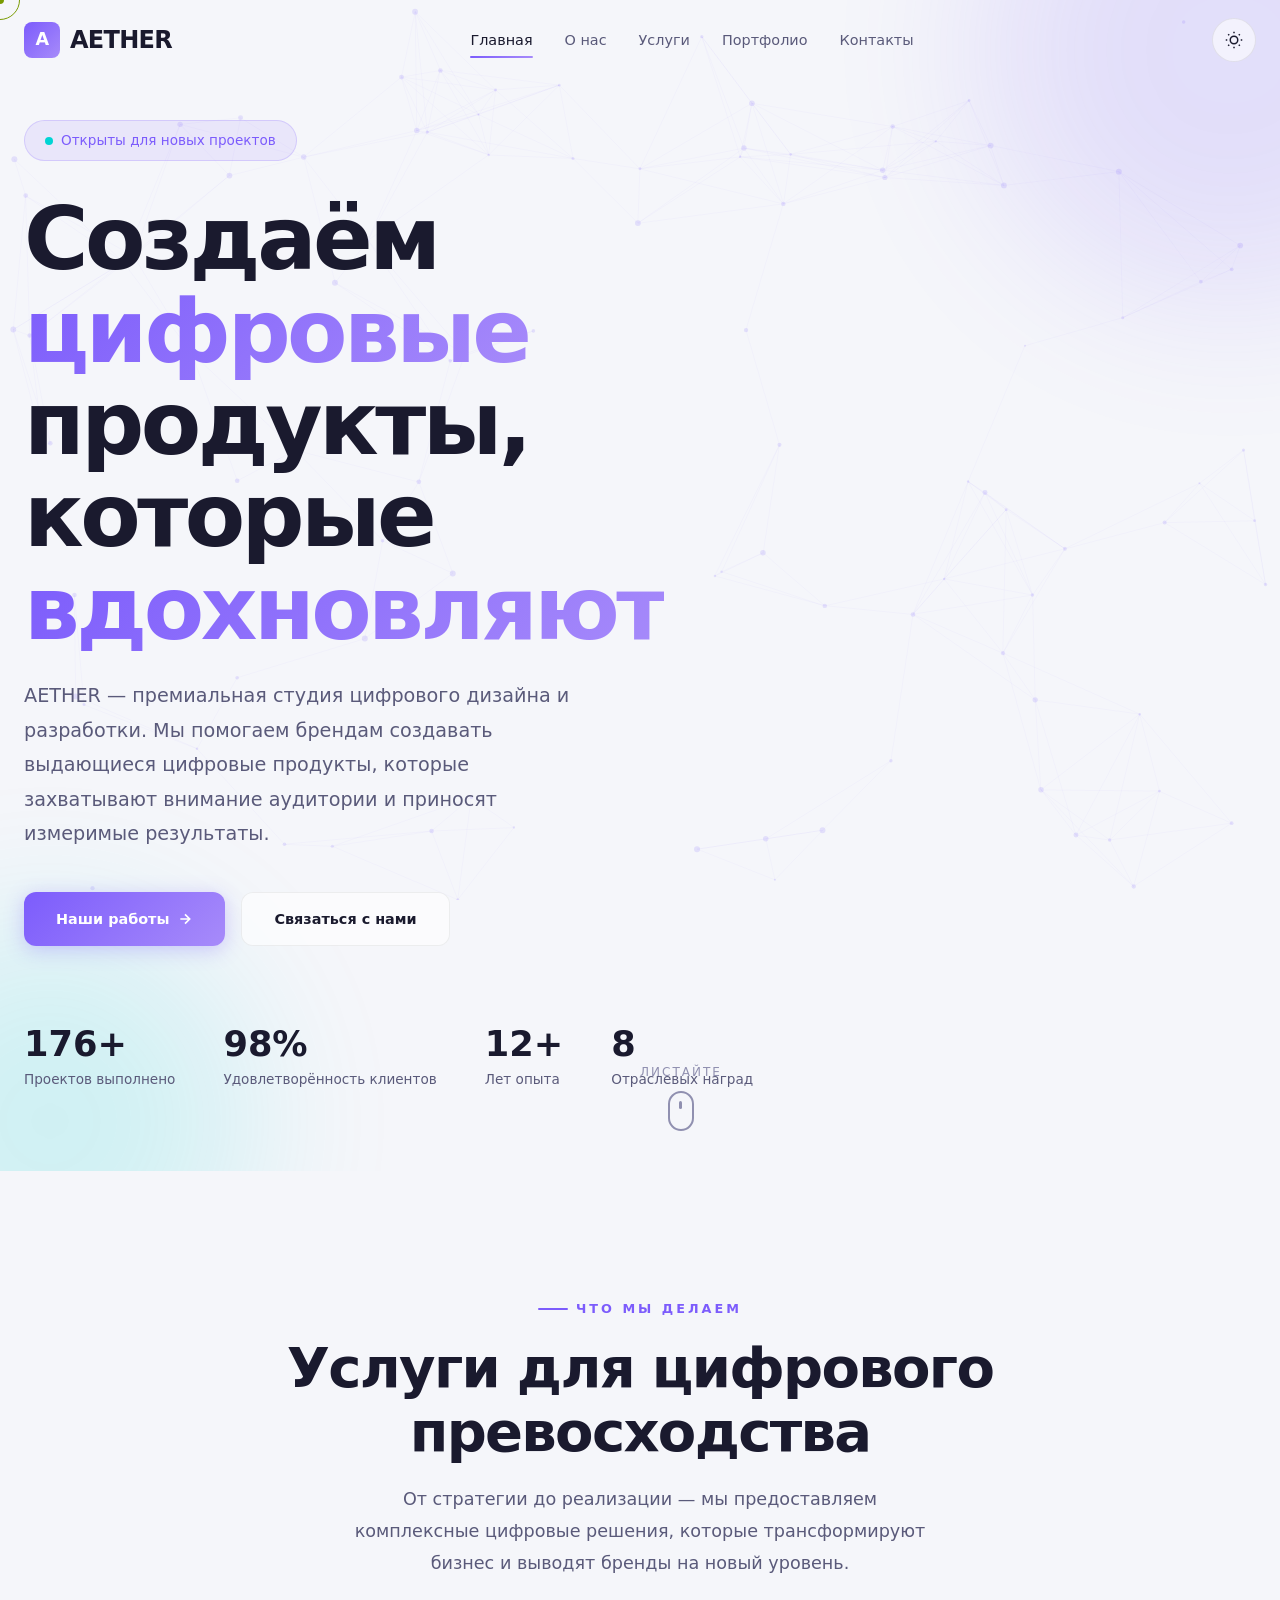
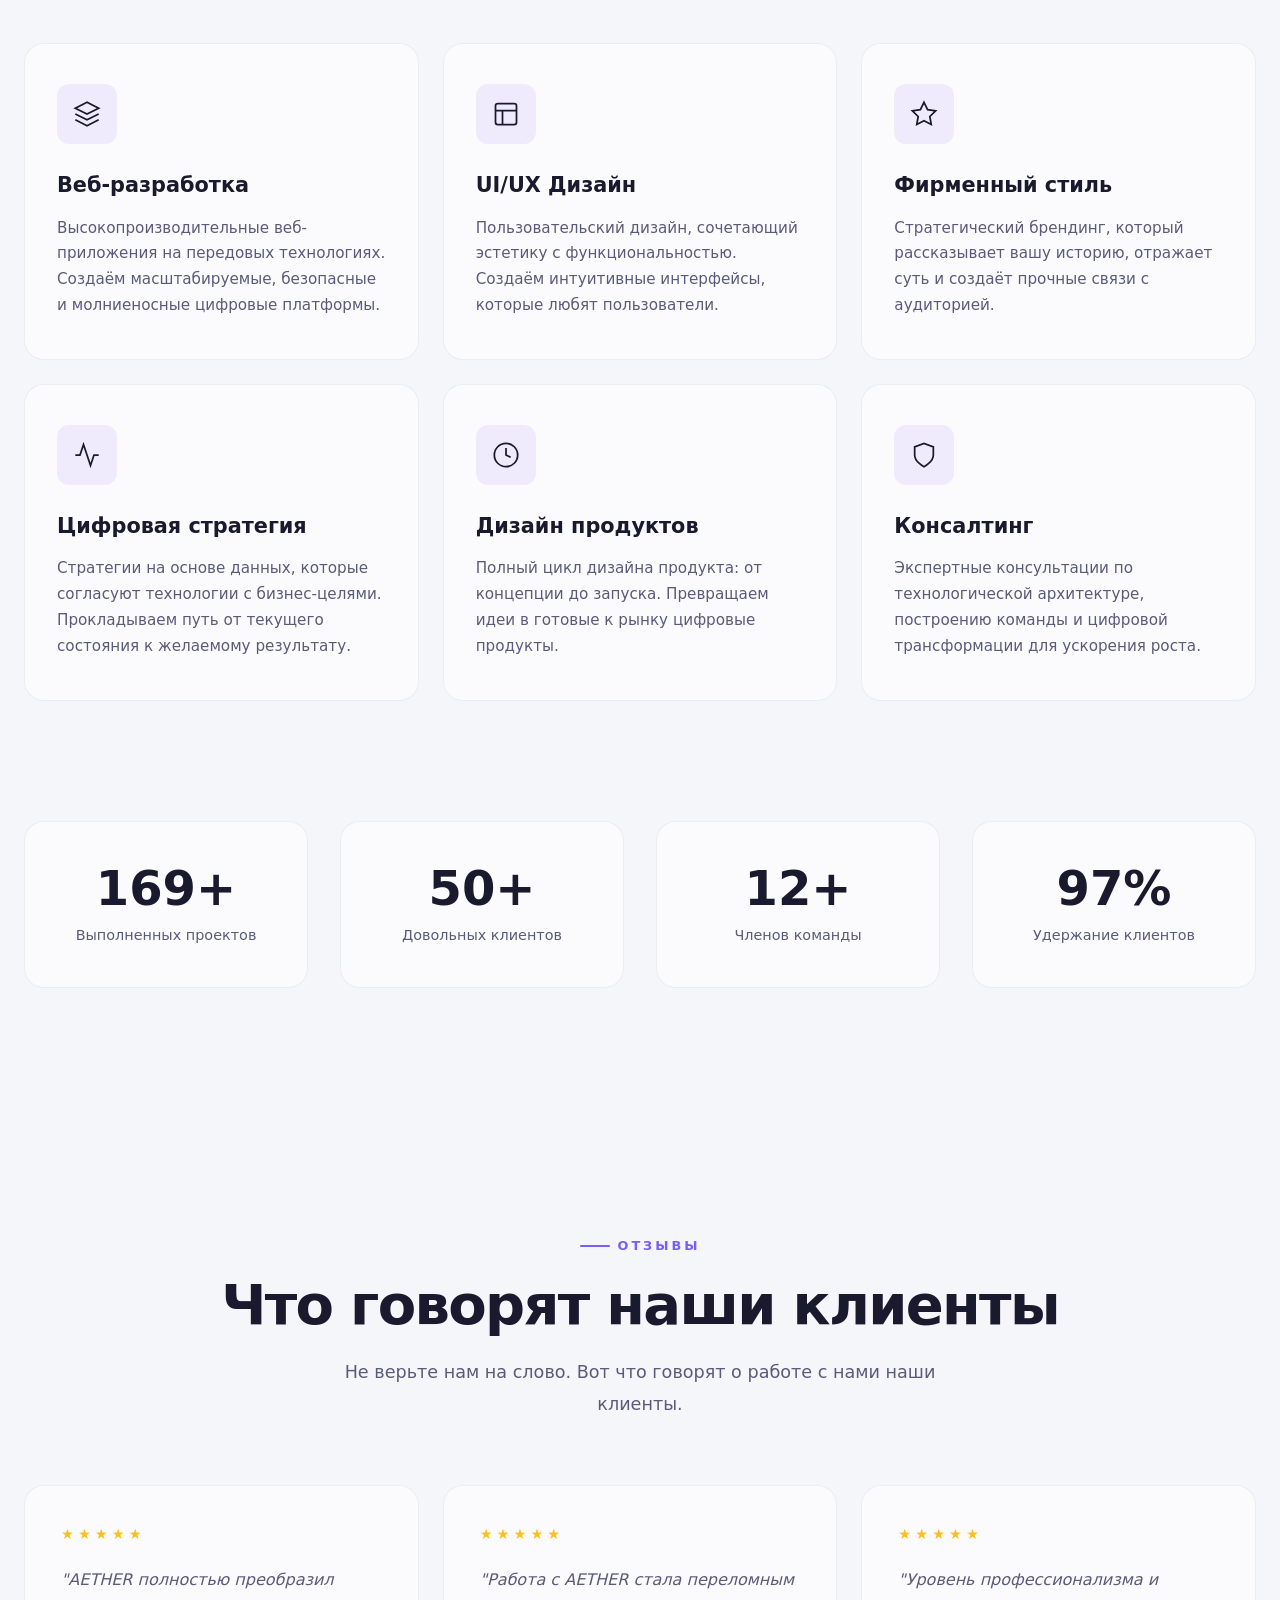
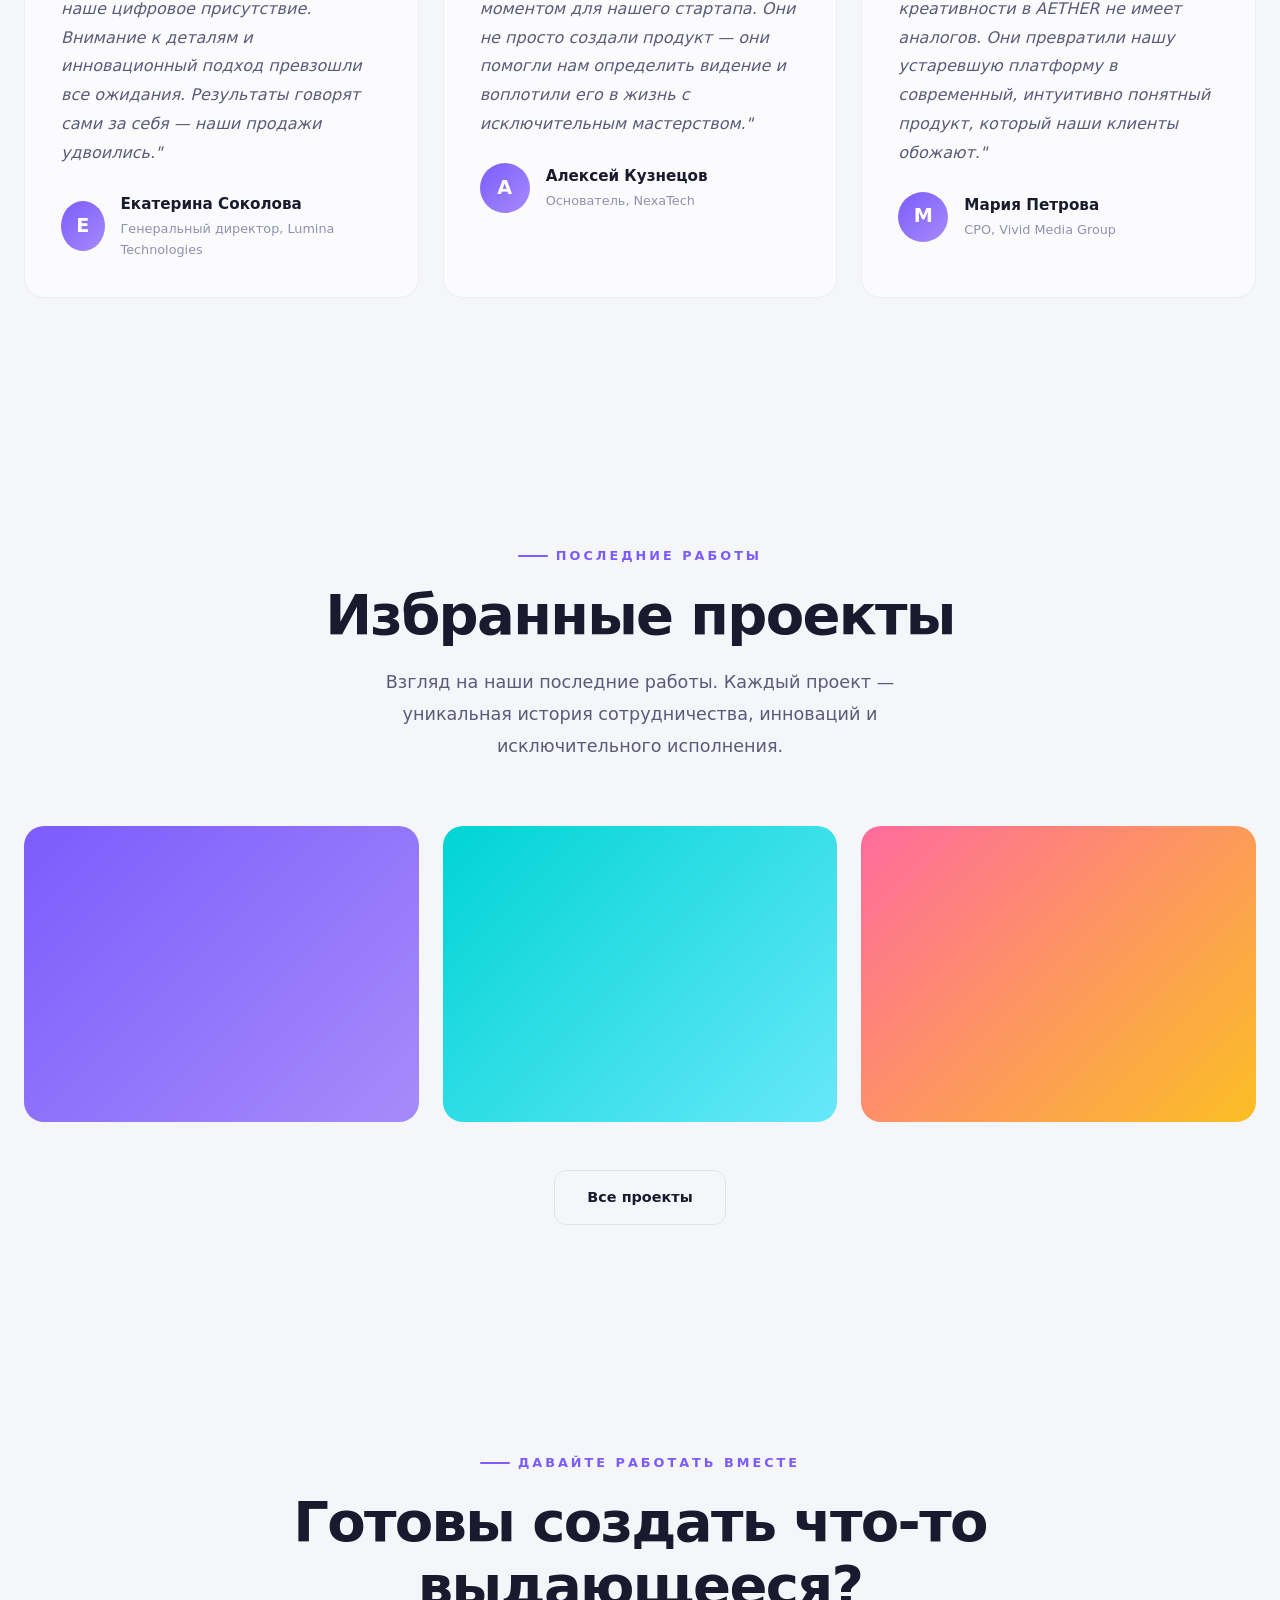
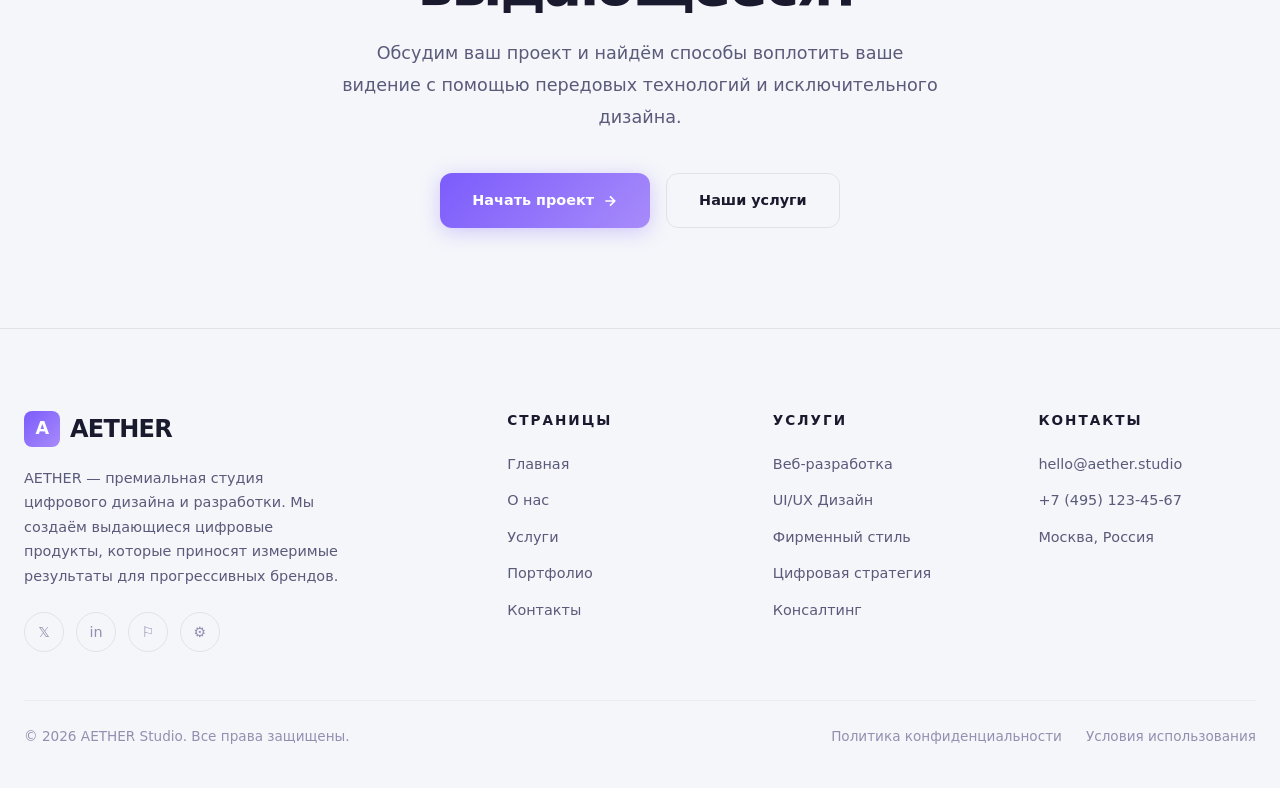
<file: aether/index.html>
<!DOCTYPE html>
<html lang="ru" data-theme="dark">
<head>
  <meta charset="UTF-8">
  <meta name="viewport" content="width=device-width, initial-scale=1.0">
  <meta name="description" content="AETHER Studio — премиальная студия цифрового дизайна и разработки. Создаём выдающиеся цифровые продукты для бизнеса.">
  <title>AETHER Studio — Создаём цифровые продукты, которые имеют значение</title>
  <link rel="stylesheet" href="css/style.css">
  <link rel="icon" type="image/svg+xml" href="data:image/svg+xml,<svg xmlns='http://www.w3.org/2000/svg' viewBox='0 0 32 32'><rect width='32' height='32' rx='6' fill='%237c5cfc'/><text x='50%25' y='55%25' dominant-baseline='middle' text-anchor='middle' fill='white' font-size='18' font-weight='bold'>A</text></svg>">
</head>
<body>

  <div class="page-transition">
    <div class="loader"></div>
  </div>

  <div class="cursor-dot"></div>
  <div class="cursor-ring"></div>

  <canvas id="particles-canvas"></canvas>

  <header class="header">
    <div class="header-inner">
      <a href="index.html" class="logo">
        <span class="logo-icon">A</span>
        AETHER
      </a>
      <nav class="nav-links">
        <a href="index.html" class="active">Главная</a>
        <a href="about.html">О нас</a>
        <a href="services.html">Услуги</a>
        <a href="portfolio.html">Портфолио</a>
        <a href="contact.html">Контакты</a>
      </nav>
      <div class="nav-actions">
        <button class="theme-toggle" aria-label="Переключить тему"></button>
        <button class="hamburger" aria-label="Меню">
          <span></span><span></span><span></span>
        </button>
      </div>
    </div>
  </header>

  <!-- Hero -->
  <section class="hero">
    <div class="hero-orb hero-orb-1"></div>
    <div class="hero-orb hero-orb-2"></div>
    <div class="container">
      <div class="hero-content">
        <div class="hero-badge">
          <span class="hero-badge-dot"></span>
          Открыты для новых проектов
        </div>
        <h1 class="hero-title">
          Создаём <span class="highlight">цифровые</span><br>
          продукты, которые <span class="highlight">вдохновляют</span>
        </h1>
        <p class="hero-subtitle">
          AETHER — премиальная студия цифрового дизайна и разработки. Мы помогаем брендам создавать выдающиеся цифровые продукты, которые захватывают внимание аудитории и приносят измеримые результаты.
        </p>
        <div class="hero-actions">
          <a href="portfolio.html" class="btn btn-primary">
            Наши работы
            <svg width="16" height="16" viewBox="0 0 24 24" fill="none" stroke="currentColor" stroke-width="2.5"><path d="M5 12h14M12 5l7 7-7 7"/></svg>
          </a>
          <a href="contact.html" class="btn btn-secondary">
            Связаться с нами
          </a>
        </div>
        <div class="hero-stats">
          <div class="hero-stat">
            <div class="hero-stat-value"><span data-counter="200" data-suffix="+">0</span></div>
            <div class="hero-stat-label">Проектов выполнено</div>
          </div>
          <div class="hero-stat">
            <div class="hero-stat-value"><span data-counter="98" data-suffix="%">0</span></div>
            <div class="hero-stat-label">Удовлетворённость клиентов</div>
          </div>
          <div class="hero-stat">
            <div class="hero-stat-value"><span data-counter="12" data-suffix="+">0</span></div>
            <div class="hero-stat-label">Лет опыта</div>
          </div>
          <div class="hero-stat">
            <div class="hero-stat-value"><span data-counter="8" data-suffix="">0</span></div>
            <div class="hero-stat-label">Отраслевых наград</div>
          </div>
        </div>
      </div>
    </div>
    <div class="hero-scroll-indicator">
      <span>Листайте</span>
      <div class="scroll-mouse">
        <div class="scroll-mouse-dot"></div>
      </div>
    </div>
  </section>

  <!-- Services Overview -->
  <section class="section" id="services">
    <div class="container">
      <div class="section-header reveal">
        <span class="section-label">Что мы делаем</span>
        <h2 class="section-title">Услуги для цифрового<br>превосходства</h2>
        <p class="section-subtitle">От стратегии до реализации — мы предоставляем комплексные цифровые решения, которые трансформируют бизнес и выводят бренды на новый уровень.</p>
      </div>
      <div class="services-grid">
        <div class="service-card reveal reveal-delay-1">
          <div class="service-icon">
            <svg width="28" height="28" viewBox="0 0 24 24" fill="none" stroke="currentColor" stroke-width="1.5"><path d="M12 2L2 7l10 5 10-5-10-5z"/><path d="M2 17l10 5 10-5"/><path d="M2 12l10 5 10-5"/></svg>
          </div>
          <h3 class="service-card-title">Веб-разработка</h3>
          <p class="service-card-desc">Высокопроизводительные веб-приложения на передовых технологиях. Создаём масштабируемые, безопасные и молниеносные цифровые платформы.</p>
        </div>
        <div class="service-card reveal reveal-delay-2">
          <div class="service-icon">
            <svg width="28" height="28" viewBox="0 0 24 24" fill="none" stroke="currentColor" stroke-width="1.5"><rect x="3" y="3" width="18" height="18" rx="2"/><path d="M3 9h18"/><path d="M9 21V9"/></svg>
          </div>
          <h3 class="service-card-title">UI/UX Дизайн</h3>
          <p class="service-card-desc">Пользовательский дизайн, сочетающий эстетику с функциональностью. Создаём интуитивные интерфейсы, которые любят пользователи.</p>
        </div>
        <div class="service-card reveal reveal-delay-3">
          <div class="service-icon">
            <svg width="28" height="28" viewBox="0 0 24 24" fill="none" stroke="currentColor" stroke-width="1.5"><polygon points="12 2 15.09 8.26 22 9.27 17 14.14 18.18 21.02 12 17.77 5.82 21.02 7 14.14 2 9.27 8.91 8.26 12 2"/></svg>
          </div>
          <h3 class="service-card-title">Фирменный стиль</h3>
          <p class="service-card-desc">Стратегический брендинг, который рассказывает вашу историю, отражает суть и создаёт прочные связи с аудиторией.</p>
        </div>
        <div class="service-card reveal reveal-delay-4">
          <div class="service-icon">
            <svg width="28" height="28" viewBox="0 0 24 24" fill="none" stroke="currentColor" stroke-width="1.5"><path d="M22 12h-4l-3 9L9 3l-3 9H2"/></svg>
          </div>
          <h3 class="service-card-title">Цифровая стратегия</h3>
          <p class="service-card-desc">Стратегии на основе данных, которые согласуют технологии с бизнес-целями. Прокладываем путь от текущего состояния к желаемому результату.</p>
        </div>
        <div class="service-card reveal reveal-delay-5">
          <div class="service-icon">
            <svg width="28" height="28" viewBox="0 0 24 24" fill="none" stroke="currentColor" stroke-width="1.5"><circle cx="12" cy="12" r="10"/><path d="M12 6v6l4 2"/></svg>
          </div>
          <h3 class="service-card-title">Дизайн продуктов</h3>
          <p class="service-card-desc">Полный цикл дизайна продукта: от концепции до запуска. Превращаем идеи в готовые к рынку цифровые продукты.</p>
        </div>
        <div class="service-card reveal reveal-delay-5">
          <div class="service-icon">
            <svg width="28" height="28" viewBox="0 0 24 24" fill="none" stroke="currentColor" stroke-width="1.5"><path d="M12 22s8-4 8-10V5l-8-3-8 3v7c0 6 8 10 8 10z"/></svg>
          </div>
          <h3 class="service-card-title">Консалтинг</h3>
          <p class="service-card-desc">Экспертные консультации по технологической архитектуре, построению команды и цифровой трансформации для ускорения роста.</p>
        </div>
      </div>
    </div>
  </section>

  <!-- Stats Section -->
  <section class="section" style="padding-top: 0;">
    <div class="container">
      <div class="stats-grid reveal">
        <div class="stat-item">
          <div class="stat-number"><span data-counter="200" data-suffix="+">0</span></div>
          <div class="stat-label">Выполненных проектов</div>
        </div>
        <div class="stat-item">
          <div class="stat-number"><span data-counter="50" data-suffix="+">0</span></div>
          <div class="stat-label">Довольных клиентов</div>
        </div>
        <div class="stat-item">
          <div class="stat-number"><span data-counter="12" data-suffix="+">0</span></div>
          <div class="stat-label">Членов команды</div>
        </div>
        <div class="stat-item">
          <div class="stat-number"><span data-counter="98" data-suffix="%">0</span></div>
          <div class="stat-label">Удержание клиентов</div>
        </div>
      </div>
    </div>
  </section>

  <!-- Testimonials -->
  <section class="section">
    <div class="container">
      <div class="section-header reveal">
        <span class="section-label">Отзывы</span>
        <h2 class="section-title">Что говорят наши клиенты</h2>
        <p class="section-subtitle">Не верьте нам на слово. Вот что говорят о работе с нами наши клиенты.</p>
      </div>
      <div class="testimonials-grid">
        <div class="testimonial-card reveal reveal-delay-1">
          <div class="testimonial-stars">
            <span>&#9733;</span><span>&#9733;</span><span>&#9733;</span><span>&#9733;</span><span>&#9733;</span>
          </div>
          <p class="testimonial-text">"AETHER полностью преобразил наше цифровое присутствие. Внимание к деталям и инновационный подход превзошли все ожидания. Результаты говорят сами за себя — наши продажи удвоились."</p>
          <div class="testimonial-author">
            <div class="testimonial-avatar">Е</div>
            <div>
              <div class="testimonial-name">Екатерина Соколова</div>
              <div class="testimonial-role">Генеральный директор, Lumina Technologies</div>
            </div>
          </div>
        </div>
        <div class="testimonial-card reveal reveal-delay-2">
          <div class="testimonial-stars">
            <span>&#9733;</span><span>&#9733;</span><span>&#9733;</span><span>&#9733;</span><span>&#9733;</span>
          </div>
          <p class="testimonial-text">"Работа с AETHER стала переломным моментом для нашего стартапа. Они не просто создали продукт — они помогли нам определить видение и воплотили его в жизнь с исключительным мастерством."</p>
          <div class="testimonial-author">
            <div class="testimonial-avatar">А</div>
            <div>
              <div class="testimonial-name">Алексей Кузнецов</div>
              <div class="testimonial-role">Основатель, NexaTech</div>
            </div>
          </div>
        </div>
        <div class="testimonial-card reveal reveal-delay-3">
          <div class="testimonial-stars">
            <span>&#9733;</span><span>&#9733;</span><span>&#9733;</span><span>&#9733;</span><span>&#9733;</span>
          </div>
          <p class="testimonial-text">"Уровень профессионализма и креативности в AETHER не имеет аналогов. Они превратили нашу устаревшую платформу в современный, интуитивно понятный продукт, который наши клиенты обожают."</p>
          <div class="testimonial-author">
            <div class="testimonial-avatar">М</div>
            <div>
              <div class="testimonial-name">Мария Петрова</div>
              <div class="testimonial-role">CPO, Vivid Media Group</div>
            </div>
          </div>
        </div>
      </div>
    </div>
  </section>

  <!-- Featured Projects Preview -->
  <section class="section">
    <div class="container">
      <div class="section-header reveal">
        <span class="section-label">Последние работы</span>
        <h2 class="section-title">Избранные проекты</h2>
        <p class="section-subtitle">Взгляд на наши последние работы. Каждый проект — уникальная история сотрудничества, инноваций и исключительного исполнения.</p>
      </div>
      <div class="portfolio-grid">
        <div class="portfolio-item reveal reveal-delay-1" data-category="web" data-title="Lumina Dashboard" data-category-name="Веб-приложение" data-description="Многофункциональная аналитическая панель с визуализацией данных в реальном времени, управлением пользователями и расширенной отчётностью для компании из списка Fortune 500." data-client="Lumina Technologies" data-year="2026" data-tech="React, Node.js, D3.js, AWS" data-gradient="linear-gradient(135deg, #7c5cfc, #a78bfa)">
          <div class="portfolio-item-bg" style="background: linear-gradient(135deg, #7c5cfc, #a78bfa);"></div>
          <div class="portfolio-overlay">
            <span class="portfolio-overlay-category">Веб-приложение</span>
            <h3 class="portfolio-overlay-title">Lumina Dashboard</h3>
            <p class="portfolio-overlay-desc">Аналитическая платформа реального времени</p>
          </div>
        </div>
        <div class="portfolio-item reveal reveal-delay-2" data-category="design" data-title="Ребрендинг NexaTech" data-category-name="Фирменный стиль" data-description="Полный ребрендинг, включающий визуальную идентичность, дизайн-систему, редизайн сайта и маркетинговые материалы для быстрорастущего технологического стартапа." data-client="NexaTech" data-year="2026" data-tech="Figma, Illustrator, After Effects" data-gradient="linear-gradient(135deg, #00d4d4, #67e8f9)">
          <div class="portfolio-item-bg" style="background: linear-gradient(135deg, #00d4d4, #67e8f9);"></div>
          <div class="portfolio-overlay">
            <span class="portfolio-overlay-category">Фирменный стиль</span>
            <h3 class="portfolio-overlay-title">Ребрендинг NexaTech</h3>
            <p class="portfolio-overlay-desc">Полная трансформация бренда</p>
          </div>
        </div>
        <div class="portfolio-item reveal reveal-delay-3" data-category="web" data-title="Vivid Media Platform" data-category-name="Веб-платформа" data-description="Платформа управления контентом и дистрибуции с AI-рекомендациями, мультитенантной архитектурой и функциями совместной работы в реальном времени." data-client="Vivid Media Group" data-year="2025" data-tech="Next.js, Python, PostgreSQL, Redis" data-gradient="linear-gradient(135deg, #ff6b9d, #fbbf24)">
          <div class="portfolio-item-bg" style="background: linear-gradient(135deg, #ff6b9d, #fbbf24);"></div>
          <div class="portfolio-overlay">
            <span class="portfolio-overlay-category">Веб-платформа</span>
            <h3 class="portfolio-overlay-title">Vivid Media Platform</h3>
            <p class="portfolio-overlay-desc">Контент-экосистема с AI</p>
          </div>
        </div>
      </div>
      <div class="text-center mt-48 reveal">
        <a href="portfolio.html" class="btn btn-outline">Все проекты</a>
      </div>
    </div>
  </section>

  <!-- CTA Section -->
  <section class="cta-section section">
    <div class="container">
      <div class="reveal">
        <span class="section-label" style="justify-content: center;">Давайте работать вместе</span>
        <h2 class="section-title">Готовы создать что-то<br>выдающееся?</h2>
        <p class="section-subtitle">Обсудим ваш проект и найдём способы воплотить ваше видение с помощью передовых технологий и исключительного дизайна.</p>
        <div class="cta-actions">
          <a href="contact.html" class="btn btn-primary">
            Начать проект
            <svg width="16" height="16" viewBox="0 0 24 24" fill="none" stroke="currentColor" stroke-width="2.5"><path d="M5 12h14M12 5l7 7-7 7"/></svg>
          </a>
          <a href="services.html" class="btn btn-outline">Наши услуги</a>
        </div>
      </div>
    </div>
  </section>

  <!-- Footer -->
  <footer class="footer">
    <div class="container">
      <div class="footer-grid">
        <div class="footer-brand">
          <a href="index.html" class="logo">
            <span class="logo-icon">A</span>
            AETHER
          </a>
          <p class="footer-description">AETHER — премиальная студия цифрового дизайна и разработки. Мы создаём выдающиеся цифровые продукты, которые приносят измеримые результаты для прогрессивных брендов.</p>
          <div class="footer-social">
            <a href="#" aria-label="Twitter">&#120143;</a>
            <a href="#" aria-label="LinkedIn">in</a>
            <a href="#" aria-label="Dribbble">&#9872;</a>
            <a href="#" aria-label="GitHub">&#9881;</a>
          </div>
        </div>
        <div>
          <h4 class="footer-column-title">Страницы</h4>
          <div class="footer-links">
            <a href="index.html">Главная</a>
            <a href="about.html">О нас</a>
            <a href="services.html">Услуги</a>
            <a href="portfolio.html">Портфолио</a>
            <a href="contact.html">Контакты</a>
          </div>
        </div>
        <div>
          <h4 class="footer-column-title">Услуги</h4>
          <div class="footer-links">
            <a href="services.html">Веб-разработка</a>
            <a href="services.html">UI/UX Дизайн</a>
            <a href="services.html">Фирменный стиль</a>
            <a href="services.html">Цифровая стратегия</a>
            <a href="services.html">Консалтинг</a>
          </div>
        </div>
        <div>
          <h4 class="footer-column-title">Контакты</h4>
          <div class="footer-links">
            <a href="mailto:hello@aether.studio">hello@aether.studio</a>
            <a href="tel:+74951234567">+7 (495) 123-45-67</a>
            <a href="#">Москва, Россия</a>
          </div>
        </div>
      </div>
      <div class="footer-bottom">
        <span class="footer-copyright">&copy; 2026 AETHER Studio. Все права защищены.</span>
        <div class="footer-bottom-links">
          <a href="#">Политика конфиденциальности</a>
          <a href="#">Условия использования</a>
        </div>
      </div>
    </div>
  </footer>

  <script src="js/script.js"></script>
</body>
</html>
</file>
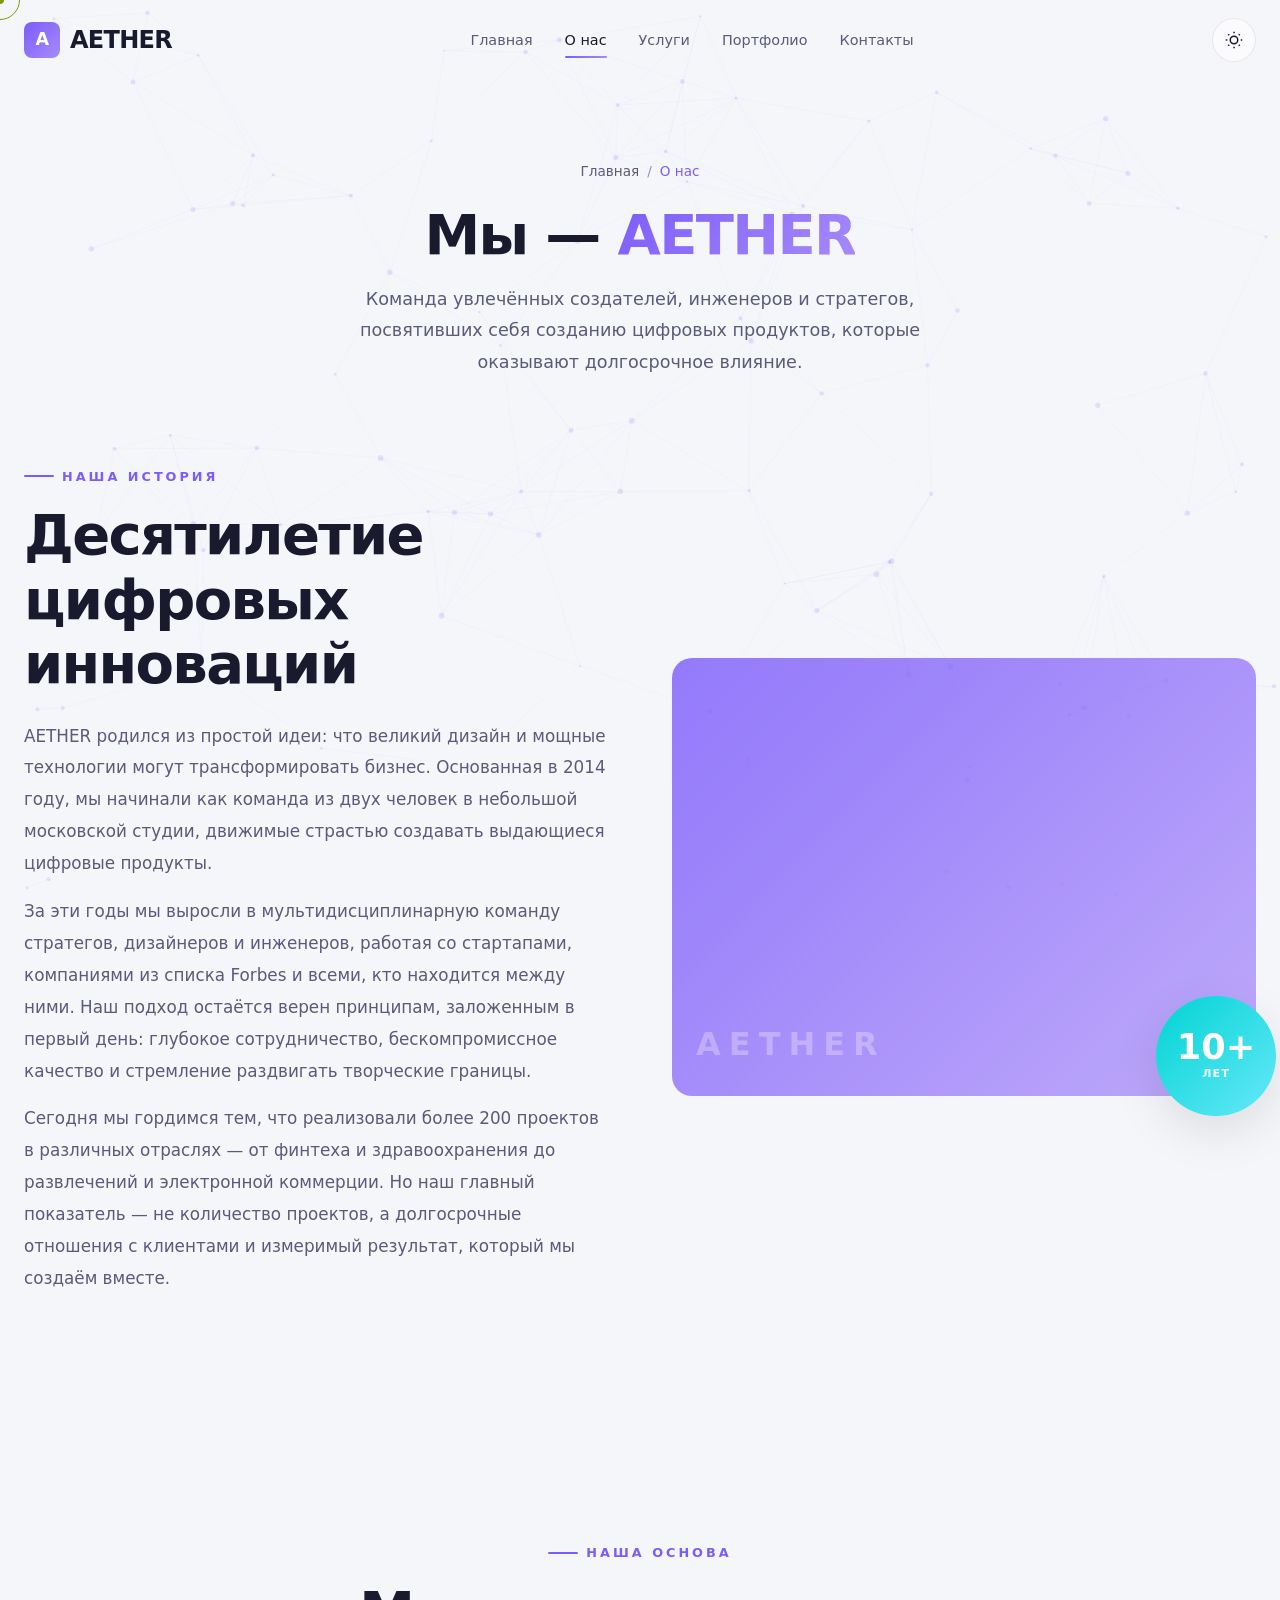
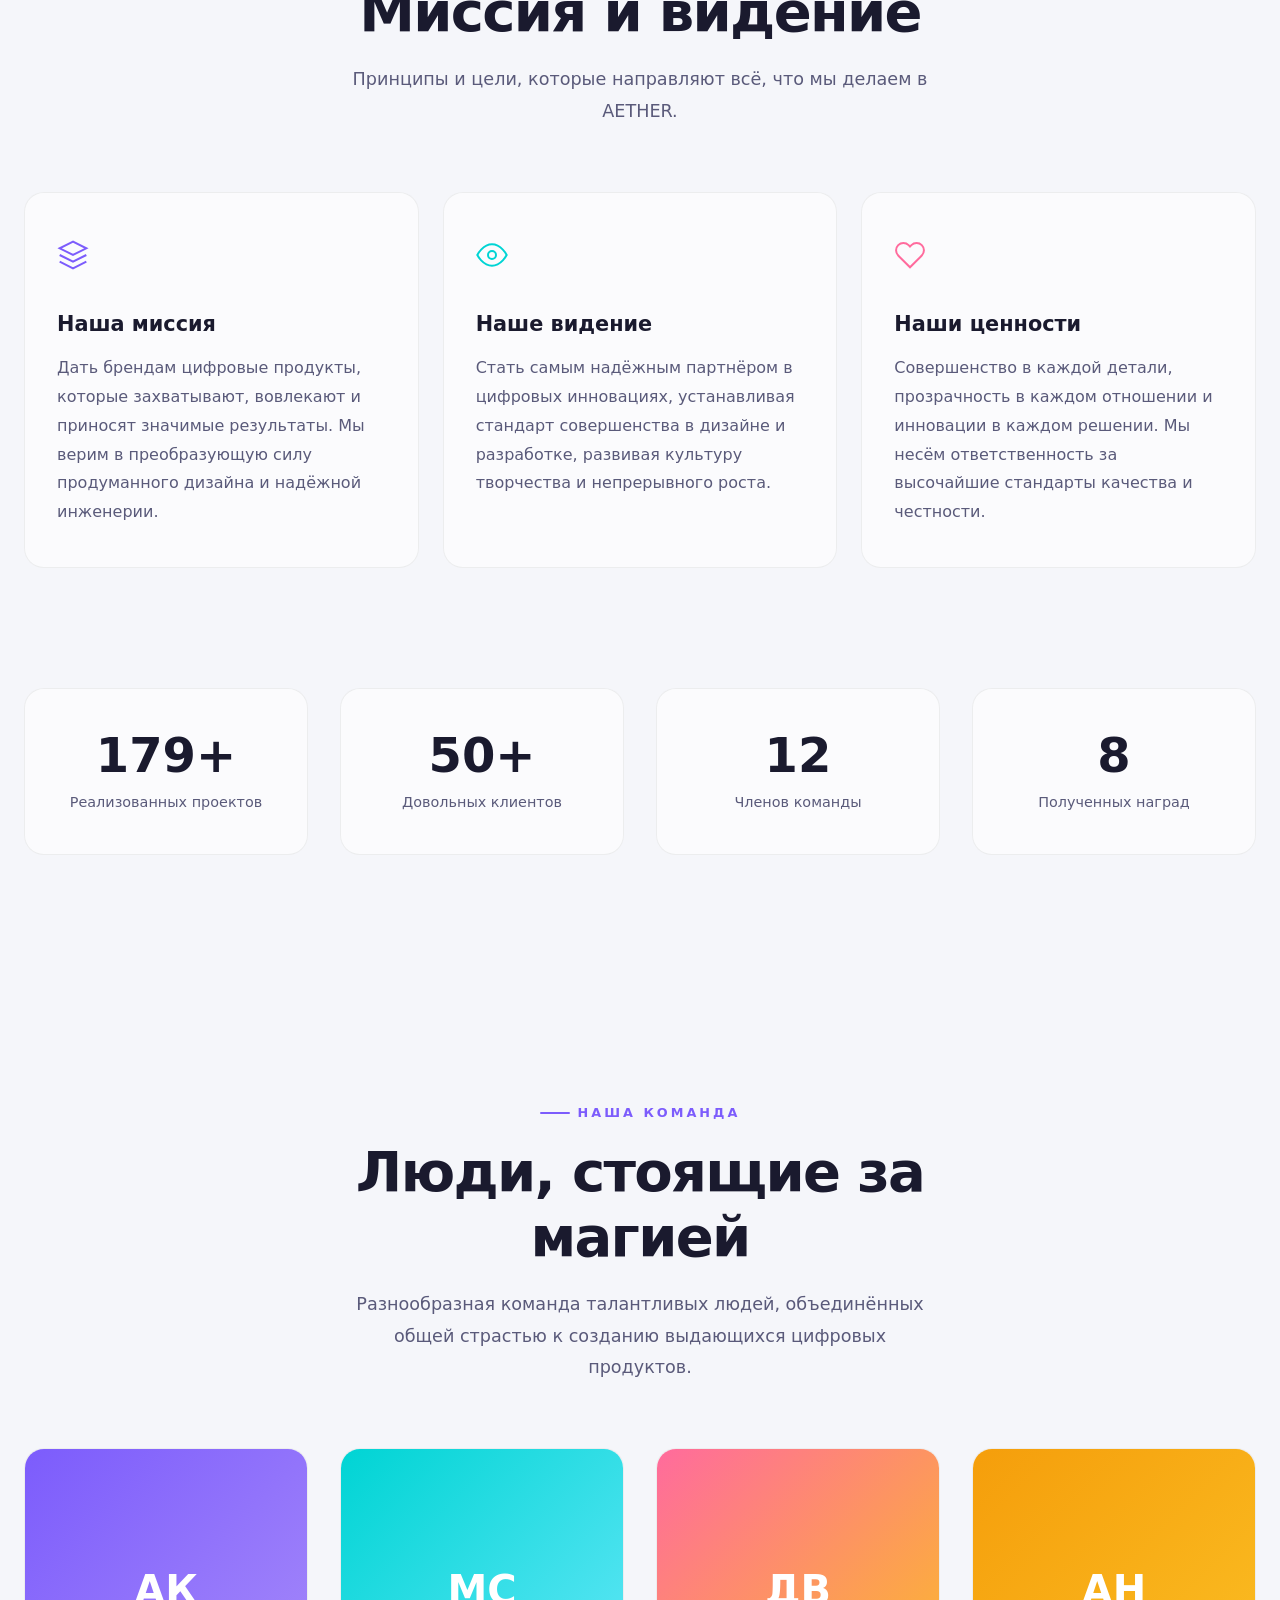
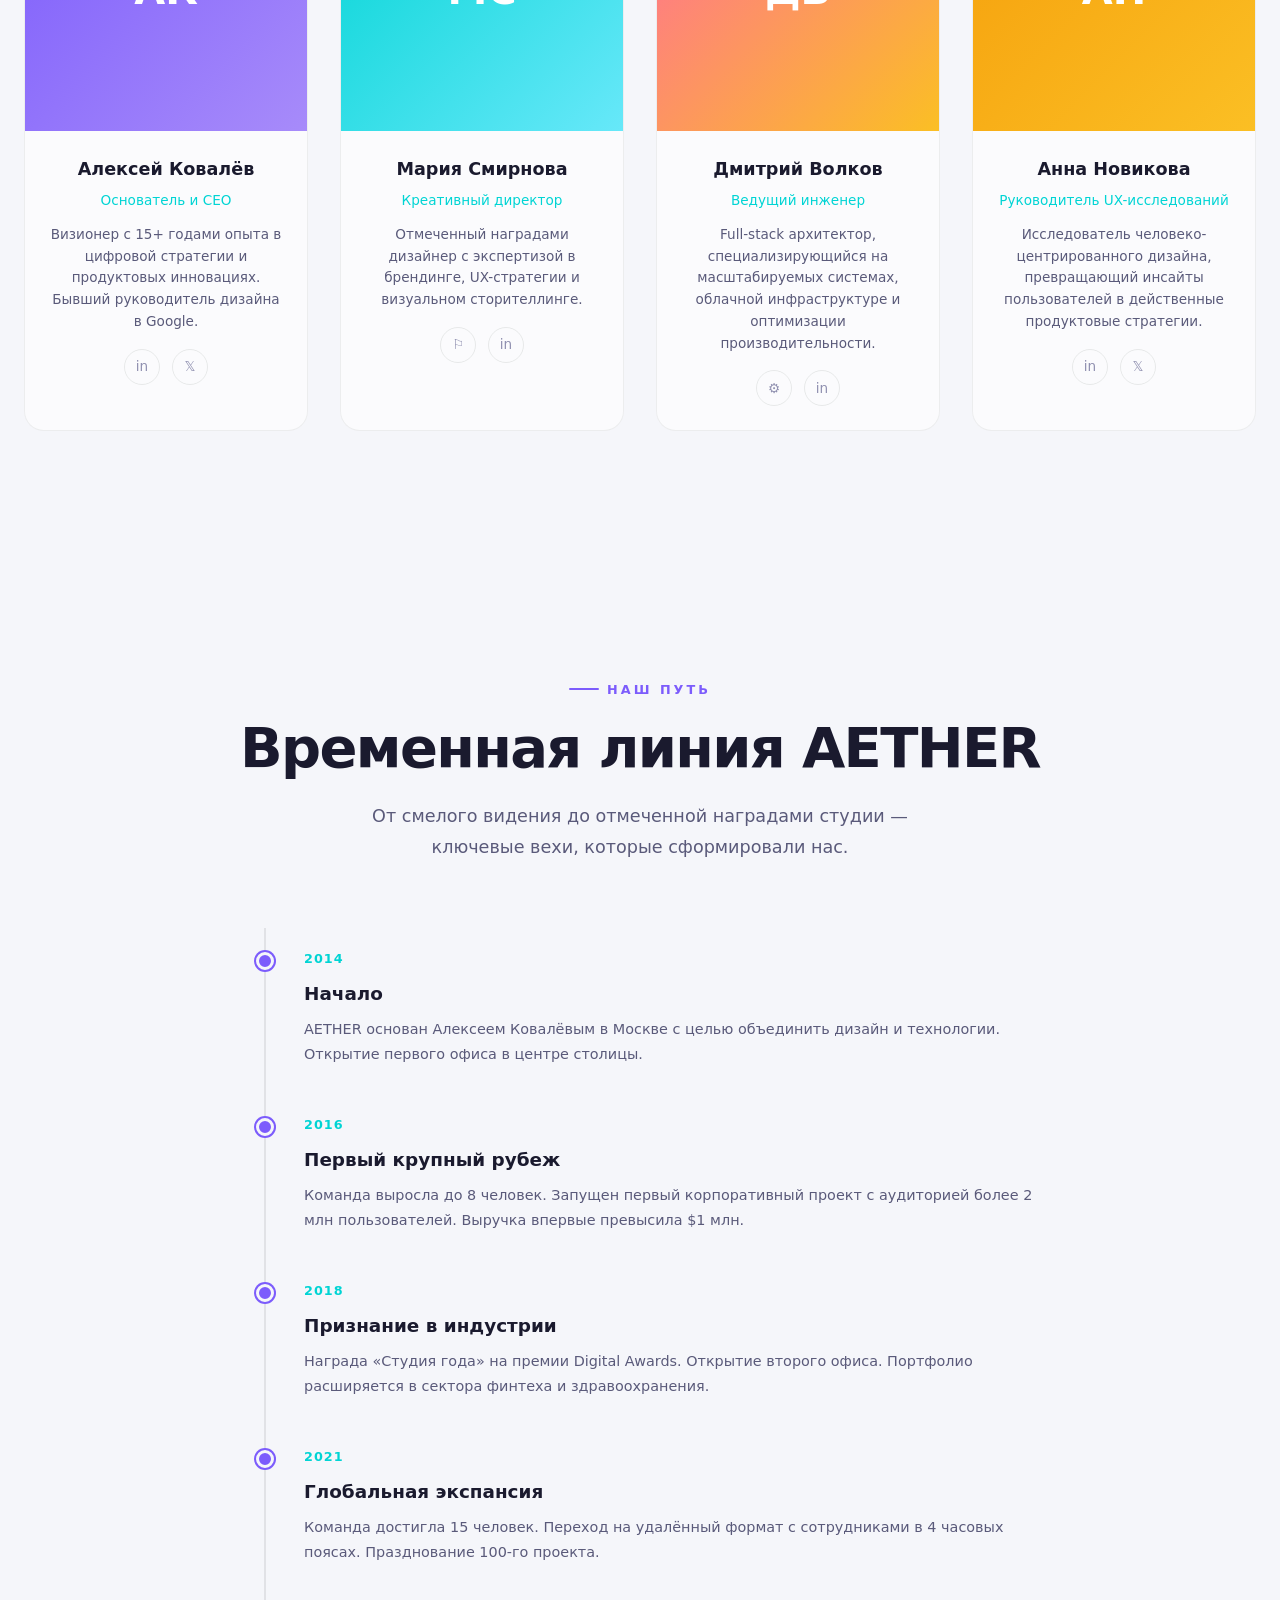
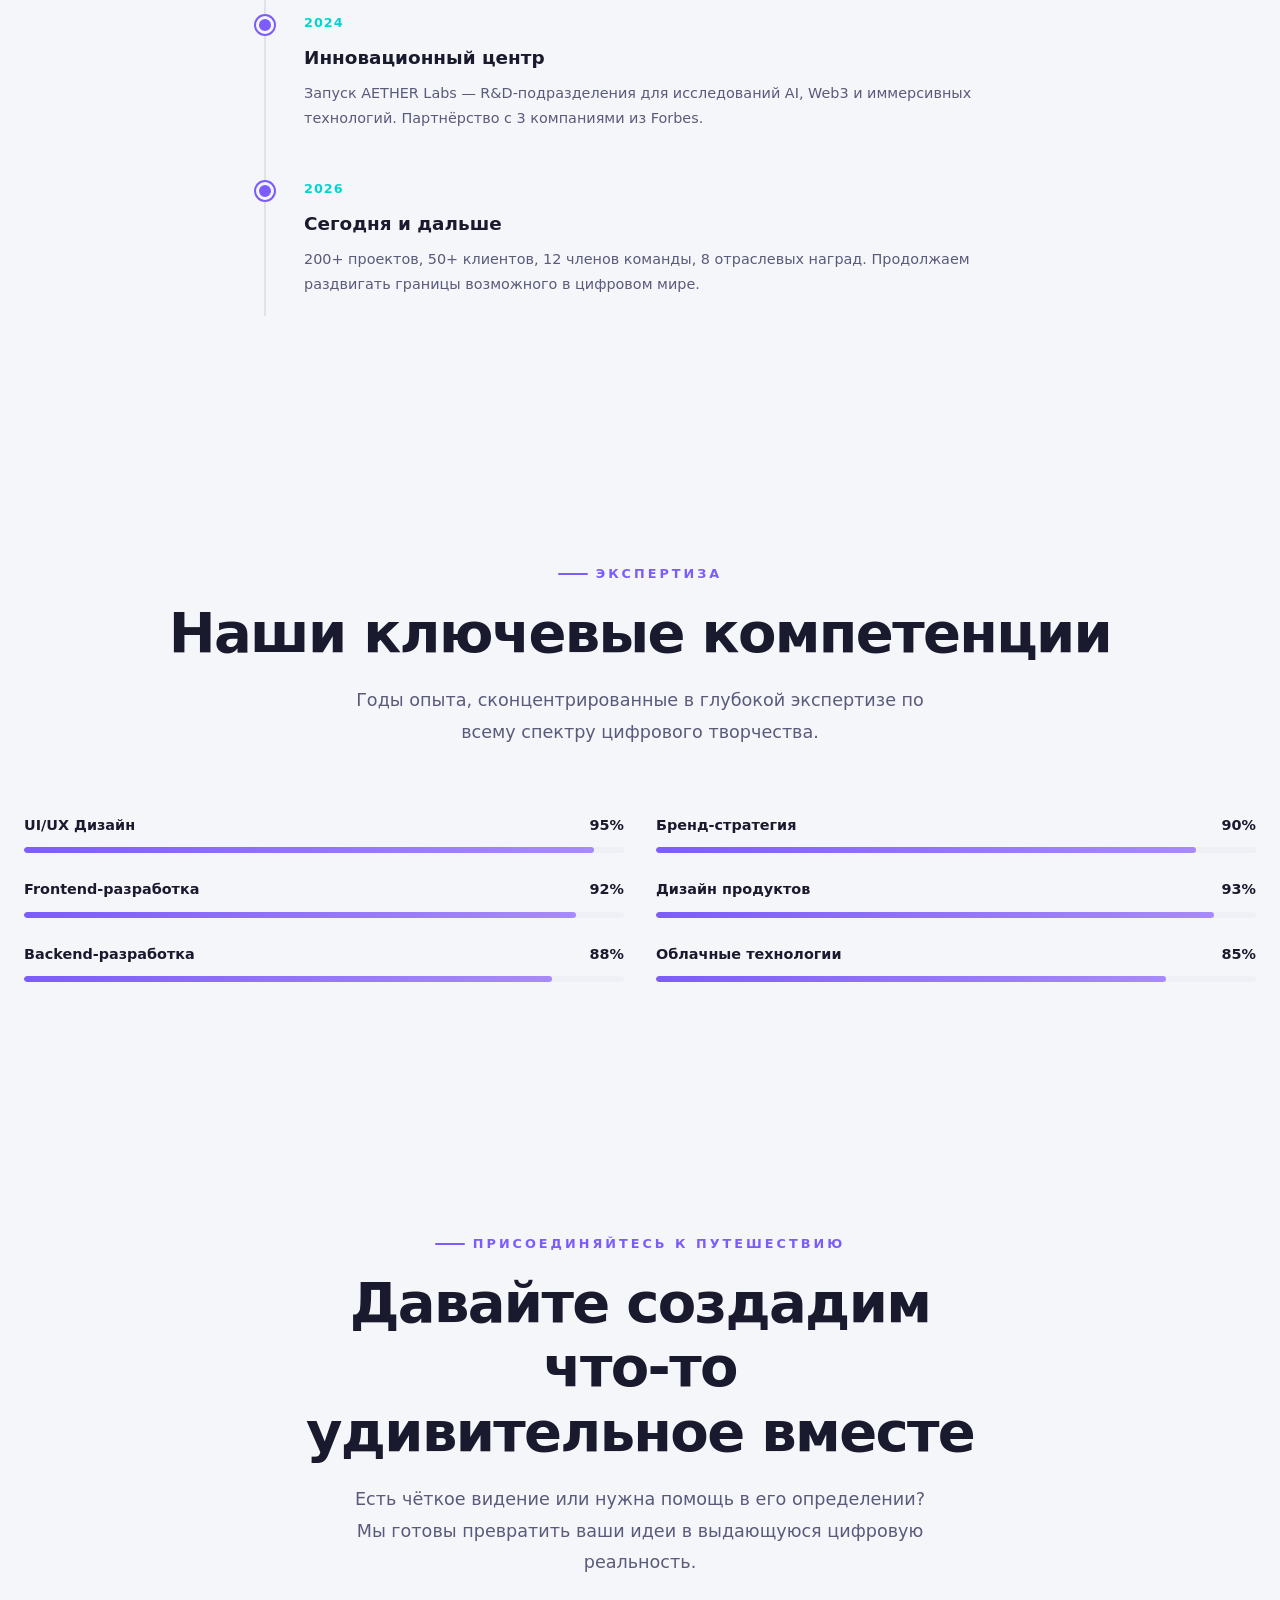
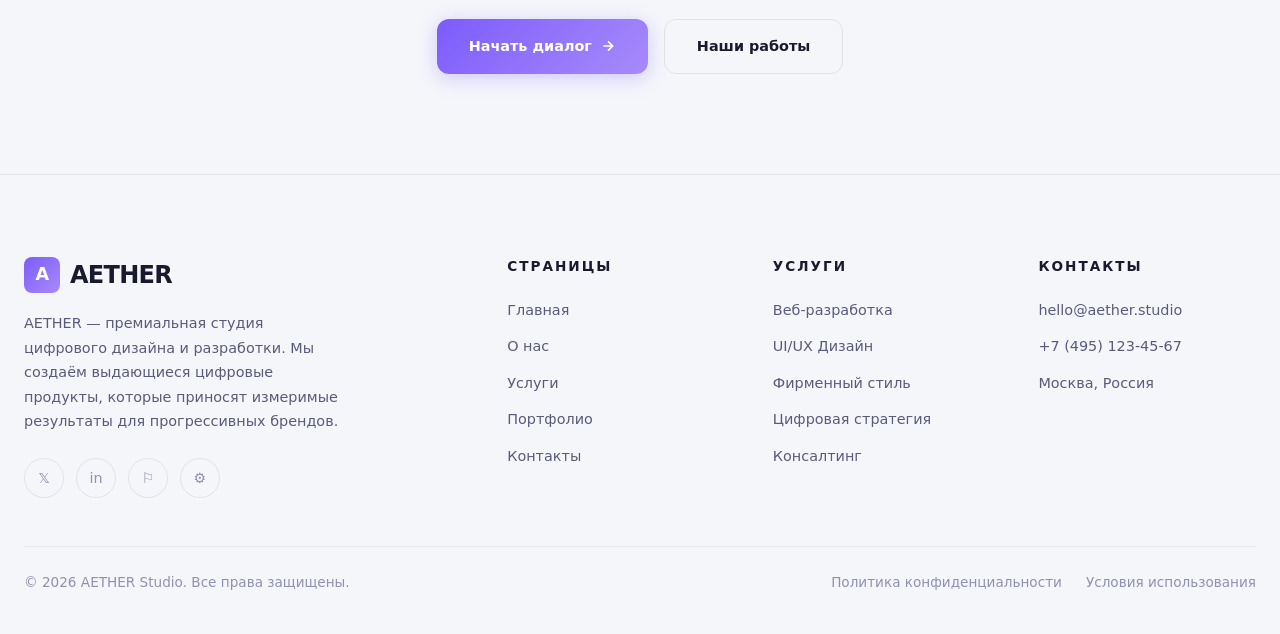
<file: aether/about.html>
<!DOCTYPE html>
<html lang="ru" data-theme="dark">
<head>
  <meta charset="UTF-8">
  <meta name="viewport" content="width=device-width, initial-scale=1.0">
  <meta name="description" content="Узнайте о AETHER Studio — наша история, команда, миссия и ценности, которые вдохновляют нас создавать выдающиеся цифровые продукты.">
  <title>О нас — AETHER Studio</title>
  <link rel="stylesheet" href="css/style.css">
  <link rel="icon" type="image/svg+xml" href="data:image/svg+xml,<svg xmlns='http://www.w3.org/2000/svg' viewBox='0 0 32 32'><rect width='32' height='32' rx='6' fill='%237c5cfc'/><text x='50%25' y='55%25' dominant-baseline='middle' text-anchor='middle' fill='white' font-size='18' font-weight='bold'>A</text></svg>">
</head>
<body>

  <div class="page-transition">
    <div class="loader"></div>
  </div>

  <div class="cursor-dot"></div>
  <div class="cursor-ring"></div>

  <canvas id="particles-canvas"></canvas>

  <header class="header">
    <div class="header-inner">
      <a href="index.html" class="logo">
        <span class="logo-icon">A</span>
        AETHER
      </a>
      <nav class="nav-links">
        <a href="index.html">Главная</a>
        <a href="about.html" class="active">О нас</a>
        <a href="services.html">Услуги</a>
        <a href="portfolio.html">Портфолио</a>
        <a href="contact.html">Контакты</a>
      </nav>
      <div class="nav-actions">
        <button class="theme-toggle"></button>
        <button class="hamburger" aria-label="Меню">
          <span></span><span></span><span></span>
        </button>
      </div>
    </div>
  </header>

  <!-- Page Header -->
  <section class="page-header">
    <div class="container">
      <div class="page-breadcrumb">
        <a href="index.html">Главная</a> / <span>О нас</span>
      </div>
      <h1 class="section-title">Мы — <span class="text-gradient">AETHER</span></h1>
      <p class="section-subtitle">Команда увлечённых создателей, инженеров и стратегов, посвятивших себя созданию цифровых продуктов, которые оказывают долгосрочное влияние.</p>
    </div>
  </section>

  <!-- Our Story -->
  <section class="section" style="padding-top: 0;">
    <div class="container">
      <div class="about-story">
        <div class="about-story-content reveal">
          <span class="section-label">Наша история</span>
          <h2 class="section-title">Десятилетие цифровых<br>инноваций</h2>
          <div class="about-story-text">
            <p>AETHER родился из простой идеи: что великий дизайн и мощные технологии могут трансформировать бизнес. Основанная в 2014 году, мы начинали как команда из двух человек в небольшой московской студии, движимые страстью создавать выдающиеся цифровые продукты.</p>
            <p>За эти годы мы выросли в мультидисциплинарную команду стратегов, дизайнеров и инженеров, работая со стартапами, компаниями из списка Forbes и всеми, кто находится между ними. Наш подход остаётся верен принципам, заложенным в первый день: глубокое сотрудничество, бескомпромиссное качество и стремление раздвигать творческие границы.</p>
            <p>Сегодня мы гордимся тем, что реализовали более 200 проектов в различных отраслях — от финтеха и здравоохранения до развлечений и электронной коммерции. Но наш главный показатель — не количество проектов, а долгосрочные отношения с клиентами и измеримый результат, который мы создаём вместе.</p>
          </div>
        </div>
        <div class="about-visual reveal-right">
          <div class="about-visual-box"></div>
          <div class="about-experience-badge">
            <span class="number">10+</span>
            <span class="label">Лет</span>
          </div>
        </div>
      </div>
    </div>
  </section>

  <!-- Mission / Vision -->
  <section class="section">
    <div class="container">
      <div class="section-header reveal">
        <span class="section-label">Наша основа</span>
        <h2 class="section-title">Миссия и видение</h2>
        <p class="section-subtitle">Принципы и цели, которые направляют всё, что мы делаем в AETHER.</p>
      </div>
      <div class="mission-grid">
        <div class="mission-card reveal reveal-delay-1">
          <div class="mission-icon">
            <svg width="32" height="32" viewBox="0 0 24 24" fill="none" stroke="var(--accent-primary)" stroke-width="1.5"><path d="M12 2L2 7l10 5 10-5-10-5z"/><path d="M2 17l10 5 10-5"/><path d="M2 12l10 5 10-5"/></svg>
          </div>
          <h3 class="mission-title">Наша миссия</h3>
          <p class="mission-text">Дать брендам цифровые продукты, которые захватывают, вовлекают и приносят значимые результаты. Мы верим в преобразующую силу продуманного дизайна и надёжной инженерии.</p>
        </div>
        <div class="mission-card reveal reveal-delay-2">
          <div class="mission-icon">
            <svg width="32" height="32" viewBox="0 0 24 24" fill="none" stroke="var(--accent-secondary)" stroke-width="1.5"><path d="M1 12s4-8 11-8 11 8 11 8-4 8-11 8-11-8-11-8z"/><circle cx="12" cy="12" r="3"/></svg>
          </div>
          <h3 class="mission-title">Наше видение</h3>
          <p class="mission-text">Стать самым надёжным партнёром в цифровых инновациях, устанавливая стандарт совершенства в дизайне и разработке, развивая культуру творчества и непрерывного роста.</p>
        </div>
        <div class="mission-card reveal reveal-delay-3">
          <div class="mission-icon">
            <svg width="32" height="32" viewBox="0 0 24 24" fill="none" stroke="var(--accent-tertiary)" stroke-width="1.5"><path d="M20.84 4.61a5.5 5.5 0 0 0-7.78 0L12 5.67l-1.06-1.06a5.5 5.5 0 0 0-7.78 7.78l1.06 1.06L12 21.23l7.78-7.78 1.06-1.06a5.5 5.5 0 0 0 0-7.78z"/></svg>
          </div>
          <h3 class="mission-title">Наши ценности</h3>
          <p class="mission-text">Совершенство в каждой детали, прозрачность в каждом отношении и инновации в каждом решении. Мы несём ответственность за высочайшие стандарты качества и честности.</p>
        </div>
      </div>
    </div>
  </section>

  <!-- Stats -->
  <section class="section" style="padding-top: 0;">
    <div class="container">
      <div class="stats-grid reveal">
        <div class="stat-item">
          <div class="stat-number"><span data-counter="200" data-suffix="+">0</span></div>
          <div class="stat-label">Реализованных проектов</div>
        </div>
        <div class="stat-item">
          <div class="stat-number"><span data-counter="50" data-suffix="+">0</span></div>
          <div class="stat-label">Довольных клиентов</div>
        </div>
        <div class="stat-item">
          <div class="stat-number"><span data-counter="12" data-suffix="">0</span></div>
          <div class="stat-label">Членов команды</div>
        </div>
        <div class="stat-item">
          <div class="stat-number"><span data-counter="8" data-suffix="">0</span></div>
          <div class="stat-label">Полученных наград</div>
        </div>
      </div>
    </div>
  </section>

  <!-- Team -->
  <section class="section">
    <div class="container">
      <div class="section-header reveal">
        <span class="section-label">Наша команда</span>
        <h2 class="section-title">Люди, стоящие за<br>магией</h2>
        <p class="section-subtitle">Разнообразная команда талантливых людей, объединённых общей страстью к созданию выдающихся цифровых продуктов.</p>
      </div>
      <div class="team-grid">
        <div class="team-card reveal reveal-delay-1">
          <div class="team-avatar" style="background: linear-gradient(135deg, #7c5cfc, #a78bfa);">
            <span class="avatar-initials">АК</span>
          </div>
          <div class="team-card-body">
            <h3 class="team-name">Алексей Ковалёв</h3>
            <p class="team-role">Основатель и CEO</p>
            <p class="team-bio">Визионер с 15+ годами опыта в цифровой стратегии и продуктовых инновациях. Бывший руководитель дизайна в Google.</p>
            <div class="team-social">
              <a href="#" aria-label="LinkedIn">in</a>
              <a href="#" aria-label="Twitter">&#120143;</a>
            </div>
          </div>
        </div>
        <div class="team-card reveal reveal-delay-2">
          <div class="team-avatar" style="background: linear-gradient(135deg, #00d4d4, #67e8f9);">
            <span class="avatar-initials">МС</span>
          </div>
          <div class="team-card-body">
            <h3 class="team-name">Мария Смирнова</h3>
            <p class="team-role">Креативный директор</p>
            <p class="team-bio">Отмеченный наградами дизайнер с экспертизой в брендинге, UX-стратегии и визуальном сторителлинге.</p>
            <div class="team-social">
              <a href="#" aria-label="Dribbble">&#9872;</a>
              <a href="#" aria-label="LinkedIn">in</a>
            </div>
          </div>
        </div>
        <div class="team-card reveal reveal-delay-3">
          <div class="team-avatar" style="background: linear-gradient(135deg, #ff6b9d, #fbbf24);">
            <span class="avatar-initials">ДВ</span>
          </div>
          <div class="team-card-body">
            <h3 class="team-name">Дмитрий Волков</h3>
            <p class="team-role">Ведущий инженер</p>
            <p class="team-bio">Full-stack архитектор, специализирующийся на масштабируемых системах, облачной инфраструктуре и оптимизации производительности.</p>
            <div class="team-social">
              <a href="#" aria-label="GitHub">&#9881;</a>
              <a href="#" aria-label="LinkedIn">in</a>
            </div>
          </div>
        </div>
        <div class="team-card reveal reveal-delay-4">
          <div class="team-avatar" style="background: linear-gradient(135deg, #f59e0b, #fbbf24);">
            <span class="avatar-initials">АН</span>
          </div>
          <div class="team-card-body">
            <h3 class="team-name">Анна Новикова</h3>
            <p class="team-role">Руководитель UX-исследований</p>
            <p class="team-bio">Исследователь человеко-центрированного дизайна, превращающий инсайты пользователей в действенные продуктовые стратегии.</p>
            <div class="team-social">
              <a href="#" aria-label="LinkedIn">in</a>
              <a href="#" aria-label="Twitter">&#120143;</a>
            </div>
          </div>
        </div>
      </div>
    </div>
  </section>

  <!-- Timeline -->
  <section class="section">
    <div class="container">
      <div class="section-header reveal">
        <span class="section-label">Наш путь</span>
        <h2 class="section-title">Временная линия AETHER</h2>
        <p class="section-subtitle">От смелого видения до отмеченной наградами студии — ключевые вехи, которые сформировали нас.</p>
      </div>
      <div class="timeline">
        <div class="timeline-item reveal">
          <div class="timeline-dot"></div>
          <div class="timeline-date">2014</div>
          <h3 class="timeline-title">Начало</h3>
          <p class="timeline-text">AETHER основан Алексеем Ковалёвым в Москве с целью объединить дизайн и технологии. Открытие первого офиса в центре столицы.</p>
        </div>
        <div class="timeline-item reveal reveal-delay-1">
          <div class="timeline-dot"></div>
          <div class="timeline-date">2016</div>
          <h3 class="timeline-title">Первый крупный рубеж</h3>
          <p class="timeline-text">Команда выросла до 8 человек. Запущен первый корпоративный проект с аудиторией более 2 млн пользователей. Выручка впервые превысила $1 млн.</p>
        </div>
        <div class="timeline-item reveal reveal-delay-2">
          <div class="timeline-dot"></div>
          <div class="timeline-date">2018</div>
          <h3 class="timeline-title">Признание в индустрии</h3>
          <p class="timeline-text">Награда «Студия года» на премии Digital Awards. Открытие второго офиса. Портфолио расширяется в сектора финтеха и здравоохранения.</p>
        </div>
        <div class="timeline-item reveal reveal-delay-3">
          <div class="timeline-dot"></div>
          <div class="timeline-date">2021</div>
          <h3 class="timeline-title">Глобальная экспансия</h3>
          <p class="timeline-text">Команда достигла 15 человек. Переход на удалённый формат с сотрудниками в 4 часовых поясах. Празднование 100-го проекта.</p>
        </div>
        <div class="timeline-item reveal reveal-delay-4">
          <div class="timeline-dot"></div>
          <div class="timeline-date">2024</div>
          <h3 class="timeline-title">Инновационный центр</h3>
          <p class="timeline-text">Запуск AETHER Labs — R&D-подразделения для исследований AI, Web3 и иммерсивных технологий. Партнёрство с 3 компаниями из Forbes.</p>
        </div>
        <div class="timeline-item reveal reveal-delay-5">
          <div class="timeline-dot"></div>
          <div class="timeline-date">2026</div>
          <h3 class="timeline-title">Сегодня и дальше</h3>
          <p class="timeline-text">200+ проектов, 50+ клиентов, 12 членов команды, 8 отраслевых наград. Продолжаем раздвигать границы возможного в цифровом мире.</p>
        </div>
      </div>
    </div>
  </section>

  <!-- Skills -->
  <section class="section">
    <div class="container">
      <div class="section-header reveal">
        <span class="section-label">Экспертиза</span>
        <h2 class="section-title">Наши ключевые компетенции</h2>
        <p class="section-subtitle">Годы опыта, сконцентрированные в глубокой экспертизе по всему спектру цифрового творчества.</p>
      </div>
      <div class="skills-grid">
        <div class="reveal">
          <div class="skill-item">
            <div class="skill-header"><span>UI/UX Дизайн</span><span>95%</span></div>
            <div class="skill-bar"><div class="skill-bar-fill" data-width="95"></div></div>
          </div>
          <div class="skill-item">
            <div class="skill-header"><span>Frontend-разработка</span><span>92%</span></div>
            <div class="skill-bar"><div class="skill-bar-fill" data-width="92"></div></div>
          </div>
          <div class="skill-item">
            <div class="skill-header"><span>Backend-разработка</span><span>88%</span></div>
            <div class="skill-bar"><div class="skill-bar-fill" data-width="88"></div></div>
          </div>
        </div>
        <div class="reveal reveal-delay-1">
          <div class="skill-item">
            <div class="skill-header"><span>Бренд-стратегия</span><span>90%</span></div>
            <div class="skill-bar"><div class="skill-bar-fill" data-width="90"></div></div>
          </div>
          <div class="skill-item">
            <div class="skill-header"><span>Дизайн продуктов</span><span>93%</span></div>
            <div class="skill-bar"><div class="skill-bar-fill" data-width="93"></div></div>
          </div>
          <div class="skill-item">
            <div class="skill-header"><span>Облачные технологии</span><span>85%</span></div>
            <div class="skill-bar"><div class="skill-bar-fill" data-width="85"></div></div>
          </div>
        </div>
      </div>
    </div>
  </section>

  <!-- CTA -->
  <section class="cta-section section">
    <div class="container">
      <div class="reveal">
        <span class="section-label" style="justify-content: center;">Присоединяйтесь к путешествию</span>
        <h2 class="section-title">Давайте создадим что-то<br>удивительное вместе</h2>
        <p class="section-subtitle">Есть чёткое видение или нужна помощь в его определении? Мы готовы превратить ваши идеи в выдающуюся цифровую реальность.</p>
        <div class="cta-actions">
          <a href="contact.html" class="btn btn-primary">
            Начать диалог
            <svg width="16" height="16" viewBox="0 0 24 24" fill="none" stroke="currentColor" stroke-width="2.5"><path d="M5 12h14M12 5l7 7-7 7"/></svg>
          </a>
          <a href="portfolio.html" class="btn btn-outline">Наши работы</a>
        </div>
      </div>
    </div>
  </section>

  <footer class="footer">
    <div class="container">
      <div class="footer-grid">
        <div class="footer-brand">
          <a href="index.html" class="logo">
            <span class="logo-icon">A</span>
            AETHER
          </a>
          <p class="footer-description">AETHER — премиальная студия цифрового дизайна и разработки. Мы создаём выдающиеся цифровые продукты, которые приносят измеримые результаты для прогрессивных брендов.</p>
          <div class="footer-social">
            <a href="#" aria-label="Twitter">&#120143;</a>
            <a href="#" aria-label="LinkedIn">in</a>
            <a href="#" aria-label="Dribbble">&#9872;</a>
            <a href="#" aria-label="GitHub">&#9881;</a>
          </div>
        </div>
        <div>
          <h4 class="footer-column-title">Страницы</h4>
          <div class="footer-links">
            <a href="index.html">Главная</a>
            <a href="about.html">О нас</a>
            <a href="services.html">Услуги</a>
            <a href="portfolio.html">Портфолио</a>
            <a href="contact.html">Контакты</a>
          </div>
        </div>
        <div>
          <h4 class="footer-column-title">Услуги</h4>
          <div class="footer-links">
            <a href="services.html">Веб-разработка</a>
            <a href="services.html">UI/UX Дизайн</a>
            <a href="services.html">Фирменный стиль</a>
            <a href="services.html">Цифровая стратегия</a>
            <a href="services.html">Консалтинг</a>
          </div>
        </div>
        <div>
          <h4 class="footer-column-title">Контакты</h4>
          <div class="footer-links">
            <a href="mailto:hello@aether.studio">hello@aether.studio</a>
            <a href="tel:+74951234567">+7 (495) 123-45-67</a>
            <a href="#">Москва, Россия</a>
          </div>
        </div>
      </div>
      <div class="footer-bottom">
        <span class="footer-copyright">&copy; 2026 AETHER Studio. Все права защищены.</span>
        <div class="footer-bottom-links">
          <a href="#">Политика конфиденциальности</a>
          <a href="#">Условия использования</a>
        </div>
      </div>
    </div>
  </footer>

  <script src="js/script.js"></script>
</body>
</html>
</file>
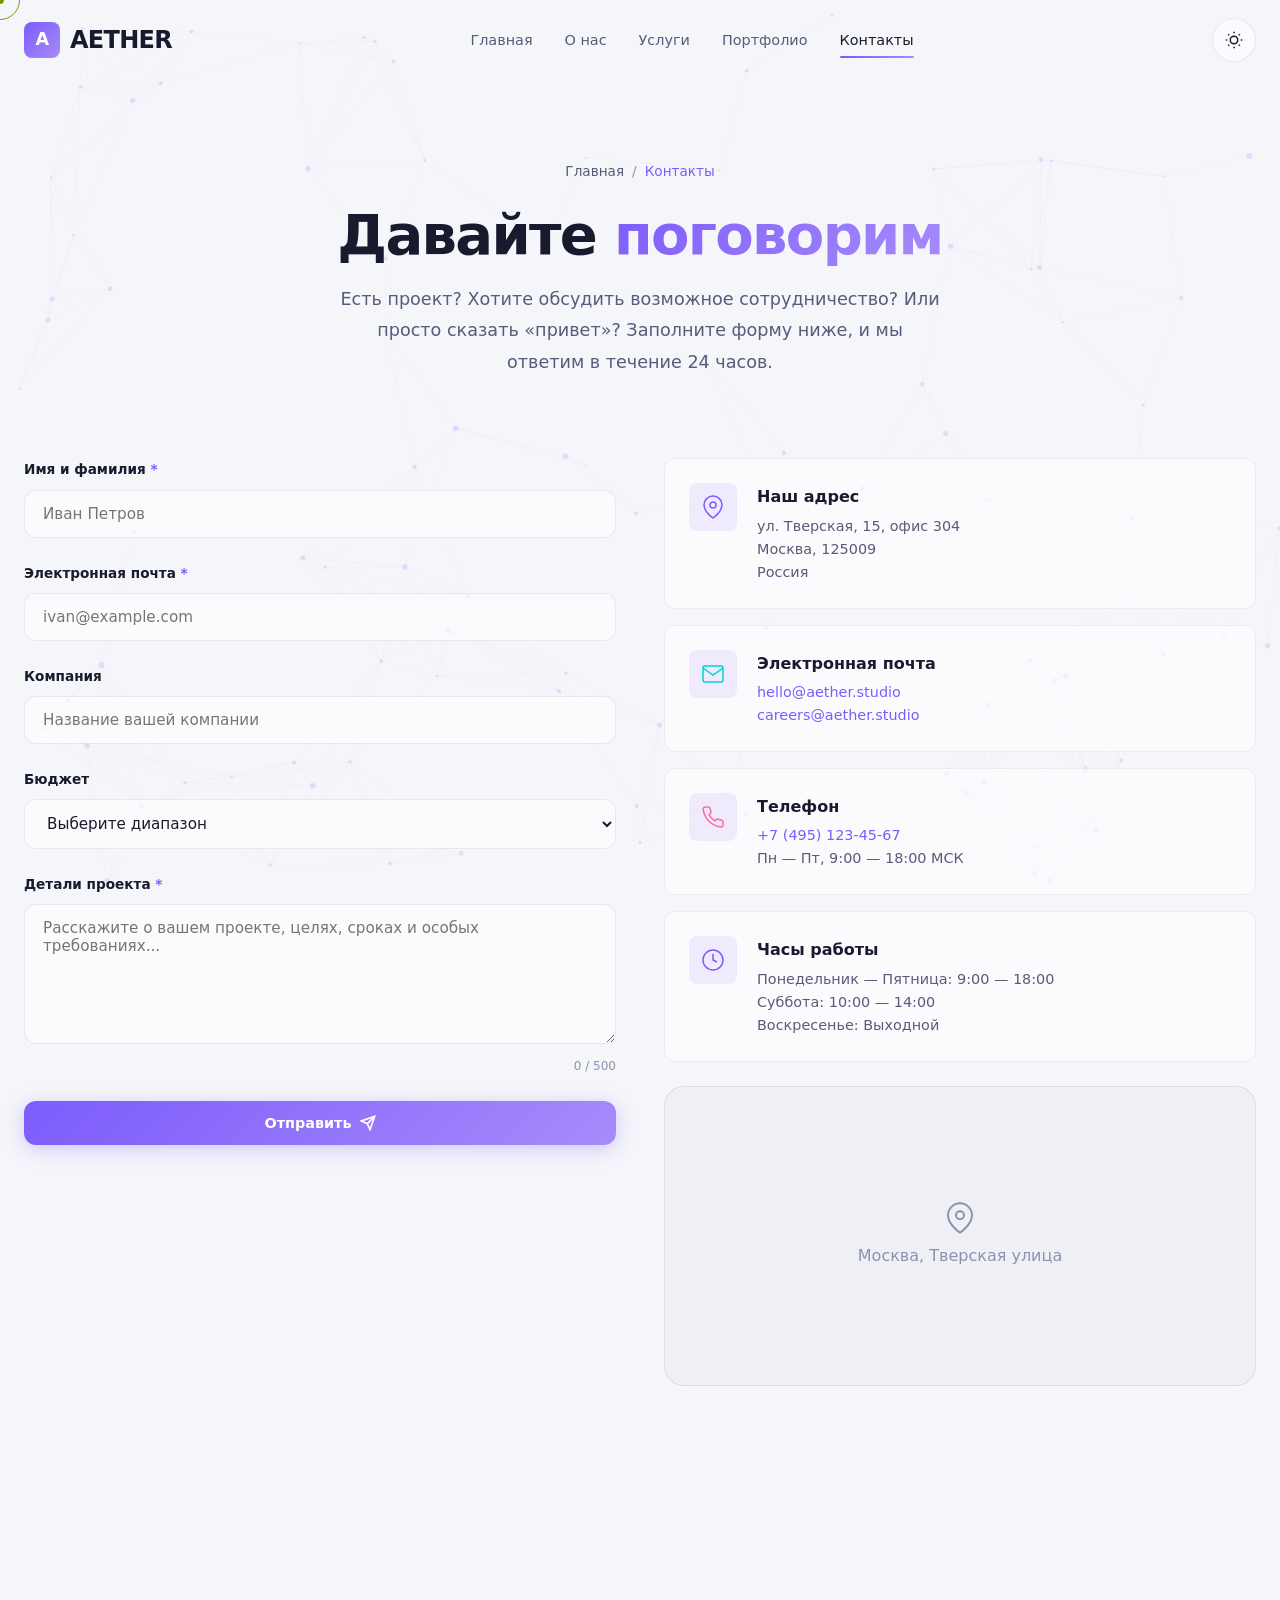
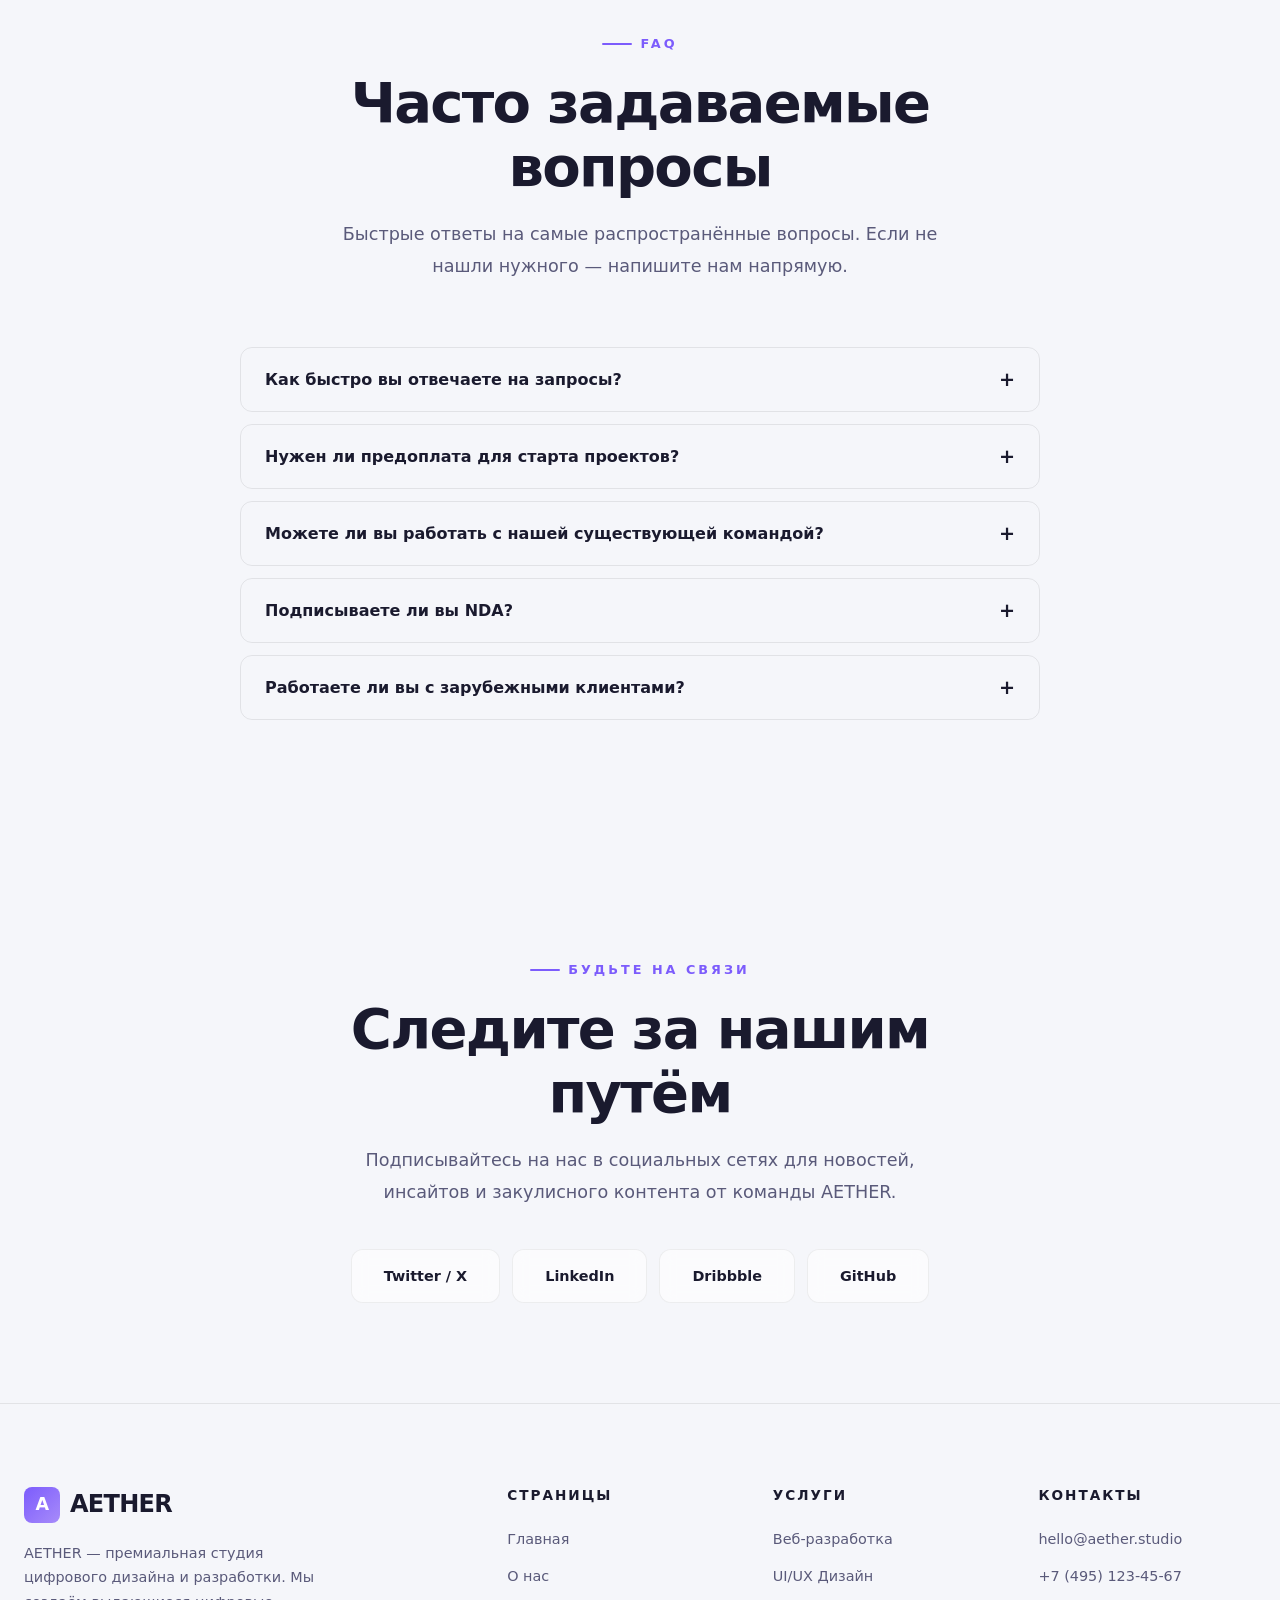
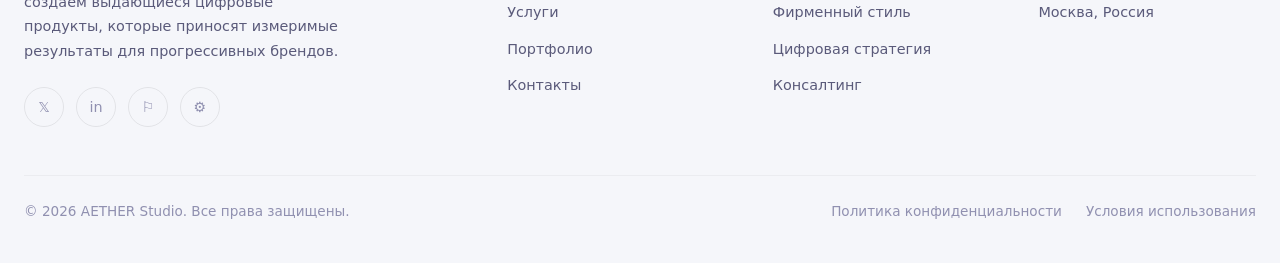
<file: aether/contact.html>
<!DOCTYPE html>
<html lang="ru" data-theme="dark">
<head>
  <meta charset="UTF-8">
  <meta name="viewport" content="width=device-width, initial-scale=1.0">
  <meta name="description" content="Свяжитесь с AETHER Studio. Начать проект, задать вопрос или просто поздороваться. Будем рады услышать вас.">
  <title>Контакты — AETHER Studio</title>
  <link rel="stylesheet" href="css/style.css">
  <link rel="icon" type="image/svg+xml" href="data:image/svg+xml,<svg xmlns='http://www.w3.org/2000/svg' viewBox='0 0 32 32'><rect width='32' height='32' rx='6' fill='%237c5cfc'/><text x='50%25' y='55%25' dominant-baseline='middle' text-anchor='middle' fill='white' font-size='18' font-weight='bold'>A</text></svg>">
</head>
<body>

  <div class="page-transition">
    <div class="loader"></div>
  </div>

  <div class="cursor-dot"></div>
  <div class="cursor-ring"></div>

  <canvas id="particles-canvas"></canvas>

  <header class="header">
    <div class="header-inner">
      <a href="index.html" class="logo">
        <span class="logo-icon">A</span>
        AETHER
      </a>
      <nav class="nav-links">
        <a href="index.html">Главная</a>
        <a href="about.html">О нас</a>
        <a href="services.html">Услуги</a>
        <a href="portfolio.html">Портфолио</a>
        <a href="contact.html" class="active">Контакты</a>
      </nav>
      <div class="nav-actions">
        <button class="theme-toggle"></button>
        <button class="hamburger" aria-label="Меню">
          <span></span><span></span><span></span>
        </button>
      </div>
    </div>
  </header>

  <!-- Page Header -->
  <section class="page-header">
    <div class="container">
      <div class="page-breadcrumb">
        <a href="index.html">Главная</a> / <span>Контакты</span>
      </div>
      <h1 class="section-title">Давайте <span class="text-gradient">поговорим</span></h1>
      <p class="section-subtitle">Есть проект? Хотите обсудить возможное сотрудничество? Или просто сказать «привет»? Заполните форму ниже, и мы ответим в течение 24 часов.</p>
    </div>
  </section>

  <!-- Contact Section -->
  <section class="section" style="padding-top: 0;">
    <div class="container">
      <div class="contact-grid">
        <!-- Contact Form -->
        <div class="reveal">
          <form class="contact-form">
            <div class="form-group">
              <label class="form-label" for="name">Имя и фамилия <span style="color: var(--accent-primary);">*</span></label>
              <input type="text" id="name" class="form-input" placeholder="Иван Петров" required>
              <div class="form-error"></div>
            </div>
            <div class="form-group">
              <label class="form-label" for="email">Электронная почта <span style="color: var(--accent-primary);">*</span></label>
              <input type="email" id="email" class="form-input" placeholder="ivan@example.com" required>
              <div class="form-error"></div>
            </div>
            <div class="form-group">
              <label class="form-label" for="company">Компания</label>
              <input type="text" id="company" class="form-input" placeholder="Название вашей компании">
            </div>
            <div class="form-group">
              <label class="form-label" for="budget">Бюджет</label>
              <select id="budget" class="form-input">
                <option value="">Выберите диапазон</option>
                <option value="5k-15k">5 000 — 15 000 $</option>
                <option value="15k-50k">15 000 — 50 000 $</option>
                <option value="50k+">50 000 $+</option>
                <option value="not-sure">Пока не знаю</option>
              </select>
            </div>
            <div class="form-group">
              <label class="form-label" for="message">Детали проекта <span style="color: var(--accent-primary);">*</span></label>
              <textarea id="message" class="form-textarea" placeholder="Расскажите о вашем проекте, целях, сроках и особых требованиях..." required maxlength="500"></textarea>
              <div class="char-counter">0 / 500</div>
              <div class="form-error"></div>
            </div>
            <button type="submit" class="btn btn-primary" style="width: 100%; justify-content: center;">
              Отправить
              <svg width="16" height="16" viewBox="0 0 24 24" fill="none" stroke="currentColor" stroke-width="2.5"><path d="M22 2L11 13"/><path d="M22 2l-7 20-4-9-9-4 20-7z"/></svg>
            </button>
          </form>
        </div>

        <!-- Contact Info -->
        <div>
          <div class="contact-info-grid reveal reveal-delay-1">
            <div class="contact-info-card">
              <div class="contact-info-icon">
                <svg width="24" height="24" viewBox="0 0 24 24" fill="none" stroke="var(--accent-primary)" stroke-width="1.5"><path d="M21 10c0 7-9 13-9 13s-9-6-9-13a9 9 0 0 1 18 0z"/><circle cx="12" cy="10" r="3"/></svg>
              </div>
              <div>
                <h4 class="contact-info-title">Наш адрес</h4>
                <p class="contact-info-text">
                  ул. Тверская, 15, офис 304<br>
                  Москва, 125009<br>
                  Россия
                </p>
              </div>
            </div>
            <div class="contact-info-card">
              <div class="contact-info-icon">
                <svg width="24" height="24" viewBox="0 0 24 24" fill="none" stroke="var(--accent-secondary)" stroke-width="1.5"><path d="M4 4h16c1.1 0 2 .9 2 2v12c0 1.1-.9 2-2 2H4c-1.1 0-2-.9-2-2V6c0-1.1.9-2 2-2z"/><polyline points="22,6 12,13 2,6"/></svg>
              </div>
              <div>
                <h4 class="contact-info-title">Электронная почта</h4>
                <p class="contact-info-text">
                  <a href="mailto:hello@aether.studio">hello@aether.studio</a><br>
                  <a href="mailto:careers@aether.studio">careers@aether.studio</a>
                </p>
              </div>
            </div>
            <div class="contact-info-card">
              <div class="contact-info-icon">
                <svg width="24" height="24" viewBox="0 0 24 24" fill="none" stroke="var(--accent-tertiary)" stroke-width="1.5"><path d="M22 16.92v3a2 2 0 0 1-2.18 2 19.79 19.79 0 0 1-8.63-3.07 19.5 19.5 0 0 1-6-6 19.79 19.79 0 0 1-3.07-8.67A2 2 0 0 1 4.11 2h3a2 2 0 0 1 2 1.72 12.84 12.84 0 0 0 .7 2.81 2 2 0 0 1-.45 2.11L8.09 9.91a16 16 0 0 0 6 6l1.27-1.27a2 2 0 0 1 2.11-.45 12.84 12.84 0 0 0 2.81.7A2 2 0 0 1 22 16.92z"/></svg>
              </div>
              <div>
                <h4 class="contact-info-title">Телефон</h4>
                <p class="contact-info-text">
                  <a href="tel:+74951234567">+7 (495) 123-45-67</a><br>
                  Пн — Пт, 9:00 — 18:00 МСК
                </p>
              </div>
            </div>
            <div class="contact-info-card">
              <div class="contact-info-icon">
                <svg width="24" height="24" viewBox="0 0 24 24" fill="none" stroke="var(--accent-primary)" stroke-width="1.5"><circle cx="12" cy="12" r="10"/><polyline points="12 6 12 12 16 14"/></svg>
              </div>
              <div>
                <h4 class="contact-info-title">Часы работы</h4>
                <p class="contact-info-text">
                  Понедельник — Пятница: 9:00 — 18:00<br>
                  Суббота: 10:00 — 14:00<br>
                  Воскресенье: Выходной
                </p>
              </div>
            </div>
          </div>

          <!-- Map -->
          <div class="map-placeholder reveal reveal-delay-2">
            <svg width="32" height="32" viewBox="0 0 24 24" fill="none" stroke="currentColor" stroke-width="1.5"><path d="M21 10c0 7-9 13-9 13s-9-6-9-13a9 9 0 0 1 18 0z"/><circle cx="12" cy="10" r="3"/></svg>
            <span>Москва, Тверская улица</span>
          </div>
        </div>
      </div>
    </div>
  </section>

  <!-- FAQ -->
  <section class="section">
    <div class="container">
      <div class="section-header reveal">
        <span class="section-label">FAQ</span>
        <h2 class="section-title">Часто задаваемые<br>вопросы</h2>
        <p class="section-subtitle">Быстрые ответы на самые распространённые вопросы. Если не нашли нужного — напишите нам напрямую.</p>
      </div>
      <div class="faq-list">
        <div class="faq-item reveal">
          <button class="faq-question">
            Как быстро вы отвечаете на запросы?
            <span class="faq-icon">+</span>
          </button>
          <div class="faq-answer">
            <p>Обычно мы отвечаем в течение 24 часов в рабочие дни. Для срочных вопросов рекомендуйте звонить по телефону или указать «Срочно» в теме письма.</p>
          </div>
        </div>
        <div class="faq-item reveal reveal-delay-1">
          <button class="faq-question">
            Нужен ли предоплата для старта проектов?
            <span class="faq-icon">+</span>
          </button>
          <div class="faq-answer">
            <p>Да, как правило, мы требуем предоплату 50% для начала работы, оставшаяся сумма выплачивается по завершении. Для крупных корпоративных проектов возможна поэтапная оплата.</p>
          </div>
        </div>
        <div class="faq-item reveal reveal-delay-2">
          <button class="faq-question">
            Можете ли вы работать с нашей существующей командой?
            <span class="faq-icon">+</span>
          </button>
          <div class="faq-answer">
            <p>Да, мы часто сотрудничаем с внутренними командами через встроенный консалтинг, расширение команды и совместную разработку. Мы адаптируемся к вашему рабочему процессу.</p>
          </div>
        </div>
        <div class="faq-item reveal reveal-delay-3">
          <button class="faq-question">
            Подписываете ли вы NDA?
            <span class="faq-icon">+</span>
          </button>
          <div class="faq-answer">
            <p>Да, мы готовы подписывать соглашения о конфиденциальности для защиты вашей информации. Безопасность данных и конфиденциальность — наши приоритеты.</p>
          </div>
        </div>
        <div class="faq-item reveal reveal-delay-4">
          <button class="faq-question">
            Работаете ли вы с зарубежными клиентами?
            <span class="faq-icon">+</span>
          </button>
          <div class="faq-answer">
            <p>Да, мы работаем с клиентами по всему миру. У нас есть опыт международных проектов, и мы комфортно работаем на русском и английском языках.</p>
          </div>
        </div>
      </div>
    </div>
  </section>

  <!-- CTA -->
  <section class="cta-section section">
    <div class="container">
      <div class="reveal">
        <span class="section-label" style="justify-content: center;">Будьте на связи</span>
        <h2 class="section-title">Следите за нашим путём</h2>
        <p class="section-subtitle">Подписывайтесь на нас в социальных сетях для новостей, инсайтов и закулисного контента от команды AETHER.</p>
        <div class="cta-actions" style="gap: 12px;">
          <a href="#" class="btn btn-secondary">Twitter / X</a>
          <a href="#" class="btn btn-secondary">LinkedIn</a>
          <a href="#" class="btn btn-secondary">Dribbble</a>
          <a href="#" class="btn btn-secondary">GitHub</a>
        </div>
      </div>
    </div>
  </section>

  <footer class="footer">
    <div class="container">
      <div class="footer-grid">
        <div class="footer-brand">
          <a href="index.html" class="logo">
            <span class="logo-icon">A</span>
            AETHER
          </a>
          <p class="footer-description">AETHER — премиальная студия цифрового дизайна и разработки. Мы создаём выдающиеся цифровые продукты, которые приносят измеримые результаты для прогрессивных брендов.</p>
          <div class="footer-social">
            <a href="#" aria-label="Twitter">&#120143;</a>
            <a href="#" aria-label="LinkedIn">in</a>
            <a href="#" aria-label="Dribbble">&#9872;</a>
            <a href="#" aria-label="GitHub">&#9881;</a>
          </div>
        </div>
        <div>
          <h4 class="footer-column-title">Страницы</h4>
          <div class="footer-links">
            <a href="index.html">Главная</a>
            <a href="about.html">О нас</a>
            <a href="services.html">Услуги</a>
            <a href="portfolio.html">Портфолио</a>
            <a href="contact.html">Контакты</a>
          </div>
        </div>
        <div>
          <h4 class="footer-column-title">Услуги</h4>
          <div class="footer-links">
            <a href="services.html">Веб-разработка</a>
            <a href="services.html">UI/UX Дизайн</a>
            <a href="services.html">Фирменный стиль</a>
            <a href="services.html">Цифровая стратегия</a>
            <a href="services.html">Консалтинг</a>
          </div>
        </div>
        <div>
          <h4 class="footer-column-title">Контакты</h4>
          <div class="footer-links">
            <a href="mailto:hello@aether.studio">hello@aether.studio</a>
            <a href="tel:+74951234567">+7 (495) 123-45-67</a>
            <a href="#">Москва, Россия</a>
          </div>
        </div>
      </div>
      <div class="footer-bottom">
        <span class="footer-copyright">&copy; 2026 AETHER Studio. Все права защищены.</span>
        <div class="footer-bottom-links">
          <a href="#">Политика конфиденциальности</a>
          <a href="#">Условия использования</a>
        </div>
      </div>
    </div>
  </footer>

  <script src="js/script.js"></script>
</body>
</html>
</file>
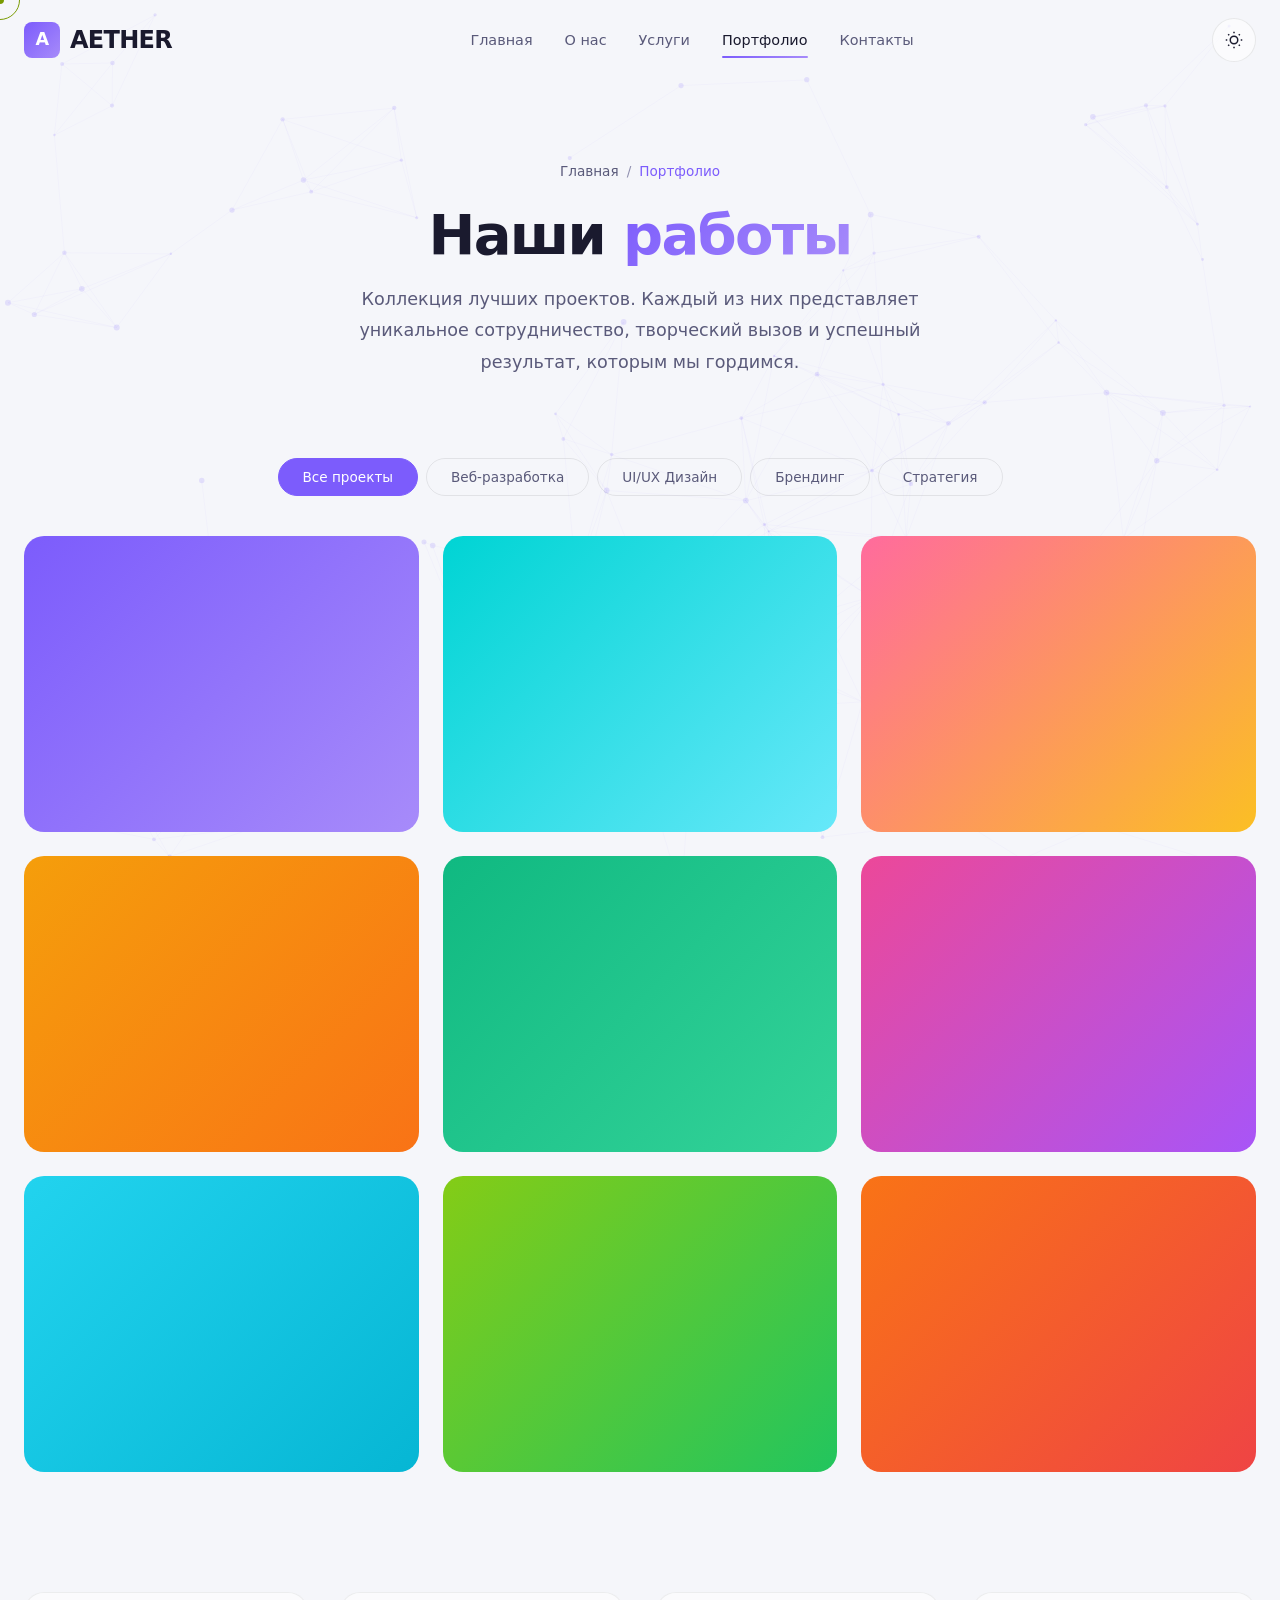
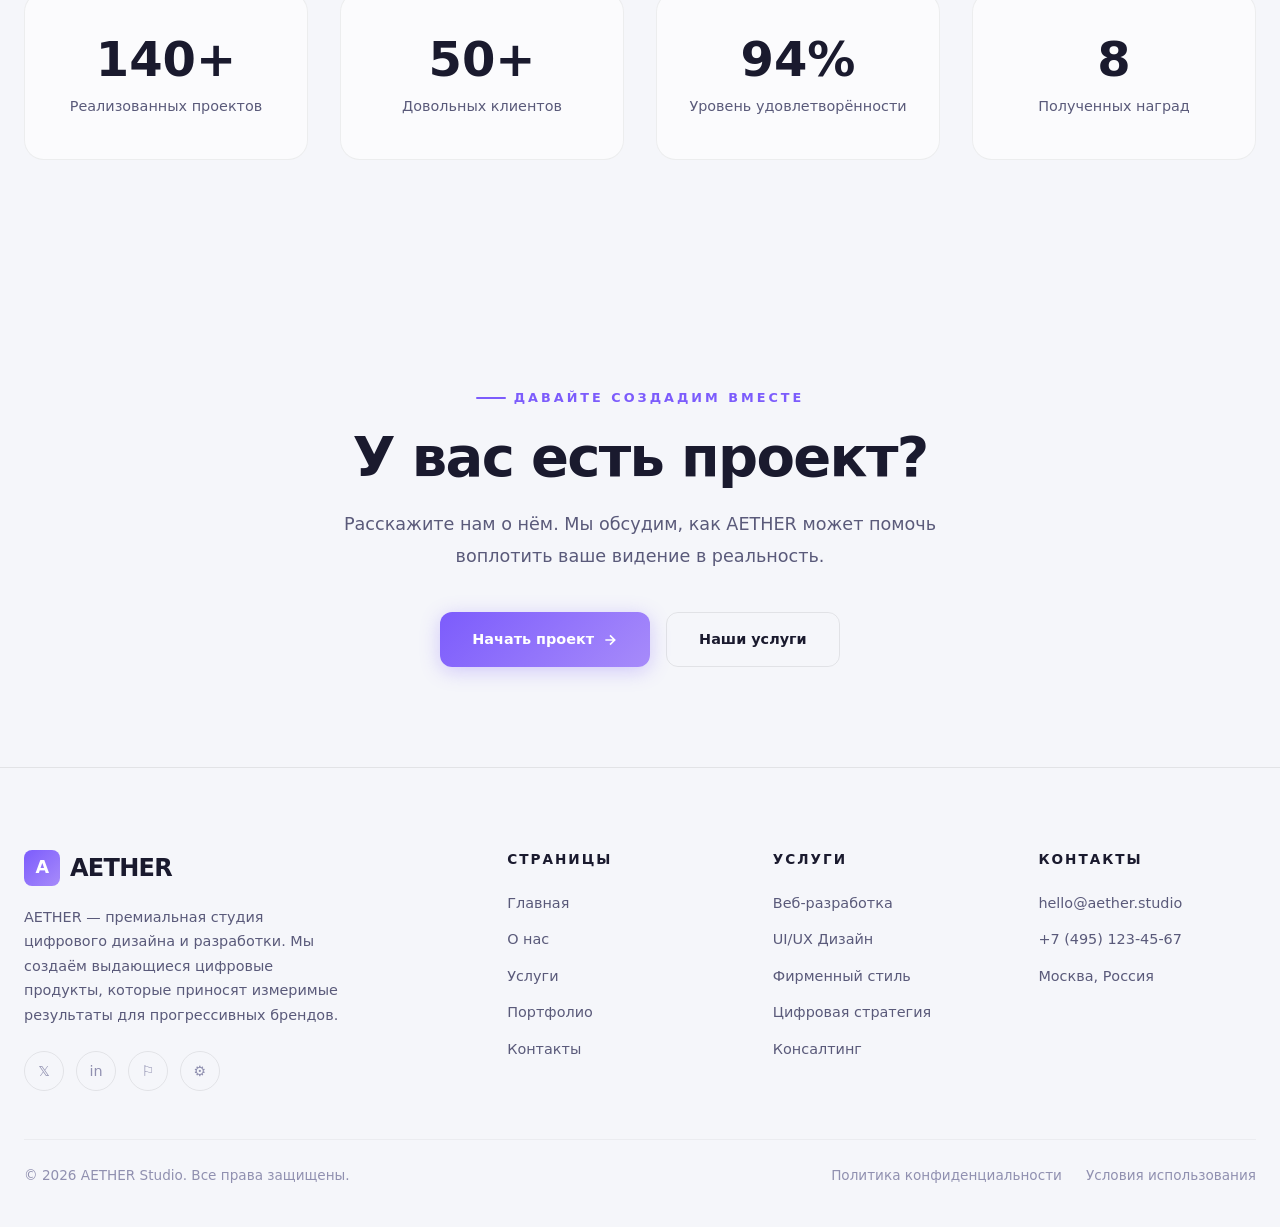
<file: aether/portfolio.html>
<!DOCTYPE html>
<html lang="ru" data-theme="dark">
<head>
  <meta charset="UTF-8">
  <meta name="viewport" content="width=device-width, initial-scale=1.0">
  <meta name="description" content="Портфолио AETHER Studio — лучшие работы в веб-разработке, UI/UX дизайне, фирменном стиле и цифровой стратегии.">
  <title>Портфолио — AETHER Studio</title>
  <link rel="stylesheet" href="css/style.css">
  <link rel="icon" type="image/svg+xml" href="data:image/svg+xml,<svg xmlns='http://www.w3.org/2000/svg' viewBox='0 0 32 32'><rect width='32' height='32' rx='6' fill='%237c5cfc'/><text x='50%25' y='55%25' dominant-baseline='middle' text-anchor='middle' fill='white' font-size='18' font-weight='bold'>A</text></svg>">
</head>
<body>

  <div class="page-transition">
    <div class="loader"></div>
  </div>

  <div class="cursor-dot"></div>
  <div class="cursor-ring"></div>

  <canvas id="particles-canvas"></canvas>

  <header class="header">
    <div class="header-inner">
      <a href="index.html" class="logo">
        <span class="logo-icon">A</span>
        AETHER
      </a>
      <nav class="nav-links">
        <a href="index.html">Главная</a>
        <a href="about.html">О нас</a>
        <a href="services.html">Услуги</a>
        <a href="portfolio.html" class="active">Портфолио</a>
        <a href="contact.html">Контакты</a>
      </nav>
      <div class="nav-actions">
        <button class="theme-toggle"></button>
        <button class="hamburger" aria-label="Меню">
          <span></span><span></span><span></span>
        </button>
      </div>
    </div>
  </header>

  <!-- Page Header -->
  <section class="page-header">
    <div class="container">
      <div class="page-breadcrumb">
        <a href="index.html">Главная</a> / <span>Портфолио</span>
      </div>
      <h1 class="section-title">Наши <span class="text-gradient">работы</span></h1>
      <p class="section-subtitle">Коллекция лучших проектов. Каждый из них представляет уникальное сотрудничество, творческий вызов и успешный результат, которым мы гордимся.</p>
    </div>
  </section>

  <!-- Portfolio Grid -->
  <section class="section" style="padding-top: 0;">
    <div class="container">
      <div class="portfolio-filters reveal">
        <button class="filter-btn active" data-filter="all">Все проекты</button>
        <button class="filter-btn" data-filter="web">Веб-разработка</button>
        <button class="filter-btn" data-filter="design">UI/UX Дизайн</button>
        <button class="filter-btn" data-filter="brand">Брендинг</button>
        <button class="filter-btn" data-filter="strategy">Стратегия</button>
      </div>
      <div class="portfolio-grid">
        <div class="portfolio-item reveal" data-category="web" data-title="Lumina Analytics Dashboard" data-category-name="Веб-приложение" data-description="Многофункциональная аналитическая панель реального времени, обслуживающая более 2 миллионов пользователей. Возможности включают интерактивную визуализацию данных, конструктор отчётов, сегментацию пользователей и AI-аналитику. Платформа обрабатывает более 10 ТБ данных ежедневно." data-client="Lumina Technologies" data-year="2026" data-tech="React, D3.js, Node.js, AWS, PostgreSQL" data-gradient="linear-gradient(135deg, #7c5cfc, #a78bfa)">
          <div class="portfolio-item-bg" style="background: linear-gradient(135deg, #7c5cfc, #a78bfa);"></div>
          <div class="portfolio-overlay">
            <span class="portfolio-overlay-category">Веб-приложение</span>
            <h3 class="portfolio-overlay-title">Lumina Analytics Dashboard</h3>
            <p class="portfolio-overlay-desc">Платформа данных реального времени для 2M+ пользователей</p>
          </div>
        </div>
        <div class="portfolio-item reveal reveal-delay-1" data-category="brand" data-title="Ребрендинг NexaTech" data-category-name="Фирменный стиль" data-description="Полный ребрендинг для быстрорастущего технологического стартапа. Создана комплексная система визуальной идентификации, включая логотип, типографику, цветовую палитру, иконографию, брендбук и маркетинговые материалы." data-client="NexaTech" data-year="2026" data-tech="Figma, Illustrator, After Effects" data-gradient="linear-gradient(135deg, #00d4d4, #67e8f9)">
          <div class="portfolio-item-bg" style="background: linear-gradient(135deg, #00d4d4, #67e8f9);"></div>
          <div class="portfolio-overlay">
            <span class="portfolio-overlay-category">Фирменный стиль</span>
            <h3 class="portfolio-overlay-title">Ребрендинг NexaTech</h3>
            <p class="portfolio-overlay-desc">Комплексная трансформация бренда</p>
          </div>
        </div>
        <div class="portfolio-item reveal reveal-delay-2" data-category="web" data-title="Vivid Media Platform" data-category-name="Веб-платформа" data-description="Платформа управления контентом нового поколения с AI-рекомендациями, мультитенантной архитектурой, совместной работой в реальном времени и автоматизированными рабочими процессами." data-client="Vivid Media Group" data-year="2025" data-tech="Next.js, Python, PostgreSQL, Redis, Docker" data-gradient="linear-gradient(135deg, #ff6b9d, #fbbf24)">
          <div class="portfolio-item-bg" style="background: linear-gradient(135deg, #ff6b9d, #fbbf24);"></div>
          <div class="portfolio-overlay">
            <span class="portfolio-overlay-category">Веб-платформа</span>
            <h3 class="portfolio-overlay-title">Vivid Media Platform</h3>
            <p class="portfolio-overlay-desc">Контент-экосистема с искусственным интеллектом</p>
          </div>
        </div>
        <div class="portfolio-item reveal reveal-delay-3" data-category="design" data-title="Finora Мобильное приложение" data-category-name="UI/UX Дизайн" data-description="Приложение для управления личными финансами, делающее финансовое благополучие доступным. Интуитивные инструменты бюджетирования, умные цели накопления, отслеживание инвестиций и персонализированные инсайты." data-client="Finora Inc." data-year="2025" data-tech="Figma, Principle, Swift, Kotlin" data-gradient="linear-gradient(135deg, #f59e0b, #f97316)">
          <div class="portfolio-item-bg" style="background: linear-gradient(135deg, #f59e0b, #f97316);"></div>
          <div class="portfolio-overlay">
            <span class="portfolio-overlay-category">UI/UX Дизайн</span>
            <h3 class="portfolio-overlay-title">Finora Мобильное приложение</h3>
            <p class="portfolio-overlay-desc">Награждённое приложение для финансов</p>
          </div>
        </div>
        <div class="portfolio-item reveal reveal-delay-4" data-category="strategy" data-title="Цифровая стратегия MediConnect" data-category-name="Цифровая стратегия" data-description="Комплексная стратегия цифровой трансформации для сети здравоохранения, обслуживающей 500K+ пациентов. Включала оценку технологий, разработку дорожной карты и контроль внедрения." data-client="MediConnect Health" data-year="2025" data-tech="Стратегия, Консалтинг, Облачная архитектура" data-gradient="linear-gradient(135deg, #10b981, #34d399)">
          <div class="portfolio-item-bg" style="background: linear-gradient(135deg, #10b981, #34d399);"></div>
          <div class="portfolio-overlay">
            <span class="portfolio-overlay-category">Цифровая стратегия</span>
            <h3 class="portfolio-overlay-title">MediConnect Трансформация</h3>
            <p class="portfolio-overlay-desc">Стратегия цифрового здравоохранения</p>
          </div>
        </div>
        <div class="portfolio-item reveal reveal-delay-5" data-category="web" data-title="ShopWave E-Commerce" data-category-name="Электронная коммерция" data-description="Высокопроизводительная платформа электронной коммерции с headless-архитектурой, управлением запасами в реальном времени и персонализированными рекомендациями. Обеспечивает 99.9% аптайм." data-client="ShopWave Retail" data-year="2024" data-tech="Next.js, Shopify, Node.js, Redis, Cloudflare" data-gradient="linear-gradient(135deg, #ec4899, #a855f7)">
          <div class="portfolio-item-bg" style="background: linear-gradient(135deg, #ec4899, #a855f7);"></div>
          <div class="portfolio-overlay">
            <span class="portfolio-overlay-category">Электронная коммерция</span>
            <h3 class="portfolio-overlay-title">ShopWave Platform</h3>
            <p class="portfolio-overlay-desc">Высокопроизводительное e-commerce решение</p>
          </div>
        </div>
        <div class="portfolio-item reveal reveal-delay-1" data-category="design" data-title="Дизайн-система EcoTrack" data-category-name="Дизайн-система" data-description="Комплексная дизайн-система для стартапа в сфере экологического мониторинга. Включает 200+ компонентов, доступность WCAG AAA, дизайн-токены и документацию." data-client="EcoTrack" data-year="2024" data-tech="Figma, Storybook, React, TypeScript" data-gradient="linear-gradient(135deg, #22d3ee, #06b6d4)">
          <div class="portfolio-item-bg" style="background: linear-gradient(135deg, #22d3ee, #06b6d4);"></div>
          <div class="portfolio-overlay">
            <span class="portfolio-overlay-category">Дизайн-система</span>
            <h3 class="portfolio-overlay-title">Дизайн-система EcoTrack</h3>
            <p class="portfolio-overlay-desc">200+ компонентов для эко-стартапа</p>
          </div>
        </div>
        <div class="portfolio-item reveal reveal-delay-2" data-category="brand" data-title="Упаковка PureLeaf" data-category-name="Фирменный стиль" data-description="Полная айдентика и дизайн упаковки для премиального бренда органического чая. Создана изысканная визуальная идентификация, вдохновлённая природой. Редизайн увеличил продажи на 30%." data-client="PureLeaf Organics" data-year="2024" data-tech="Illustrator, Photoshop, 3D-макеты" data-gradient="linear-gradient(135deg, #84cc16, #22c55e)">
          <div class="portfolio-item-bg" style="background: linear-gradient(135deg, #84cc16, #22c55e);"></div>
          <div class="portfolio-overlay">
            <span class="portfolio-overlay-category">Фирменный стиль</span>
            <h3 class="portfolio-overlay-title">Упаковка PureLeaf</h3>
            <p class="portfolio-overlay-desc">Премиальный органический чай</p>
          </div>
        </div>
        <div class="portfolio-item reveal reveal-delay-3" data-category="strategy" data-title="Оптимизация TechFlow" data-category-name="Цифровая стратегия" data-description="Оптимизация технологий и стратегия цифровой трансформации для логистической компании. Внедрение автоматизированных рабочих процессов и прогнозной аналитики. Снижение операционных затрат на 35%." data-client="TechFlow Logistics" data-year="2024" data-tech="Оптимизация процессов, IoT, Облачная миграция" data-gradient="linear-gradient(135deg, #f97316, #ef4444)">
          <div class="portfolio-item-bg" style="background: linear-gradient(135deg, #f97316, #ef4444);"></div>
          <div class="portfolio-overlay">
            <span class="portfolio-overlay-category">Цифровая стратегия</span>
            <h3 class="portfolio-overlay-title">Оптимизация TechFlow</h3>
            <p class="portfolio-overlay-desc">Логистическая цифровая трансформация</p>
          </div>
        </div>
      </div>
    </div>
  </section>

  <!-- Stats -->
  <section class="section" style="padding-top: 0;">
    <div class="container">
      <div class="stats-grid reveal">
        <div class="stat-item">
          <div class="stat-number"><span data-counter="200" data-suffix="+">0</span></div>
          <div class="stat-label">Реализованных проектов</div>
        </div>
        <div class="stat-item">
          <div class="stat-number"><span data-counter="50" data-suffix="+">0</span></div>
          <div class="stat-label">Довольных клиентов</div>
        </div>
        <div class="stat-item">
          <div class="stat-number"><span data-counter="98" data-suffix="%">0</span></div>
          <div class="stat-label">Уровень удовлетворённости</div>
        </div>
        <div class="stat-item">
          <div class="stat-number"><span data-counter="8" data-suffix="">0</span></div>
          <div class="stat-label">Полученных наград</div>
        </div>
      </div>
    </div>
  </section>

  <!-- CTA -->
  <section class="cta-section section">
    <div class="container">
      <div class="reveal">
        <span class="section-label" style="justify-content: center;">Давайте создадим вместе</span>
        <h2 class="section-title">У вас есть проект?</h2>
        <p class="section-subtitle">Расскажите нам о нём. Мы обсудим, как AETHER может помочь воплотить ваше видение в реальность.</p>
        <div class="cta-actions">
          <a href="contact.html" class="btn btn-primary">
            Начать проект
            <svg width="16" height="16" viewBox="0 0 24 24" fill="none" stroke="currentColor" stroke-width="2.5"><path d="M5 12h14M12 5l7 7-7 7"/></svg>
          </a>
          <a href="services.html" class="btn btn-outline">Наши услуги</a>
        </div>
      </div>
    </div>
  </section>

  <!-- Modal -->
  <div class="modal-overlay">
    <div class="modal">
      <button class="modal-close">&times;</button>
      <div class="modal-image" style="background: linear-gradient(135deg, #7c5cfc, #a78bfa);"></div>
      <div class="modal-category">Веб-приложение</div>
      <h2 class="modal-title">Название проекта</h2>
      <p class="modal-description">Описание проекта.</p>
      <div class="modal-details">
        <div class="modal-detail-item modal-detail-client">
          <div class="modal-detail-label">Клиент</div>
          <div class="modal-detail-value">Конфиденциально</div>
        </div>
        <div class="modal-detail-item modal-detail-year">
          <div class="modal-detail-label">Год</div>
          <div class="modal-detail-value">2026</div>
        </div>
        <div class="modal-detail-item modal-detail-tech">
          <div class="modal-detail-label">Технологии</div>
          <div class="modal-detail-value">Различные</div>
        </div>
      </div>
      <a href="contact.html" class="btn btn-primary">Начать похожий проект</a>
    </div>
  </div>

  <footer class="footer">
    <div class="container">
      <div class="footer-grid">
        <div class="footer-brand">
          <a href="index.html" class="logo">
            <span class="logo-icon">A</span>
            AETHER
          </a>
          <p class="footer-description">AETHER — премиальная студия цифрового дизайна и разработки. Мы создаём выдающиеся цифровые продукты, которые приносят измеримые результаты для прогрессивных брендов.</p>
          <div class="footer-social">
            <a href="#" aria-label="Twitter">&#120143;</a>
            <a href="#" aria-label="LinkedIn">in</a>
            <a href="#" aria-label="Dribbble">&#9872;</a>
            <a href="#" aria-label="GitHub">&#9881;</a>
          </div>
        </div>
        <div>
          <h4 class="footer-column-title">Страницы</h4>
          <div class="footer-links">
            <a href="index.html">Главная</a>
            <a href="about.html">О нас</a>
            <a href="services.html">Услуги</a>
            <a href="portfolio.html">Портфолио</a>
            <a href="contact.html">Контакты</a>
          </div>
        </div>
        <div>
          <h4 class="footer-column-title">Услуги</h4>
          <div class="footer-links">
            <a href="services.html">Веб-разработка</a>
            <a href="services.html">UI/UX Дизайн</a>
            <a href="services.html">Фирменный стиль</a>
            <a href="services.html">Цифровая стратегия</a>
            <a href="services.html">Консалтинг</a>
          </div>
        </div>
        <div>
          <h4 class="footer-column-title">Контакты</h4>
          <div class="footer-links">
            <a href="mailto:hello@aether.studio">hello@aether.studio</a>
            <a href="tel:+74951234567">+7 (495) 123-45-67</a>
            <a href="#">Москва, Россия</a>
          </div>
        </div>
      </div>
      <div class="footer-bottom">
        <span class="footer-copyright">&copy; 2026 AETHER Studio. Все права защищены.</span>
        <div class="footer-bottom-links">
          <a href="#">Политика конфиденциальности</a>
          <a href="#">Условия использования</a>
        </div>
      </div>
    </div>
  </footer>

  <script src="js/script.js"></script>
</body>
</html>
</file>
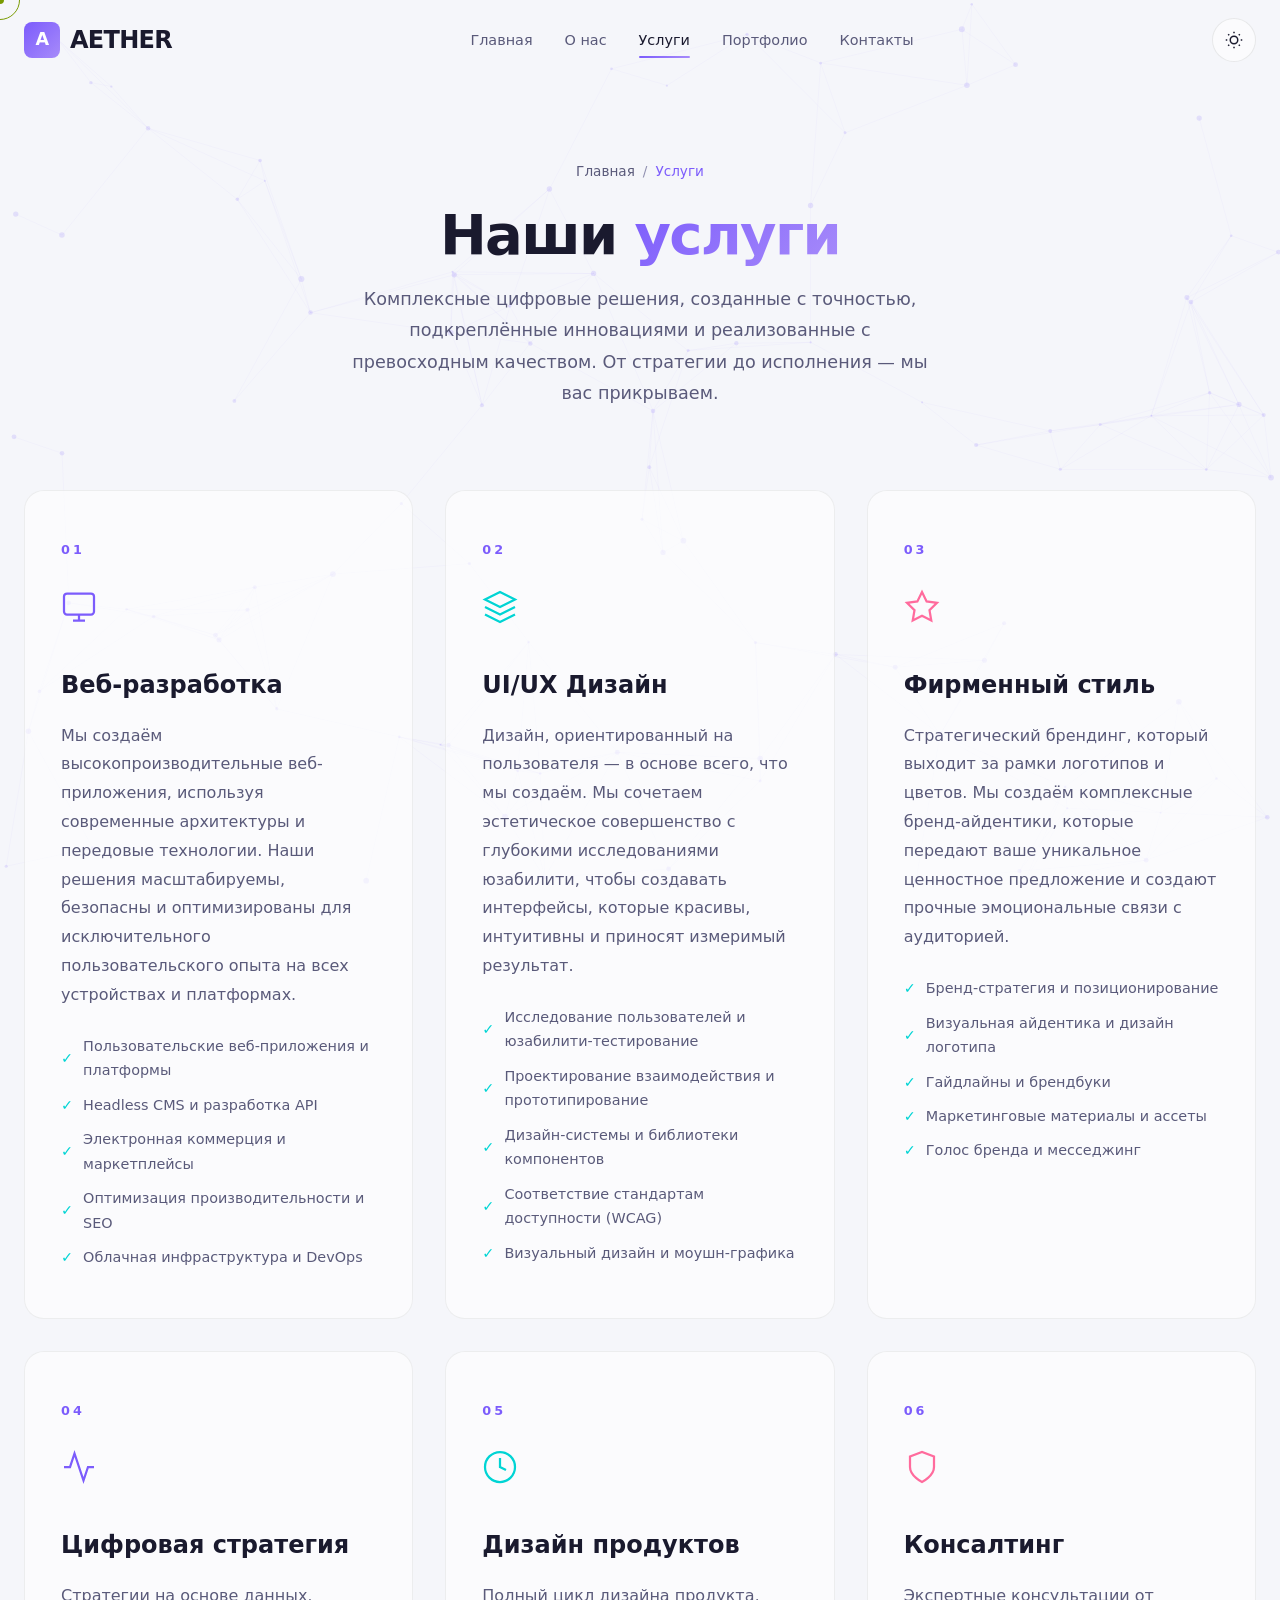
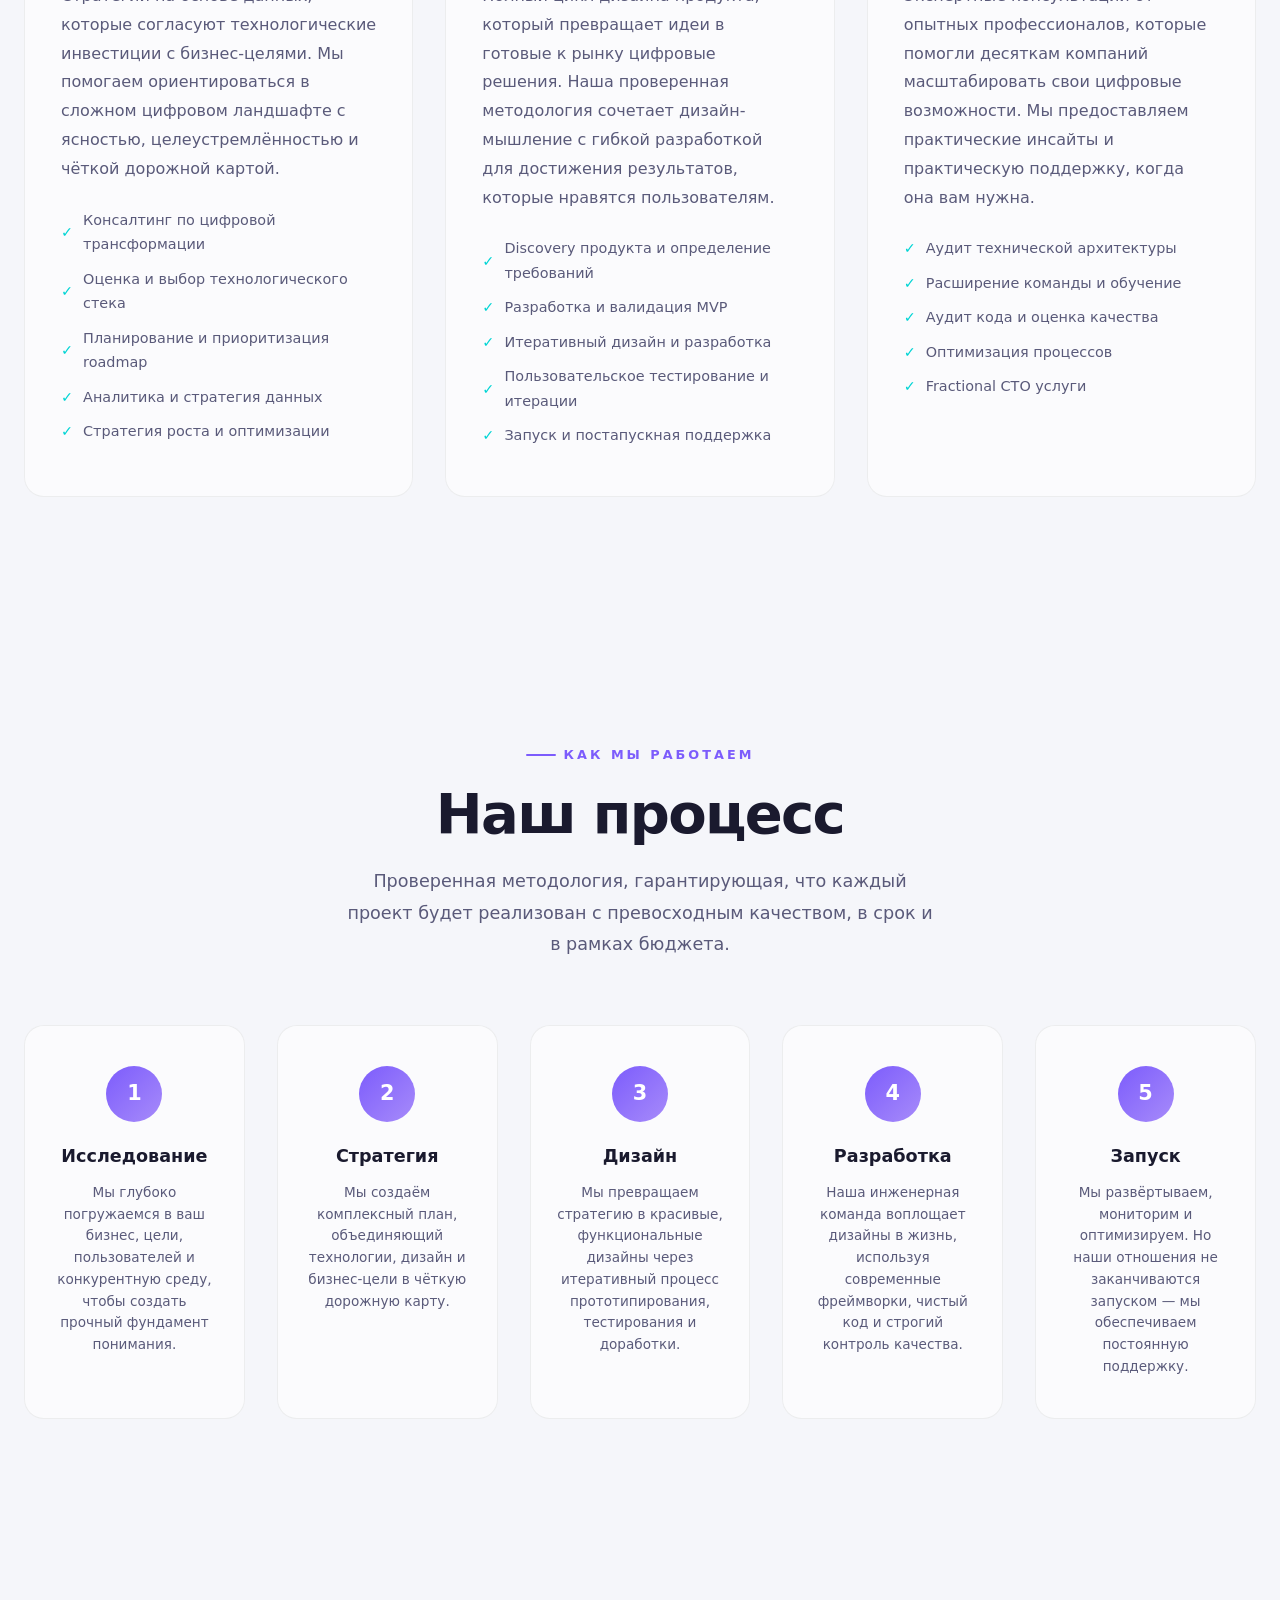
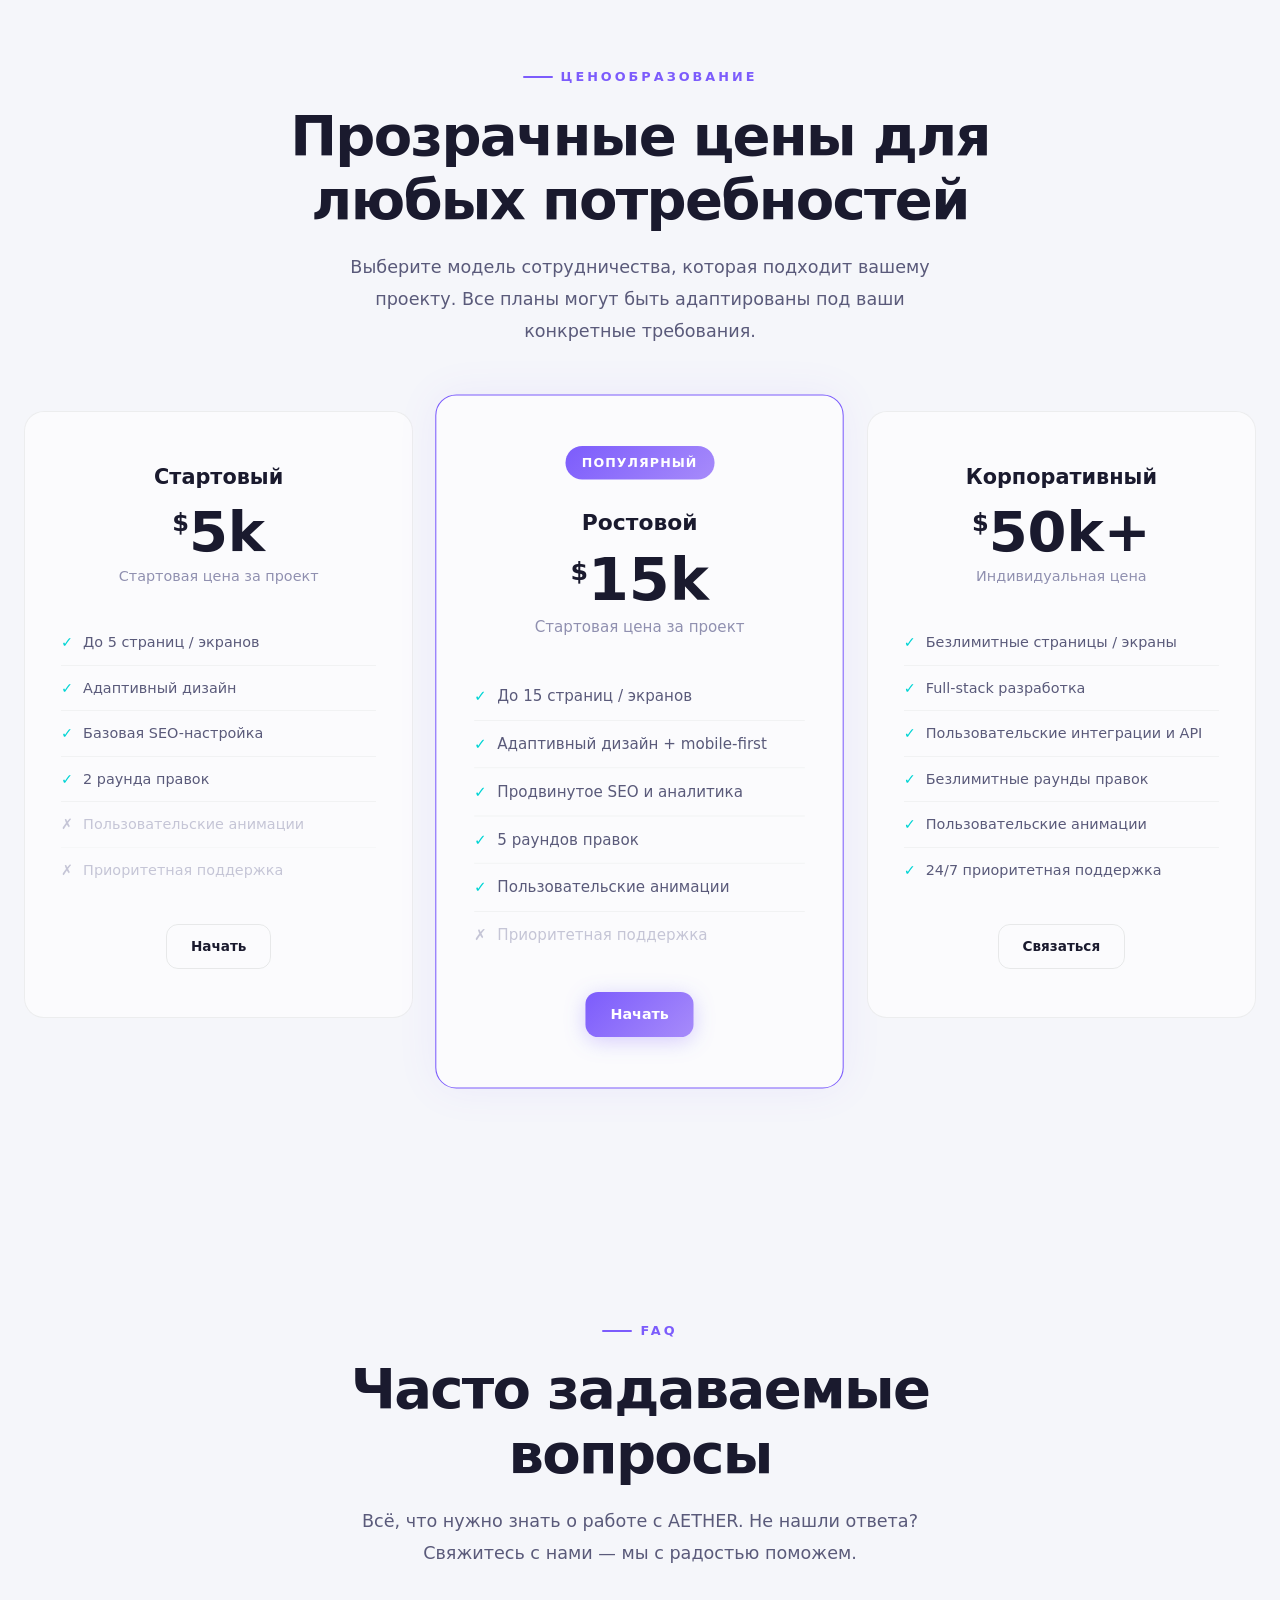
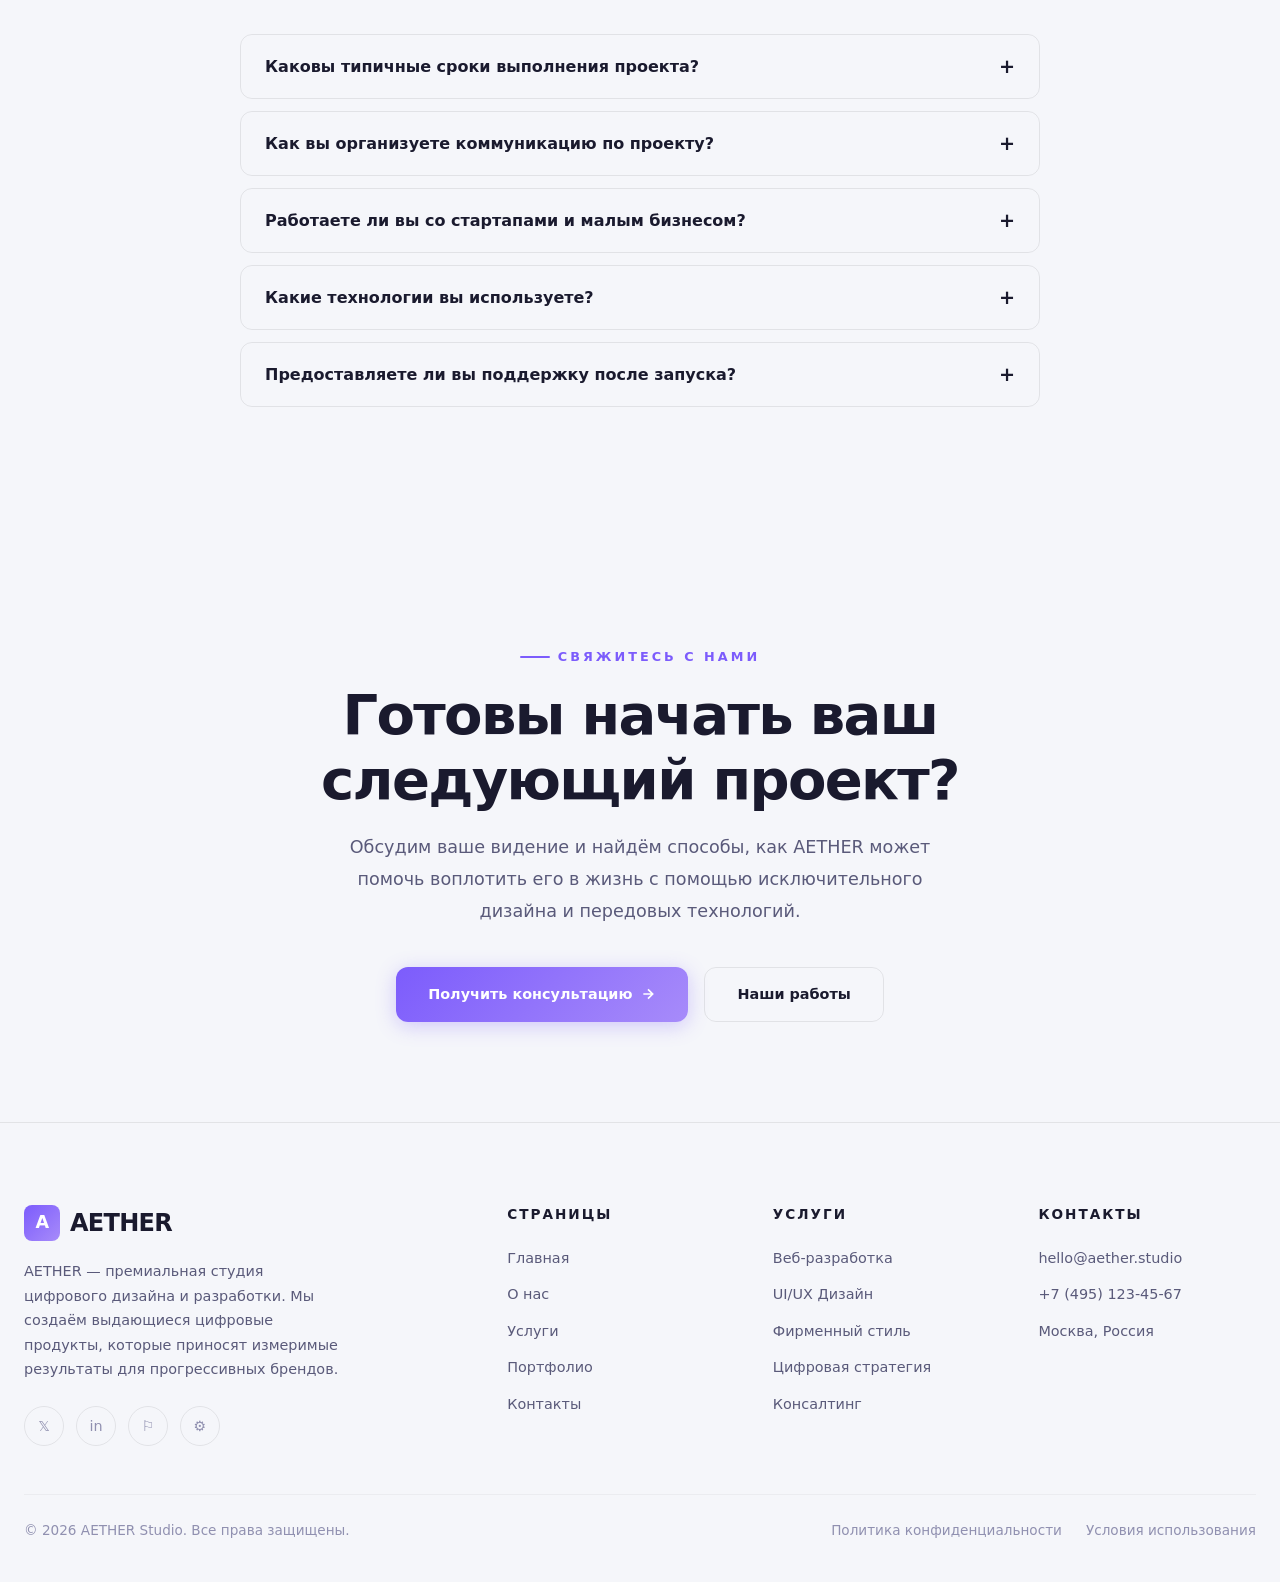
<file: aether/services.html>
<!DOCTYPE html>
<html lang="ru" data-theme="dark">
<head>
  <meta charset="UTF-8">
  <meta name="viewport" content="width=device-width, initial-scale=1.0">
  <meta name="description" content="Услуги AETHER Studio — комплексные цифровые решения: веб-разработка, UI/UX дизайн, фирменный стиль, цифровая стратегия и консалтинг.">
  <title>Услуги — AETHER Studio</title>
  <link rel="stylesheet" href="css/style.css">
  <link rel="icon" type="image/svg+xml" href="data:image/svg+xml,<svg xmlns='http://www.w3.org/2000/svg' viewBox='0 0 32 32'><rect width='32' height='32' rx='6' fill='%237c5cfc'/><text x='50%25' y='55%25' dominant-baseline='middle' text-anchor='middle' fill='white' font-size='18' font-weight='bold'>A</text></svg>">
</head>
<body>

  <div class="page-transition">
    <div class="loader"></div>
  </div>

  <div class="cursor-dot"></div>
  <div class="cursor-ring"></div>

  <canvas id="particles-canvas"></canvas>

  <header class="header">
    <div class="header-inner">
      <a href="index.html" class="logo">
        <span class="logo-icon">A</span>
        AETHER
      </a>
      <nav class="nav-links">
        <a href="index.html">Главная</a>
        <a href="about.html">О нас</a>
        <a href="services.html" class="active">Услуги</a>
        <a href="portfolio.html">Портфолио</a>
        <a href="contact.html">Контакты</a>
      </nav>
      <div class="nav-actions">
        <button class="theme-toggle"></button>
        <button class="hamburger" aria-label="Меню">
          <span></span><span></span><span></span>
        </button>
      </div>
    </div>
  </header>

  <!-- Page Header -->
  <section class="page-header">
    <div class="container">
      <div class="page-breadcrumb">
        <a href="index.html">Главная</a> / <span>Услуги</span>
      </div>
      <h1 class="section-title">Наши <span class="text-gradient">услуги</span></h1>
      <p class="section-subtitle">Комплексные цифровые решения, созданные с точностью, подкреплённые инновациями и реализованные с превосходным качеством. От стратегии до исполнения — мы вас прикрываем.</p>
    </div>
  </section>

  <!-- Detailed Services -->
  <section class="section" style="padding-top: 0;">
    <div class="container">
      <div class="services-detailed-grid">
        <div class="service-detailed-card reveal">
          <div class="service-detailed-number">01</div>
          <div class="service-detailed-icon">
            <svg width="36" height="36" viewBox="0 0 24 24" fill="none" stroke="var(--accent-primary)" stroke-width="1.5"><rect x="2" y="3" width="20" height="14" rx="2"/><path d="M8 21h8"/><path d="M12 17v4"/></svg>
          </div>
          <h3 class="service-detailed-title">Веб-разработка</h3>
          <p class="service-detailed-desc">Мы создаём высокопроизводительные веб-приложения, используя современные архитектуры и передовые технологии. Наши решения масштабируемы, безопасны и оптимизированы для исключительного пользовательского опыта на всех устройствах и платформах.</p>
          <div class="service-features">
            <div class="service-feature"><span class="service-feature-icon">&#10003;</span> Пользовательские веб-приложения и платформы</div>
            <div class="service-feature"><span class="service-feature-icon">&#10003;</span> Headless CMS и разработка API</div>
            <div class="service-feature"><span class="service-feature-icon">&#10003;</span> Электронная коммерция и маркетплейсы</div>
            <div class="service-feature"><span class="service-feature-icon">&#10003;</span> Оптимизация производительности и SEO</div>
            <div class="service-feature"><span class="service-feature-icon">&#10003;</span> Облачная инфраструктура и DevOps</div>
          </div>
        </div>
        <div class="service-detailed-card reveal reveal-delay-1">
          <div class="service-detailed-number">02</div>
          <div class="service-detailed-icon">
            <svg width="36" height="36" viewBox="0 0 24 24" fill="none" stroke="var(--accent-secondary)" stroke-width="1.5"><path d="M12 2L2 7l10 5 10-5-10-5z"/><path d="M2 17l10 5 10-5"/><path d="M2 12l10 5 10-5"/></svg>
          </div>
          <h3 class="service-detailed-title">UI/UX Дизайн</h3>
          <p class="service-detailed-desc">Дизайн, ориентированный на пользователя — в основе всего, что мы создаём. Мы сочетаем эстетическое совершенство с глубокими исследованиями юзабилити, чтобы создавать интерфейсы, которые красивы, интуитивны и приносят измеримый результат.</p>
          <div class="service-features">
            <div class="service-feature"><span class="service-feature-icon">&#10003;</span> Исследование пользователей и юзабилити-тестирование</div>
            <div class="service-feature"><span class="service-feature-icon">&#10003;</span> Проектирование взаимодействия и прототипирование</div>
            <div class="service-feature"><span class="service-feature-icon">&#10003;</span> Дизайн-системы и библиотеки компонентов</div>
            <div class="service-feature"><span class="service-feature-icon">&#10003;</span> Соответствие стандартам доступности (WCAG)</div>
            <div class="service-feature"><span class="service-feature-icon">&#10003;</span> Визуальный дизайн и моушн-графика</div>
          </div>
        </div>
        <div class="service-detailed-card reveal reveal-delay-2">
          <div class="service-detailed-number">03</div>
          <div class="service-detailed-icon">
            <svg width="36" height="36" viewBox="0 0 24 24" fill="none" stroke="var(--accent-tertiary)" stroke-width="1.5"><polygon points="12 2 15.09 8.26 22 9.27 17 14.14 18.18 21.02 12 17.77 5.82 21.02 7 14.14 2 9.27 8.91 8.26 12 2"/></svg>
          </div>
          <h3 class="service-detailed-title">Фирменный стиль</h3>
          <p class="service-detailed-desc">Стратегический брендинг, который выходит за рамки логотипов и цветов. Мы создаём комплексные бренд-айдентики, которые передают ваше уникальное ценностное предложение и создают прочные эмоциональные связи с аудиторией.</p>
          <div class="service-features">
            <div class="service-feature"><span class="service-feature-icon">&#10003;</span> Бренд-стратегия и позиционирование</div>
            <div class="service-feature"><span class="service-feature-icon">&#10003;</span> Визуальная айдентика и дизайн логотипа</div>
            <div class="service-feature"><span class="service-feature-icon">&#10003;</span> Гайдлайны и брендбуки</div>
            <div class="service-feature"><span class="service-feature-icon">&#10003;</span> Маркетинговые материалы и ассеты</div>
            <div class="service-feature"><span class="service-feature-icon">&#10003;</span> Голос бренда и месседжинг</div>
          </div>
        </div>
        <div class="service-detailed-card reveal reveal-delay-3">
          <div class="service-detailed-number">04</div>
          <div class="service-detailed-icon">
            <svg width="36" height="36" viewBox="0 0 24 24" fill="none" stroke="var(--accent-primary)" stroke-width="1.5"><path d="M22 12h-4l-3 9L9 3l-3 9H2"/></svg>
          </div>
          <h3 class="service-detailed-title">Цифровая стратегия</h3>
          <p class="service-detailed-desc">Стратегии на основе данных, которые согласуют технологические инвестиции с бизнес-целями. Мы помогаем ориентироваться в сложном цифровом ландшафте с ясностью, целеустремлённостью и чёткой дорожной картой.</p>
          <div class="service-features">
            <div class="service-feature"><span class="service-feature-icon">&#10003;</span> Консалтинг по цифровой трансформации</div>
            <div class="service-feature"><span class="service-feature-icon">&#10003;</span> Оценка и выбор технологического стека</div>
            <div class="service-feature"><span class="service-feature-icon">&#10003;</span> Планирование и приоритизация roadmap</div>
            <div class="service-feature"><span class="service-feature-icon">&#10003;</span> Аналитика и стратегия данных</div>
            <div class="service-feature"><span class="service-feature-icon">&#10003;</span> Стратегия роста и оптимизации</div>
          </div>
        </div>
        <div class="service-detailed-card reveal reveal-delay-4">
          <div class="service-detailed-number">05</div>
          <div class="service-detailed-icon">
            <svg width="36" height="36" viewBox="0 0 24 24" fill="none" stroke="var(--accent-secondary)" stroke-width="1.5"><circle cx="12" cy="12" r="10"/><path d="M12 6v6l4 2"/></svg>
          </div>
          <h3 class="service-detailed-title">Дизайн продуктов</h3>
          <p class="service-detailed-desc">Полный цикл дизайна продукта, который превращает идеи в готовые к рынку цифровые решения. Наша проверенная методология сочетает дизайн-мышление с гибкой разработкой для достижения результатов, которые нравятся пользователям.</p>
          <div class="service-features">
            <div class="service-feature"><span class="service-feature-icon">&#10003;</span> Discovery продукта и определение требований</div>
            <div class="service-feature"><span class="service-feature-icon">&#10003;</span> Разработка и валидация MVP</div>
            <div class="service-feature"><span class="service-feature-icon">&#10003;</span> Итеративный дизайн и разработка</div>
            <div class="service-feature"><span class="service-feature-icon">&#10003;</span> Пользовательское тестирование и итерации</div>
            <div class="service-feature"><span class="service-feature-icon">&#10003;</span> Запуск и постапускная поддержка</div>
          </div>
        </div>
        <div class="service-detailed-card reveal reveal-delay-5">
          <div class="service-detailed-number">06</div>
          <div class="service-detailed-icon">
            <svg width="36" height="36" viewBox="0 0 24 24" fill="none" stroke="var(--accent-tertiary)" stroke-width="1.5"><path d="M12 22s8-4 8-10V5l-8-3-8 3v7c0 6 8 10 8 10z"/></svg>
          </div>
          <h3 class="service-detailed-title">Консалтинг</h3>
          <p class="service-detailed-desc">Экспертные консультации от опытных профессионалов, которые помогли десяткам компаний масштабировать свои цифровые возможности. Мы предоставляем практические инсайты и практическую поддержку, когда она вам нужна.</p>
          <div class="service-features">
            <div class="service-feature"><span class="service-feature-icon">&#10003;</span> Аудит технической архитектуры</div>
            <div class="service-feature"><span class="service-feature-icon">&#10003;</span> Расширение команды и обучение</div>
            <div class="service-feature"><span class="service-feature-icon">&#10003;</span> Аудит кода и оценка качества</div>
            <div class="service-feature"><span class="service-feature-icon">&#10003;</span> Оптимизация процессов</div>
            <div class="service-feature"><span class="service-feature-icon">&#10003;</span> Fractional CTO услуги</div>
          </div>
        </div>
      </div>
    </div>
  </section>

  <!-- Process -->
  <section class="section">
    <div class="container">
      <div class="section-header reveal">
        <span class="section-label">Как мы работаем</span>
        <h2 class="section-title">Наш процесс</h2>
        <p class="section-subtitle">Проверенная методология, гарантирующая, что каждый проект будет реализован с превосходным качеством, в срок и в рамках бюджета.</p>
      </div>
      <div class="process-grid">
        <div class="process-step reveal reveal-delay-1">
          <div class="process-step-number">1</div>
          <h3 class="process-step-title">Исследование</h3>
          <p class="process-step-desc">Мы глубоко погружаемся в ваш бизнес, цели, пользователей и конкурентную среду, чтобы создать прочный фундамент понимания.</p>
        </div>
        <div class="process-step reveal reveal-delay-2">
          <div class="process-step-number">2</div>
          <h3 class="process-step-title">Стратегия</h3>
          <p class="process-step-desc">Мы создаём комплексный план, объединяющий технологии, дизайн и бизнес-цели в чёткую дорожную карту.</p>
        </div>
        <div class="process-step reveal reveal-delay-3">
          <div class="process-step-number">3</div>
          <h3 class="process-step-title">Дизайн</h3>
          <p class="process-step-desc">Мы превращаем стратегию в красивые, функциональные дизайны через итеративный процесс прототипирования, тестирования и доработки.</p>
        </div>
        <div class="process-step reveal reveal-delay-4">
          <div class="process-step-number">4</div>
          <h3 class="process-step-title">Разработка</h3>
          <p class="process-step-desc">Наша инженерная команда воплощает дизайны в жизнь, используя современные фреймворки, чистый код и строгий контроль качества.</p>
        </div>
        <div class="process-step reveal reveal-delay-5">
          <div class="process-step-number">5</div>
          <h3 class="process-step-title">Запуск</h3>
          <p class="process-step-desc">Мы развёртываем, мониторим и оптимизируем. Но наши отношения не заканчиваются запуском — мы обеспечиваем постоянную поддержку.</p>
        </div>
      </div>
    </div>
  </section>

  <!-- Pricing -->
  <section class="section">
    <div class="container">
      <div class="section-header reveal">
        <span class="section-label">Ценообразование</span>
        <h2 class="section-title">Прозрачные цены для<br>любых потребностей</h2>
        <p class="section-subtitle">Выберите модель сотрудничества, которая подходит вашему проекту. Все планы могут быть адаптированы под ваши конкретные требования.</p>
      </div>
      <div class="pricing-grid">
        <div class="pricing-card reveal">
          <div class="pricing-plan">Стартовый</div>
          <div class="pricing-price"><span class="pricing-currency">$</span>5k</div>
          <div class="pricing-period">Стартовая цена за проект</div>
          <div class="pricing-features">
            <div class="pricing-feature"><span class="pricing-feature-icon">&#10003;</span> До 5 страниц / экранов</div>
            <div class="pricing-feature"><span class="pricing-feature-icon">&#10003;</span> Адаптивный дизайн</div>
            <div class="pricing-feature"><span class="pricing-feature-icon">&#10003;</span> Базовая SEO-настройка</div>
            <div class="pricing-feature"><span class="pricing-feature-icon">&#10003;</span> 2 раунда правок</div>
            <div class="pricing-feature disabled"><span class="pricing-feature-icon">&#10007;</span> Пользовательские анимации</div>
            <div class="pricing-feature disabled"><span class="pricing-feature-icon">&#10007;</span> Приоритетная поддержка</div>
          </div>
          <a href="contact.html" class="btn btn-outline btn-sm">Начать</a>
        </div>
        <div class="pricing-card featured reveal reveal-delay-1">
          <div class="pricing-badge">Популярный</div>
          <div class="pricing-plan">Ростовой</div>
          <div class="pricing-price"><span class="pricing-currency">$</span>15k</div>
          <div class="pricing-period">Стартовая цена за проект</div>
          <div class="pricing-features">
            <div class="pricing-feature"><span class="pricing-feature-icon">&#10003;</span> До 15 страниц / экранов</div>
            <div class="pricing-feature"><span class="pricing-feature-icon">&#10003;</span> Адаптивный дизайн + mobile-first</div>
            <div class="pricing-feature"><span class="pricing-feature-icon">&#10003;</span> Продвинутое SEO и аналитика</div>
            <div class="pricing-feature"><span class="pricing-feature-icon">&#10003;</span> 5 раундов правок</div>
            <div class="pricing-feature"><span class="pricing-feature-icon">&#10003;</span> Пользовательские анимации</div>
            <div class="pricing-feature disabled"><span class="pricing-feature-icon">&#10007;</span> Приоритетная поддержка</div>
          </div>
          <a href="contact.html" class="btn btn-primary btn-sm">Начать</a>
        </div>
        <div class="pricing-card reveal reveal-delay-2">
          <div class="pricing-plan">Корпоративный</div>
          <div class="pricing-price"><span class="pricing-currency">$</span>50k+</div>
          <div class="pricing-period">Индивидуальная цена</div>
          <div class="pricing-features">
            <div class="pricing-feature"><span class="pricing-feature-icon">&#10003;</span> Безлимитные страницы / экраны</div>
            <div class="pricing-feature"><span class="pricing-feature-icon">&#10003;</span> Full-stack разработка</div>
            <div class="pricing-feature"><span class="pricing-feature-icon">&#10003;</span> Пользовательские интеграции и API</div>
            <div class="pricing-feature"><span class="pricing-feature-icon">&#10003;</span> Безлимитные раунды правок</div>
            <div class="pricing-feature"><span class="pricing-feature-icon">&#10003;</span> Пользовательские анимации</div>
            <div class="pricing-feature"><span class="pricing-feature-icon">&#10003;</span> 24/7 приоритетная поддержка</div>
          </div>
          <a href="contact.html" class="btn btn-outline btn-sm">Связаться</a>
        </div>
      </div>
    </div>
  </section>

  <!-- FAQ -->
  <section class="section">
    <div class="container">
      <div class="section-header reveal">
        <span class="section-label">FAQ</span>
        <h2 class="section-title">Часто задаваемые<br>вопросы</h2>
        <p class="section-subtitle">Всё, что нужно знать о работе с AETHER. Не нашли ответа? Свяжитесь с нами — мы с радостью поможем.</p>
      </div>
      <div class="faq-list">
        <div class="faq-item reveal">
          <button class="faq-question">
            Каковы типичные сроки выполнения проекта?
            <span class="faq-icon">+</span>
          </button>
          <div class="faq-answer">
            <p>Сроки зависят от объёма и сложности. Типичный проект веб-приложения занимает 8-16 недель от старта до запуска. Мы предоставляем детальный график на этапе исследования и регулярно информируем вас о прогрессе.</p>
          </div>
        </div>
        <div class="faq-item reveal reveal-delay-1">
          <button class="faq-question">
            Как вы организуете коммуникацию по проекту?
            <span class="faq-icon">+</span>
          </button>
          <div class="faq-answer">
            <p>Мы верим в прозрачную и последовательную коммуникацию. У вас будет выделенный проектный менеджер, еженедельные отчёты о статусе и доступ к нашим инструментам управления проектами.</p>
          </div>
        </div>
        <div class="faq-item reveal reveal-delay-2">
          <button class="faq-question">
            Работаете ли вы со стартапами и малым бизнесом?
            <span class="faq-icon">+</span>
          </button>
          <div class="faq-answer">
            <p>Безусловно. Мы работаем с организациями любого размера — от стартапов на ранней стадии до крупных корпораций. Наш Стартовый пакет специально разработан для небольших проектов и бюджетов без ущерба для качества.</p>
          </div>
        </div>
        <div class="faq-item reveal reveal-delay-3">
          <button class="faq-question">
            Какие технологии вы используете?
            <span class="faq-icon">+</span>
          </button>
          <div class="faq-answer">
            <p>Мы не привязаны к одному технологическому стеку и выбираем лучшие инструменты для каждого проекта. Наш основной стек включает React, Next.js, Node.js, Python, TypeScript и различные облачные платформы.</p>
          </div>
        </div>
        <div class="faq-item reveal reveal-delay-4">
          <button class="faq-question">
            Предоставляете ли вы поддержку после запуска?
            <span class="faq-icon">+</span>
          </button>
          <div class="faq-answer">
            <p>Да. Мы предлагаем гибкие пакеты поддержки и обслуживания, чтобы ваш цифровой продукт работал бесперебойно. Это включает обновления безопасности, мониторинг производительности и добавление нового функционала.</p>
          </div>
        </div>
      </div>
    </div>
  </section>

  <!-- CTA -->
  <section class="cta-section section">
    <div class="container">
      <div class="reveal">
        <span class="section-label" style="justify-content: center;">Свяжитесь с нами</span>
        <h2 class="section-title">Готовы начать ваш<br>следующий проект?</h2>
        <p class="section-subtitle">Обсудим ваше видение и найдём способы, как AETHER может помочь воплотить его в жизнь с помощью исключительного дизайна и передовых технологий.</p>
        <div class="cta-actions">
          <a href="contact.html" class="btn btn-primary">
            Получить консультацию
            <svg width="16" height="16" viewBox="0 0 24 24" fill="none" stroke="currentColor" stroke-width="2.5"><path d="M5 12h14M12 5l7 7-7 7"/></svg>
          </a>
          <a href="portfolio.html" class="btn btn-outline">Наши работы</a>
        </div>
      </div>
    </div>
  </section>

  <footer class="footer">
    <div class="container">
      <div class="footer-grid">
        <div class="footer-brand">
          <a href="index.html" class="logo">
            <span class="logo-icon">A</span>
            AETHER
          </a>
          <p class="footer-description">AETHER — премиальная студия цифрового дизайна и разработки. Мы создаём выдающиеся цифровые продукты, которые приносят измеримые результаты для прогрессивных брендов.</p>
          <div class="footer-social">
            <a href="#" aria-label="Twitter">&#120143;</a>
            <a href="#" aria-label="LinkedIn">in</a>
            <a href="#" aria-label="Dribbble">&#9872;</a>
            <a href="#" aria-label="GitHub">&#9881;</a>
          </div>
        </div>
        <div>
          <h4 class="footer-column-title">Страницы</h4>
          <div class="footer-links">
            <a href="index.html">Главная</a>
            <a href="about.html">О нас</a>
            <a href="services.html">Услуги</a>
            <a href="portfolio.html">Портфолио</a>
            <a href="contact.html">Контакты</a>
          </div>
        </div>
        <div>
          <h4 class="footer-column-title">Услуги</h4>
          <div class="footer-links">
            <a href="services.html">Веб-разработка</a>
            <a href="services.html">UI/UX Дизайн</a>
            <a href="services.html">Фирменный стиль</a>
            <a href="services.html">Цифровая стратегия</a>
            <a href="services.html">Консалтинг</a>
          </div>
        </div>
        <div>
          <h4 class="footer-column-title">Контакты</h4>
          <div class="footer-links">
            <a href="mailto:hello@aether.studio">hello@aether.studio</a>
            <a href="tel:+74951234567">+7 (495) 123-45-67</a>
            <a href="#">Москва, Россия</a>
          </div>
        </div>
      </div>
      <div class="footer-bottom">
        <span class="footer-copyright">&copy; 2026 AETHER Studio. Все права защищены.</span>
        <div class="footer-bottom-links">
          <a href="#">Политика конфиденциальности</a>
          <a href="#">Условия использования</a>
        </div>
      </div>
    </div>
  </footer>

  <script src="js/script.js"></script>
</body>
</html>
</file>
<file: aether/css/style.css>
/* ============================================
   AETHER STUDIO - Complete Design System
   ============================================ */

/* ----- CSS Reset ----- */
*, *::before, *::after {
  margin: 0;
  padding: 0;
  box-sizing: border-box;
}

/* ----- Custom Properties / Theme ----- */
:root {
  /* Dark Theme (default) */
  --bg-primary: #0a0a12;
  --bg-secondary: #12121e;
  --bg-tertiary: #1a1a2e;
  --bg-card: #16162a;
  --text-primary: #f0f0f5;
  --text-secondary: #9090b0;
  --text-tertiary: #606080;
  --border-color: rgba(255, 255, 255, 0.08);
  --border-light: rgba(255, 255, 255, 0.04);

  --accent-primary: #7c5cfc;
  --accent-secondary: #00d4d4;
  --accent-tertiary: #ff6b9d;
  --accent-primary-rgb: 124, 92, 252;
  --accent-secondary-rgb: 0, 212, 212;
  --accent-tertiary-rgb: 255, 107, 157;

  --gradient-primary: linear-gradient(135deg, #7c5cfc, #a78bfa);
  --gradient-secondary: linear-gradient(135deg, #00d4d4, #67e8f9);
  --gradient-accent: linear-gradient(135deg, #7c5cfc, #ff6b9d);
  --gradient-dark: linear-gradient(135deg, #0a0a12 0%, #12121e 50%, #1a1a2e 100%);

  --glass-bg: rgba(255, 255, 255, 0.04);
  --glass-border: rgba(255, 255, 255, 0.08);
  --glass-shadow: 0 8px 32px rgba(0, 0, 0, 0.3);
  --glass-blur: 12px;

  --shadow-sm: 0 2px 8px rgba(0, 0, 0, 0.2);
  --shadow-md: 0 8px 32px rgba(0, 0, 0, 0.3);
  --shadow-lg: 0 16px 48px rgba(0, 0, 0, 0.4);
  --shadow-glow: 0 0 40px rgba(124, 92, 252, 0.15);
  --shadow-glow-strong: 0 0 60px rgba(124, 92, 252, 0.25);

  --font-primary: 'Segoe UI', system-ui, -apple-system, sans-serif;
  --font-mono: 'Cascadia Code', 'Fira Code', 'Consolas', monospace;

  --radius-sm: 8px;
  --radius-md: 12px;
  --radius-lg: 20px;
  --radius-xl: 28px;
  --radius-full: 50%;

  --transition-fast: 0.2s cubic-bezier(0.4, 0, 0.2, 1);
  --transition-base: 0.35s cubic-bezier(0.4, 0, 0.2, 1);
  --transition-slow: 0.6s cubic-bezier(0.4, 0, 0.2, 1);
  --transition-bounce: 0.5s cubic-bezier(0.34, 1.56, 0.64, 1);

  --max-width: 1280px;
  --header-height: 80px;

  --particle-color: rgba(124, 92, 252, 0.3);
  --particle-line: rgba(124, 92, 252, 0.1);
}

/* Light Theme */
[data-theme="light"] {
  --bg-primary: #f5f6fa;
  --bg-secondary: #ffffff;
  --bg-tertiary: #eef0f5;
  --bg-card: #ffffff;
  --text-primary: #1a1a2e;
  --text-secondary: #5a5a7a;
  --text-tertiary: #9090b0;
  --border-color: rgba(0, 0, 0, 0.08);
  --border-light: rgba(0, 0, 0, 0.04);

  --gradient-dark: linear-gradient(135deg, #f5f6fa 0%, #ffffff 50%, #eef0f5 100%);

  --glass-bg: rgba(255, 255, 255, 0.6);
  --glass-border: rgba(0, 0, 0, 0.06);
  --glass-shadow: 0 8px 32px rgba(0, 0, 0, 0.06);
  --glass-blur: 12px;

  --shadow-sm: 0 2px 8px rgba(0, 0, 0, 0.06);
  --shadow-md: 0 8px 32px rgba(0, 0, 0, 0.08);
  --shadow-lg: 0 16px 48px rgba(0, 0, 0, 0.1);
  --shadow-glow: 0 0 40px rgba(124, 92, 252, 0.08);
  --shadow-glow-strong: 0 0 60px rgba(124, 92, 252, 0.12);

  --particle-color: rgba(124, 92, 252, 0.15);
  --particle-line: rgba(124, 92, 252, 0.06);
}

/* ----- Base Styles ----- */
html {
  scroll-behavior: smooth;
  font-size: 16px;
}

body {
  font-family: var(--font-primary);
  background: var(--bg-primary);
  color: var(--text-primary);
  line-height: 1.7;
  overflow-x: hidden;
  transition: background var(--transition-slow), color var(--transition-slow);
  cursor: none;
}

a {
  color: var(--accent-primary);
  text-decoration: none;
  transition: color var(--transition-fast);
}

a:hover { color: var(--accent-secondary); }

img { max-width: 100%; height: auto; display: block; }

ul { list-style: none; }

.container {
  width: 100%;
  max-width: var(--max-width);
  margin: 0 auto;
  padding: 0 24px;
}

.section {
  padding: 120px 0;
  position: relative;
}

.section-label {
  display: inline-flex;
  align-items: center;
  gap: 8px;
  font-size: 0.8rem;
  font-weight: 600;
  text-transform: uppercase;
  letter-spacing: 3px;
  color: var(--accent-primary);
  margin-bottom: 16px;
}

.section-label::before {
  content: '';
  width: 30px;
  height: 2px;
  background: var(--accent-primary);
  border-radius: 2px;
}

.section-title {
  font-size: clamp(2rem, 5vw, 3.5rem);
  font-weight: 800;
  line-height: 1.15;
  margin-bottom: 20px;
  letter-spacing: -0.03em;
}

.section-subtitle {
  font-size: 1.1rem;
  color: var(--text-secondary);
  max-width: 600px;
  line-height: 1.8;
}

.section-header {
  text-align: center;
  margin-bottom: 64px;
}

.section-header .section-subtitle {
  margin: 0 auto;
}

/* ----- Scrollbar ----- */
::-webkit-scrollbar { width: 6px; }
::-webkit-scrollbar-track { background: var(--bg-primary); }
::-webkit-scrollbar-thumb { background: var(--accent-primary); border-radius: 3px; }
::-webkit-scrollbar-thumb:hover { background: var(--accent-secondary); }

/* ----- Selection ----- */
::selection { background: rgba(124, 92, 252, 0.3); color: var(--text-primary); }

/* ----- Custom Cursor ----- */
.cursor-dot {
  position: fixed;
  width: 8px;
  height: 8px;
  background: var(--accent-primary);
  border-radius: 50%;
  pointer-events: none;
  z-index: 99999;
  transform: translate(-50%, -50%);
  transition: width 0.2s, height 0.2s, background 0.2s;
  mix-blend-mode: difference;
}

.cursor-ring {
  position: fixed;
  width: 40px;
  height: 40px;
  border: 1.5px solid var(--accent-primary);
  border-radius: 50%;
  pointer-events: none;
  z-index: 99998;
  transform: translate(-50%, -50%);
  transition: width 0.3s, height 0.3s, border-color 0.3s, background 0.3s;
  mix-blend-mode: difference;
}

.cursor-ring.hover {
  width: 64px;
  height: 64px;
  border-color: var(--accent-secondary);
  background: rgba(124, 92, 252, 0.1);
}

.cursor-ring.hover-link {
  width: 80px;
  height: 80px;
  border-color: transparent;
  background: rgba(124, 92, 252, 0.08);
}

/* ----- Particles Canvas ----- */
#particles-canvas {
  position: fixed;
  top: 0;
  left: 0;
  width: 100%;
  height: 100%;
  z-index: 0;
  pointer-events: none;
}

/* ----- Header / Navigation ----- */
.header {
  position: fixed;
  top: 0;
  left: 0;
  width: 100%;
  z-index: 1000;
  padding: 0 24px;
  transition: background var(--transition-base), backdrop-filter var(--transition-base);
}

.header.scrolled {
  background: var(--glass-bg);
  backdrop-filter: blur(var(--glass-blur));
  -webkit-backdrop-filter: blur(var(--glass-blur));
  border-bottom: 1px solid var(--glass-border);
}

.header-inner {
  display: flex;
  align-items: center;
  justify-content: space-between;
  height: var(--header-height);
  max-width: var(--max-width);
  margin: 0 auto;
}

.logo {
  display: flex;
  align-items: center;
  gap: 10px;
  font-size: 1.5rem;
  font-weight: 800;
  color: var(--text-primary);
  letter-spacing: -0.03em;
}

.logo-icon {
  width: 36px;
  height: 36px;
  background: var(--gradient-primary);
  border-radius: var(--radius-sm);
  display: flex;
  align-items: center;
  justify-content: center;
  font-size: 1.1rem;
  color: #fff;
  font-weight: 700;
}

.nav-links {
  display: flex;
  align-items: center;
  gap: 32px;
}

.nav-links a {
  font-size: 0.9rem;
  font-weight: 500;
  color: var(--text-secondary);
  position: relative;
  padding: 4px 0;
  transition: color var(--transition-fast);
}

.nav-links a::after {
  content: '';
  position: absolute;
  bottom: -2px;
  left: 0;
  width: 0;
  height: 2px;
  background: var(--gradient-primary);
  border-radius: 2px;
  transition: width var(--transition-base);
}

.nav-links a:hover,
.nav-links a.active {
  color: var(--text-primary);
}

.nav-links a:hover::after,
.nav-links a.active::after {
  width: 100%;
}

.nav-actions {
  display: flex;
  align-items: center;
  gap: 16px;
}

.theme-toggle {
  width: 44px;
  height: 44px;
  border-radius: var(--radius-full);
  border: 1px solid var(--border-color);
  background: var(--glass-bg);
  color: var(--text-primary);
  font-size: 1.1rem;
  cursor: pointer;
  display: flex;
  align-items: center;
  justify-content: center;
  transition: all var(--transition-fast);
}

.theme-toggle:hover {
  background: var(--bg-tertiary);
  border-color: var(--accent-primary);
  transform: rotate(15deg);
}

.hamburger {
  width: 44px;
  height: 44px;
  display: none;
  flex-direction: column;
  align-items: center;
  justify-content: center;
  gap: 5px;
  background: none;
  border: none;
  cursor: pointer;
  padding: 8px;
  border-radius: var(--radius-sm);
  transition: background var(--transition-fast);
}

.hamburger:hover { background: var(--glass-bg); }

.hamburger span {
  display: block;
  width: 24px;
  height: 2px;
  background: var(--text-primary);
  border-radius: 2px;
  transition: all var(--transition-base);
  transform-origin: center;
}

.hamburger.active span:nth-child(1) {
  transform: rotate(45deg) translate(5px, 5px);
}

.hamburger.active span:nth-child(2) {
  opacity: 0;
  transform: translateX(-10px);
}

.hamburger.active span:nth-child(3) {
  transform: rotate(-45deg) translate(5px, -5px);
}

/* ----- Buttons ----- */
.btn {
  display: inline-flex;
  align-items: center;
  gap: 8px;
  padding: 14px 32px;
  border-radius: var(--radius-md);
  font-size: 0.9rem;
  font-weight: 600;
  font-family: var(--font-primary);
  border: none;
  cursor: pointer;
  transition: all var(--transition-base);
  position: relative;
  overflow: hidden;
  text-decoration: none;
}

.btn::before {
  content: '';
  position: absolute;
  top: 50%;
  left: 50%;
  width: 0;
  height: 0;
  background: rgba(255, 255, 255, 0.1);
  border-radius: 50%;
  transform: translate(-50%, -50%);
  transition: width 0.6s, height 0.6s;
}

.btn:hover::before {
  width: 300px;
  height: 300px;
}

.btn-primary {
  background: var(--gradient-primary);
  color: #fff;
  box-shadow: 0 4px 20px rgba(124, 92, 252, 0.3);
}

.btn-primary:hover {
  transform: translateY(-2px);
  box-shadow: 0 8px 30px rgba(124, 92, 252, 0.4);
  color: #fff;
}

.btn-secondary {
  background: var(--glass-bg);
  color: var(--text-primary);
  border: 1px solid var(--glass-border);
  backdrop-filter: blur(8px);
}

.btn-secondary:hover {
  background: var(--bg-tertiary);
  border-color: var(--accent-primary);
  transform: translateY(-2px);
  color: var(--text-primary);
}

.btn-outline {
  background: transparent;
  color: var(--text-primary);
  border: 1.5px solid var(--border-color);
}

.btn-outline:hover {
  border-color: var(--accent-primary);
  background: rgba(124, 92, 252, 0.05);
  transform: translateY(-2px);
  color: var(--text-primary);
}

.btn-sm {
  padding: 10px 24px;
  font-size: 0.85rem;
}

/* ----- Glass Card ----- */
.glass-card {
  background: var(--glass-bg);
  border: 1px solid var(--glass-border);
  border-radius: var(--radius-lg);
  backdrop-filter: blur(var(--glass-blur));
  -webkit-backdrop-filter: blur(var(--glass-blur));
  padding: 32px;
  transition: all var(--transition-base);
}

.glass-card:hover {
  border-color: rgba(124, 92, 252, 0.2);
  transform: translateY(-4px);
  box-shadow: var(--shadow-glow);
}

/* ----- Reveal Animations ----- */
.reveal {
  opacity: 0;
  transform: translateY(40px);
  transition: opacity 0.8s ease, transform 0.8s ease;
}

.reveal.visible {
  opacity: 1;
  transform: translateY(0);
}

.reveal-left {
  opacity: 0;
  transform: translateX(-60px);
  transition: opacity 0.8s ease, transform 0.8s ease;
}

.reveal-left.visible {
  opacity: 1;
  transform: translateX(0);
}

.reveal-right {
  opacity: 0;
  transform: translateX(60px);
  transition: opacity 0.8s ease, transform 0.8s ease;
}

.reveal-right.visible {
  opacity: 1;
  transform: translateX(0);
}

.reveal-scale {
  opacity: 0;
  transform: scale(0.9);
  transition: opacity 0.8s ease, transform 0.8s ease;
}

.reveal-scale.visible {
  opacity: 1;
  transform: scale(1);
}

.reveal-delay-1 { transition-delay: 0.1s; }
.reveal-delay-2 { transition-delay: 0.2s; }
.reveal-delay-3 { transition-delay: 0.3s; }
.reveal-delay-4 { transition-delay: 0.4s; }
.reveal-delay-5 { transition-delay: 0.5s; }

/* ============================================
   HERO SECTION
   ============================================ */
.hero {
  min-height: 100vh;
  display: flex;
  align-items: center;
  position: relative;
  padding: 120px 0 80px;
  overflow: hidden;
}

.hero-content {
  position: relative;
  z-index: 1;
  max-width: 800px;
}

.hero-badge {
  display: inline-flex;
  align-items: center;
  gap: 8px;
  padding: 8px 20px;
  background: rgba(124, 92, 252, 0.1);
  border: 1px solid rgba(124, 92, 252, 0.2);
  border-radius: 100px;
  font-size: 0.85rem;
  color: var(--accent-primary);
  margin-bottom: 32px;
  animation: fadeInUp 0.6s ease;
}

.hero-badge-dot {
  width: 8px;
  height: 8px;
  background: var(--accent-secondary);
  border-radius: 50%;
  animation: pulse 2s infinite;
}

.hero-title {
  font-size: clamp(2.8rem, 8vw, 5.5rem);
  font-weight: 800;
  line-height: 1.05;
  letter-spacing: -0.04em;
  margin-bottom: 24px;
  animation: fadeInUp 0.6s ease 0.1s both;
}

.hero-title .highlight {
  background: var(--gradient-primary);
  -webkit-background-clip: text;
  -webkit-text-fill-color: transparent;
  background-clip: text;
}

.hero-subtitle {
  font-size: clamp(1rem, 2vw, 1.2rem);
  color: var(--text-secondary);
  max-width: 580px;
  line-height: 1.8;
  margin-bottom: 40px;
  animation: fadeInUp 0.6s ease 0.2s both;
}

.hero-actions {
  display: flex;
  flex-wrap: wrap;
  gap: 16px;
  animation: fadeInUp 0.6s ease 0.3s both;
}

.hero-stats {
  display: flex;
  gap: 48px;
  margin-top: 80px;
  animation: fadeInUp 0.6s ease 0.4s both;
}

.hero-stat-value {
  font-size: 2.2rem;
  font-weight: 800;
  color: var(--text-primary);
  line-height: 1;
}

.hero-stat-value .counter-suffix { color: var(--accent-primary); }

.hero-stat-label {
  font-size: 0.85rem;
  color: var(--text-secondary);
  margin-top: 6px;
}

.hero-scroll-indicator {
  position: absolute;
  bottom: 40px;
  left: 50%;
  transform: translateX(-50%);
  display: flex;
  flex-direction: column;
  align-items: center;
  gap: 8px;
  color: var(--text-tertiary);
  font-size: 0.75rem;
  letter-spacing: 2px;
  text-transform: uppercase;
  animation: fadeInUp 0.6s ease 0.6s both;
}

.scroll-mouse {
  width: 26px;
  height: 40px;
  border: 2px solid var(--text-tertiary);
  border-radius: 13px;
  display: flex;
  justify-content: center;
  padding-top: 8px;
}

.scroll-mouse-dot {
  width: 3px;
  height: 8px;
  background: var(--text-tertiary);
  border-radius: 2px;
  animation: scrollDot 2s infinite;
}

/* Floating gradient orbs */
.hero-orb {
  position: absolute;
  border-radius: 50%;
  filter: blur(80px);
  opacity: 0.15;
  pointer-events: none;
  z-index: 0;
}

.hero-orb-1 {
  width: 500px;
  height: 500px;
  background: var(--accent-primary);
  top: -200px;
  right: -200px;
  animation: float 20s ease-in-out infinite;
}

.hero-orb-2 {
  width: 400px;
  height: 400px;
  background: var(--accent-secondary);
  bottom: -150px;
  left: -150px;
  animation: float 25s ease-in-out infinite reverse;
}

/* ============================================
   SERVICES SECTION
   ============================================ */
.services-grid {
  display: grid;
  grid-template-columns: repeat(auto-fit, minmax(300px, 1fr));
  gap: 24px;
}

.service-card {
  background: var(--glass-bg);
  border: 1px solid var(--glass-border);
  border-radius: var(--radius-lg);
  padding: 40px 32px;
  transition: all var(--transition-base);
  position: relative;
  overflow: hidden;
}

.service-card::before {
  content: '';
  position: absolute;
  top: 0;
  left: 0;
  right: 0;
  height: 3px;
  background: var(--gradient-primary);
  transform: scaleX(0);
  transform-origin: left;
  transition: transform var(--transition-base);
}

.service-card:hover::before {
  transform: scaleX(1);
}

.service-card:hover {
  transform: translateY(-8px);
  border-color: rgba(124, 92, 252, 0.2);
  box-shadow: var(--shadow-glow);
}

.service-icon {
  width: 60px;
  height: 60px;
  border-radius: var(--radius-md);
  background: rgba(124, 92, 252, 0.1);
  display: flex;
  align-items: center;
  justify-content: center;
  font-size: 1.6rem;
  margin-bottom: 24px;
  transition: all var(--transition-base);
}

.service-card:hover .service-icon {
  background: var(--gradient-primary);
  transform: scale(1.1);
}

.service-card:hover .service-icon svg { color: #fff; }

.service-card-title {
  font-size: 1.3rem;
  font-weight: 700;
  margin-bottom: 12px;
}

.service-card-desc {
  color: var(--text-secondary);
  font-size: 0.95rem;
  line-height: 1.7;
}

/* ============================================
   STATS / COUNTERS
   ============================================ */
.stats-grid {
  display: grid;
  grid-template-columns: repeat(auto-fit, minmax(200px, 1fr));
  gap: 32px;
  text-align: center;
}

.stat-item {
  padding: 40px 24px;
  background: var(--glass-bg);
  border: 1px solid var(--glass-border);
  border-radius: var(--radius-lg);
  transition: all var(--transition-base);
}

.stat-item:hover {
  border-color: rgba(124, 92, 252, 0.2);
  transform: translateY(-4px);
}

.stat-number {
  font-size: 3rem;
  font-weight: 800;
  line-height: 1.1;
  color: var(--text-primary);
  margin-bottom: 8px;
}

.stat-number .counter-suffix { color: var(--accent-primary); }

.stat-label {
  font-size: 0.9rem;
  color: var(--text-secondary);
  font-weight: 500;
}

/* ============================================
   PORTFOLIO
   ============================================ */
.portfolio-filters {
  display: flex;
  flex-wrap: wrap;
  justify-content: center;
  gap: 8px;
  margin-bottom: 40px;
}

.filter-btn {
  padding: 10px 24px;
  border-radius: 100px;
  border: 1px solid var(--border-color);
  background: transparent;
  color: var(--text-secondary);
  font-size: 0.85rem;
  font-weight: 500;
  cursor: pointer;
  transition: all var(--transition-fast);
  font-family: var(--font-primary);
}

.filter-btn:hover {
  border-color: var(--accent-primary);
  color: var(--accent-primary);
}

.filter-btn.active {
  background: var(--accent-primary);
  border-color: var(--accent-primary);
  color: #fff;
}

.portfolio-grid {
  display: grid;
  grid-template-columns: repeat(auto-fill, minmax(320px, 1fr));
  gap: 24px;
}

.portfolio-item {
  position: relative;
  border-radius: var(--radius-lg);
  overflow: hidden;
  cursor: pointer;
  aspect-ratio: 4/3;
  background: var(--bg-tertiary);
}

.portfolio-item-bg {
  width: 100%;
  height: 100%;
  object-fit: cover;
  transition: transform var(--transition-slow);
}

.portfolio-item:hover .portfolio-item-bg {
  transform: scale(1.08);
}

.portfolio-overlay {
  position: absolute;
  inset: 0;
  background: linear-gradient(to top, rgba(0,0,0,0.85) 0%, rgba(0,0,0,0.1) 100%);
  display: flex;
  flex-direction: column;
  justify-content: flex-end;
  padding: 32px;
  opacity: 0;
  transition: opacity var(--transition-base);
}

.portfolio-item:hover .portfolio-overlay {
  opacity: 1;
}

.portfolio-overlay-category {
  font-size: 0.75rem;
  text-transform: uppercase;
  letter-spacing: 2px;
  color: var(--accent-secondary);
  margin-bottom: 8px;
}

.portfolio-overlay-title {
  font-size: 1.3rem;
  font-weight: 700;
  color: #fff;
  margin-bottom: 4px;
}

.portfolio-overlay-desc {
  font-size: 0.85rem;
  color: rgba(255,255,255,0.7);
}

/* Portfolio placeholder gradients */
.portfolio-placeholder {
  width: 100%;
  height: 100%;
  display: flex;
  align-items: center;
  justify-content: center;
  font-size: 3rem;
  font-weight: 800;
  color: rgba(255,255,255,0.1);
}

/* ============================================
   TESTIMONIALS
   ============================================ */
.testimonials-grid {
  display: grid;
  grid-template-columns: repeat(auto-fit, minmax(340px, 1fr));
  gap: 24px;
}

.testimonial-card {
  background: var(--glass-bg);
  border: 1px solid var(--glass-border);
  border-radius: var(--radius-lg);
  padding: 36px;
  transition: all var(--transition-base);
}

.testimonial-card:hover {
  border-color: rgba(124, 92, 252, 0.2);
  transform: translateY(-4px);
}

.testimonial-stars {
  display: flex;
  gap: 4px;
  margin-bottom: 20px;
  color: #fbbf24;
  font-size: 0.9rem;
}

.testimonial-text {
  font-size: 1rem;
  color: var(--text-secondary);
  line-height: 1.8;
  margin-bottom: 24px;
  font-style: italic;
}

.testimonial-author {
  display: flex;
  align-items: center;
  gap: 16px;
}

.testimonial-avatar {
  width: 50px;
  height: 50px;
  border-radius: var(--radius-full);
  background: var(--gradient-primary);
  display: flex;
  align-items: center;
  justify-content: center;
  font-size: 1.2rem;
  color: #fff;
  font-weight: 700;
}

.testimonial-name {
  font-weight: 600;
  font-size: 0.95rem;
}

.testimonial-role {
  font-size: 0.8rem;
  color: var(--text-tertiary);
}

/* ============================================
   CTA SECTION
   ============================================ */
.cta-section {
  text-align: center;
  padding: 100px 0;
  position: relative;
}

.cta-section .section-title {
  max-width: 700px;
  margin: 0 auto 20px;
}

.cta-section .section-subtitle {
  margin: 0 auto 40px;
}

.cta-actions {
  display: flex;
  flex-wrap: wrap;
  justify-content: center;
  gap: 16px;
}

/* ============================================
   ABOUT PAGE SPECIFIC
   ============================================ */
.about-story {
  display: grid;
  grid-template-columns: 1fr 1fr;
  gap: 64px;
  align-items: center;
}

.about-story-content .section-title {
  margin-bottom: 24px;
}

.about-story-text {
  color: var(--text-secondary);
  font-size: 1.05rem;
  line-height: 1.9;
}

.about-story-text p + p {
  margin-top: 16px;
}

.about-visual {
  position: relative;
}

.about-visual-box {
  width: 100%;
  aspect-ratio: 4/3;
  border-radius: var(--radius-lg);
  background: var(--gradient-primary);
  opacity: 0.8;
  position: relative;
  overflow: hidden;
}

.about-visual-box::before {
  content: '';
  position: absolute;
  inset: 0;
  background: linear-gradient(135deg, transparent 30%, rgba(255,255,255,0.1) 100%);
}

.about-visual-box::after {
  content: 'AETHER';
  position: absolute;
  bottom: 24px;
  left: 24px;
  font-size: 2rem;
  font-weight: 800;
  color: rgba(255,255,255,0.3);
  letter-spacing: 8px;
}

.about-experience-badge {
  position: absolute;
  bottom: -20px;
  right: -20px;
  width: 120px;
  height: 120px;
  background: var(--gradient-secondary);
  border-radius: var(--radius-full);
  display: flex;
  flex-direction: column;
  align-items: center;
  justify-content: center;
  color: #fff;
  font-weight: 700;
  box-shadow: var(--shadow-lg);
}

.about-experience-badge .number {
  font-size: 2.2rem;
  line-height: 1;
}

.about-experience-badge .label {
  font-size: 0.7rem;
  text-transform: uppercase;
  letter-spacing: 1px;
  opacity: 0.9;
}

/* Mission / Vision */
.mission-grid {
  display: grid;
  grid-template-columns: repeat(auto-fit, minmax(280px, 1fr));
  gap: 24px;
}

.mission-card {
  background: var(--glass-bg);
  border: 1px solid var(--glass-border);
  border-radius: var(--radius-lg);
  padding: 40px 32px;
  transition: all var(--transition-base);
}

.mission-card:hover {
  border-color: rgba(124, 92, 252, 0.2);
  transform: translateY(-4px);
}

.mission-icon {
  font-size: 2rem;
  margin-bottom: 20px;
}

.mission-title {
  font-size: 1.3rem;
  font-weight: 700;
  margin-bottom: 12px;
}

.mission-text {
  color: var(--text-secondary);
  line-height: 1.8;
}

/* Team */
.team-grid {
  display: grid;
  grid-template-columns: repeat(auto-fit, minmax(250px, 1fr));
  gap: 32px;
}

.team-card {
  background: var(--glass-bg);
  border: 1px solid var(--glass-border);
  border-radius: var(--radius-lg);
  overflow: hidden;
  transition: all var(--transition-base);
  text-align: center;
}

.team-card:hover {
  transform: translateY(-8px);
  border-color: rgba(124, 92, 252, 0.2);
  box-shadow: var(--shadow-glow);
}

.team-avatar {
  width: 100%;
  aspect-ratio: 1;
  display: flex;
  align-items: center;
  justify-content: center;
  font-size: 4rem;
  font-weight: 800;
  color: rgba(255,255,255,0.2);
  position: relative;
}

.team-avatar .avatar-initials {
  position: relative;
  z-index: 1;
  font-size: 2.5rem;
  color: #fff;
  font-weight: 700;
}

.team-card-body {
  padding: 24px;
}

.team-name {
  font-size: 1.1rem;
  font-weight: 700;
  margin-bottom: 4px;
}

.team-role {
  font-size: 0.85rem;
  color: var(--accent-secondary);
  margin-bottom: 12px;
}

.team-bio {
  font-size: 0.85rem;
  color: var(--text-secondary);
  line-height: 1.6;
}

.team-social {
  display: flex;
  justify-content: center;
  gap: 12px;
  margin-top: 16px;
}

.team-social a {
  width: 36px;
  height: 36px;
  border-radius: var(--radius-full);
  border: 1px solid var(--border-color);
  display: flex;
  align-items: center;
  justify-content: center;
  font-size: 0.85rem;
  color: var(--text-tertiary);
  transition: all var(--transition-fast);
}

.team-social a:hover {
  border-color: var(--accent-primary);
  color: var(--accent-primary);
  background: rgba(124, 92, 252, 0.1);
}

/* Timeline */
.timeline {
  position: relative;
  max-width: 800px;
  margin: 0 auto;
  padding: 20px 0;
}

.timeline::before {
  content: '';
  position: absolute;
  left: 24px;
  top: 0;
  bottom: 0;
  width: 2px;
  background: var(--border-color);
}

.timeline-item {
  position: relative;
  padding-left: 64px;
  padding-bottom: 48px;
}

.timeline-item:last-child {
  padding-bottom: 0;
}

.timeline-dot {
  position: absolute;
  left: 16px;
  top: 4px;
  width: 18px;
  height: 18px;
  border-radius: 50%;
  background: var(--accent-primary);
  border: 3px solid var(--bg-primary);
  box-shadow: 0 0 0 2px var(--accent-primary);
  z-index: 1;
}

.timeline-date {
  font-size: 0.8rem;
  font-weight: 600;
  color: var(--accent-secondary);
  text-transform: uppercase;
  letter-spacing: 1px;
  margin-bottom: 8px;
}

.timeline-title {
  font-size: 1.15rem;
  font-weight: 700;
  margin-bottom: 8px;
}

.timeline-text {
  color: var(--text-secondary);
  font-size: 0.9rem;
  line-height: 1.7;
}

/* Skills */
.skills-grid {
  display: grid;
  grid-template-columns: repeat(auto-fit, minmax(280px, 1fr));
  gap: 32px;
}

.skill-item {
  margin-bottom: 24px;
}

.skill-header {
  display: flex;
  justify-content: space-between;
  margin-bottom: 10px;
  font-size: 0.9rem;
  font-weight: 600;
}

.skill-bar {
  height: 6px;
  background: var(--bg-tertiary);
  border-radius: 3px;
  overflow: hidden;
}

.skill-bar-fill {
  height: 100%;
  background: var(--gradient-primary);
  border-radius: 3px;
  width: 0;
  transition: width 1.2s cubic-bezier(0.4, 0, 0.2, 1);
}

.skill-bar-fill.animated {
  /* widths set inline */
}

/* ============================================
   SERVICES PAGE SPECIFIC
   ============================================ */
/* Service details page */
.services-detailed-grid {
  display: grid;
  grid-template-columns: repeat(auto-fit, minmax(350px, 1fr));
  gap: 32px;
}

.service-detailed-card {
  background: var(--glass-bg);
  border: 1px solid var(--glass-border);
  border-radius: var(--radius-lg);
  padding: 48px 36px;
  transition: all var(--transition-base);
  position: relative;
  overflow: hidden;
}

.service-detailed-card::after {
  content: '';
  position: absolute;
  top: -50%;
  right: -50%;
  width: 200%;
  height: 200%;
  background: radial-gradient(circle, rgba(124,92,252,0.05) 0%, transparent 60%);
  opacity: 0;
  transition: opacity var(--transition-base);
}

.service-detailed-card:hover::after {
  opacity: 1;
}

.service-detailed-card:hover {
  transform: translateY(-8px);
  border-color: rgba(124, 92, 252, 0.2);
  box-shadow: var(--shadow-glow);
}

.service-detailed-number {
  font-size: 0.8rem;
  font-weight: 700;
  color: var(--accent-primary);
  letter-spacing: 3px;
  margin-bottom: 16px;
}

.service-detailed-icon {
  font-size: 2.5rem;
  margin-bottom: 20px;
}

.service-detailed-title {
  font-size: 1.5rem;
  font-weight: 700;
  margin-bottom: 16px;
}

.service-detailed-desc {
  color: var(--text-secondary);
  line-height: 1.8;
  margin-bottom: 24px;
}

.service-features {
  display: flex;
  flex-direction: column;
  gap: 10px;
}

.service-feature {
  display: flex;
  align-items: center;
  gap: 10px;
  font-size: 0.9rem;
  color: var(--text-secondary);
}

.service-feature-icon {
  color: var(--accent-secondary);
  font-weight: 700;
}

/* Pricing */
.pricing-grid {
  display: grid;
  grid-template-columns: repeat(auto-fit, minmax(300px, 1fr));
  gap: 32px;
  align-items: start;
}

.pricing-card {
  background: var(--glass-bg);
  border: 1px solid var(--glass-border);
  border-radius: var(--radius-lg);
  padding: 48px 36px;
  text-align: center;
  transition: all var(--transition-base);
  position: relative;
}

.pricing-card.featured {
  border-color: var(--accent-primary);
  transform: scale(1.05);
  box-shadow: var(--shadow-glow);
}

.pricing-card.featured:hover {
  transform: scale(1.05) translateY(-4px);
}

.pricing-card:hover {
  transform: translateY(-8px);
  border-color: rgba(124, 92, 252, 0.2);
  box-shadow: var(--shadow-glow);
}

.pricing-badge {
  display: inline-block;
  padding: 6px 16px;
  background: var(--gradient-primary);
  color: #fff;
  font-size: 0.75rem;
  font-weight: 600;
  border-radius: 100px;
  text-transform: uppercase;
  letter-spacing: 1px;
  margin-bottom: 24px;
}

.pricing-plan {
  font-size: 1.3rem;
  font-weight: 700;
  margin-bottom: 8px;
}

.pricing-price {
  font-size: 3.5rem;
  font-weight: 800;
  color: var(--text-primary);
  line-height: 1;
  margin-bottom: 4px;
}

.pricing-currency {
  font-size: 1.5rem;
  vertical-align: super;
}

.pricing-period {
  font-size: 0.9rem;
  color: var(--text-tertiary);
  margin-bottom: 32px;
}

.pricing-features {
  text-align: left;
  margin-bottom: 32px;
}

.pricing-feature {
  display: flex;
  align-items: center;
  gap: 10px;
  padding: 10px 0;
  font-size: 0.9rem;
  color: var(--text-secondary);
  border-bottom: 1px solid var(--border-light);
}

.pricing-feature:last-child {
  border-bottom: none;
}

.pricing-feature-icon {
  color: var(--accent-secondary);
  font-weight: 700;
}

.pricing-feature.disabled {
  color: var(--text-tertiary);
  opacity: 0.5;
}

.pricing-feature.disabled .pricing-feature-icon {
  color: var(--text-tertiary);
}

/* Process */
.process-grid {
  display: grid;
  grid-template-columns: repeat(auto-fit, minmax(220px, 1fr));
  gap: 32px;
  counter-reset: process-step;
}

.process-step {
  text-align: center;
  padding: 40px 24px;
  background: var(--glass-bg);
  border: 1px solid var(--glass-border);
  border-radius: var(--radius-lg);
  transition: all var(--transition-base);
  position: relative;
}

.process-step:hover {
  transform: translateY(-8px);
  border-color: rgba(124, 92, 252, 0.2);
}

.process-step-number {
  width: 56px;
  height: 56px;
  border-radius: var(--radius-full);
  background: var(--gradient-primary);
  display: flex;
  align-items: center;
  justify-content: center;
  font-size: 1.3rem;
  font-weight: 800;
  color: #fff;
  margin: 0 auto 20px;
  transition: all var(--transition-base);
}

.process-step:hover .process-step-number {
  transform: scale(1.15);
  box-shadow: 0 0 30px rgba(124, 92, 252, 0.4);
}

.process-step-title {
  font-size: 1.1rem;
  font-weight: 700;
  margin-bottom: 10px;
}

.process-step-desc {
  font-size: 0.85rem;
  color: var(--text-secondary);
  line-height: 1.6;
}

/* ============================================
   PORTFOLIO PAGE SPECIFIC
   ============================================ */
/* Modal */
.modal-overlay {
  position: fixed;
  inset: 0;
  background: rgba(0, 0, 0, 0.85);
  backdrop-filter: blur(16px);
  -webkit-backdrop-filter: blur(16px);
  z-index: 10000;
  display: none;
  align-items: center;
  justify-content: center;
  padding: 24px;
  opacity: 0;
  transition: opacity 0.4s ease;
}

.modal-overlay.active {
  display: flex;
  opacity: 1;
}

.modal {
  background: var(--bg-secondary);
  border: 1px solid var(--glass-border);
  border-radius: var(--radius-xl);
  max-width: 800px;
  width: 100%;
  max-height: 90vh;
  overflow-y: auto;
  padding: 48px;
  position: relative;
  transform: scale(0.9) translateY(20px);
  transition: transform 0.4s cubic-bezier(0.34, 1.56, 0.64, 1);
}

.modal-overlay.active .modal {
  transform: scale(1) translateY(0);
}

.modal-close {
  position: absolute;
  top: 20px;
  right: 20px;
  width: 40px;
  height: 40px;
  border-radius: var(--radius-full);
  border: 1px solid var(--border-color);
  background: var(--glass-bg);
  color: var(--text-primary);
  font-size: 1.2rem;
  cursor: pointer;
  display: flex;
  align-items: center;
  justify-content: center;
  transition: all var(--transition-fast);
}

.modal-close:hover {
  background: var(--bg-tertiary);
  border-color: var(--accent-primary);
  transform: rotate(90deg);
}

.modal-image {
  width: 100%;
  aspect-ratio: 16/9;
  border-radius: var(--radius-md);
  margin-bottom: 32px;
  display: flex;
  align-items: center;
  justify-content: center;
  font-size: 2rem;
  font-weight: 800;
  color: rgba(255,255,255,0.15);
}

.modal-category {
  font-size: 0.8rem;
  text-transform: uppercase;
  letter-spacing: 2px;
  color: var(--accent-secondary);
  margin-bottom: 8px;
}

.modal-title {
  font-size: 2rem;
  font-weight: 700;
  margin-bottom: 16px;
}

.modal-description {
  color: var(--text-secondary);
  line-height: 1.8;
  margin-bottom: 24px;
}

.modal-details {
  display: grid;
  grid-template-columns: repeat(auto-fit, minmax(150px, 1fr));
  gap: 16px;
  margin-bottom: 32px;
}

.modal-detail-item {
  padding: 16px;
  background: var(--glass-bg);
  border-radius: var(--radius-sm);
}

.modal-detail-label {
  font-size: 0.75rem;
  text-transform: uppercase;
  letter-spacing: 1px;
  color: var(--text-tertiary);
  margin-bottom: 4px;
}

.modal-detail-value {
  font-size: 0.95rem;
  font-weight: 600;
}

/* ============================================
   CONTACT PAGE SPECIFIC
   ============================================ */
.contact-grid {
  display: grid;
  grid-template-columns: 1fr 1fr;
  gap: 48px;
  align-items: start;
}

.form-group {
  margin-bottom: 24px;
  position: relative;
}

.form-label {
  display: block;
  font-size: 0.85rem;
  font-weight: 600;
  margin-bottom: 8px;
  color: var(--text-primary);
}

.form-input,
.form-textarea {
  width: 100%;
  padding: 14px 18px;
  background: var(--glass-bg);
  border: 1.5px solid var(--border-color);
  border-radius: var(--radius-md);
  color: var(--text-primary);
  font-size: 0.95rem;
  font-family: var(--font-primary);
  transition: all var(--transition-fast);
  outline: none;
}

.form-input:focus,
.form-textarea:focus {
  border-color: var(--accent-primary);
  box-shadow: 0 0 0 3px rgba(124, 92, 252, 0.1);
}

.form-input.error,
.form-textarea.error {
  border-color: #ef4444;
}

.form-input.success,
.form-textarea.success {
  border-color: #22c55e;
}

.form-textarea {
  resize: vertical;
  min-height: 140px;
}

.form-error {
  font-size: 0.8rem;
  color: #ef4444;
  margin-top: 6px;
  display: none;
}

.form-error.visible {
  display: block;
}

.char-counter {
  font-size: 0.75rem;
  color: var(--text-tertiary);
  text-align: right;
  margin-top: 4px;
}

/* Contact Info */
.contact-info-grid {
  display: grid;
  gap: 16px;
}

.contact-info-card {
  display: flex;
  align-items: flex-start;
  gap: 20px;
  padding: 24px;
  background: var(--glass-bg);
  border: 1px solid var(--glass-border);
  border-radius: var(--radius-md);
  transition: all var(--transition-base);
}

.contact-info-card:hover {
  border-color: rgba(124, 92, 252, 0.2);
  transform: translateX(4px);
}

.contact-info-icon {
  width: 48px;
  height: 48px;
  border-radius: var(--radius-sm);
  background: rgba(124, 92, 252, 0.1);
  display: flex;
  align-items: center;
  justify-content: center;
  font-size: 1.2rem;
  flex-shrink: 0;
}

.contact-info-title {
  font-size: 1rem;
  font-weight: 600;
  margin-bottom: 4px;
}

.contact-info-text {
  font-size: 0.9rem;
  color: var(--text-secondary);
  line-height: 1.6;
}

/* Map placeholder */
.map-placeholder {
  width: 100%;
  height: 300px;
  border-radius: var(--radius-lg);
  background: var(--bg-tertiary);
  border: 1px solid var(--border-color);
  display: flex;
  flex-direction: column;
  align-items: center;
  justify-content: center;
  color: var(--text-tertiary);
  font-size: 1rem;
  gap: 8px;
  margin-top: 24px;
}

/* ============================================
   FAQ
   ============================================ */
.faq-list {
  max-width: 800px;
  margin: 0 auto;
}

.faq-item {
  border: 1px solid var(--border-color);
  border-radius: var(--radius-md);
  margin-bottom: 12px;
  overflow: hidden;
  transition: all var(--transition-base);
}

.faq-item:hover {
  border-color: rgba(124, 92, 252, 0.15);
}

.faq-item.active {
  border-color: rgba(124, 92, 252, 0.3);
}

.faq-question {
  width: 100%;
  padding: 20px 24px;
  background: transparent;
  border: none;
  color: var(--text-primary);
  font-size: 1rem;
  font-weight: 600;
  cursor: pointer;
  display: flex;
  justify-content: space-between;
  align-items: center;
  gap: 16px;
  font-family: var(--font-primary);
  text-align: left;
}

.faq-question:hover {
  background: var(--glass-bg);
}

.faq-icon {
  font-size: 1.2rem;
  flex-shrink: 0;
  transition: transform var(--transition-base);
}

.faq-item.active .faq-icon {
  transform: rotate(45deg);
}

.faq-answer {
  max-height: 0;
  overflow: hidden;
  transition: max-height 0.4s ease, padding 0.4s ease;
}

.faq-item.active .faq-answer {
  max-height: 300px;
  padding: 0 24px 20px;
}

.faq-answer p {
  color: var(--text-secondary);
  font-size: 0.9rem;
  line-height: 1.7;
}

/* ============================================
   FOOTER
   ============================================ */
.footer {
  border-top: 1px solid var(--border-color);
  padding: 80px 0 40px;
}

.footer-grid {
  display: grid;
  grid-template-columns: 2fr 1fr 1fr 1fr;
  gap: 48px;
  margin-bottom: 48px;
}

.footer-brand .logo {
  margin-bottom: 16px;
}

.footer-description {
  color: var(--text-secondary);
  font-size: 0.9rem;
  line-height: 1.7;
  max-width: 320px;
  margin-bottom: 24px;
}

.footer-social {
  display: flex;
  gap: 12px;
}

.footer-social a {
  width: 40px;
  height: 40px;
  border-radius: var(--radius-full);
  border: 1px solid var(--border-color);
  display: flex;
  align-items: center;
  justify-content: center;
  color: var(--text-tertiary);
  font-size: 0.9rem;
  transition: all var(--transition-fast);
}

.footer-social a:hover {
  border-color: var(--accent-primary);
  color: var(--accent-primary);
  background: rgba(124, 92, 252, 0.1);
  transform: translateY(-3px);
}

.footer-column-title {
  font-size: 0.85rem;
  font-weight: 700;
  text-transform: uppercase;
  letter-spacing: 2px;
  margin-bottom: 20px;
  color: var(--text-primary);
}

.footer-links {
  display: flex;
  flex-direction: column;
  gap: 12px;
}

.footer-links a {
  color: var(--text-secondary);
  font-size: 0.9rem;
  transition: all var(--transition-fast);
}

.footer-links a:hover {
  color: var(--accent-primary);
  padding-left: 4px;
}

.footer-bottom {
  border-top: 1px solid var(--border-light);
  padding-top: 24px;
  display: flex;
  justify-content: space-between;
  align-items: center;
  flex-wrap: wrap;
  gap: 16px;
}

.footer-copyright {
  color: var(--text-tertiary);
  font-size: 0.85rem;
}

.footer-bottom-links {
  display: flex;
  gap: 24px;
}

.footer-bottom-links a {
  color: var(--text-tertiary);
  font-size: 0.85rem;
  transition: color var(--transition-fast);
}

.footer-bottom-links a:hover {
  color: var(--text-primary);
}

/* ============================================
   PAGE HEADER (inner pages)
   ============================================ */
.page-header {
  padding: 160px 0 80px;
  text-align: center;
  position: relative;
}

.page-header .section-title {
  max-width: 700px;
  margin: 0 auto 16px;
}

.page-header .section-subtitle {
  margin: 0 auto;
}

.page-breadcrumb {
  display: flex;
  justify-content: center;
  gap: 8px;
  font-size: 0.85rem;
  color: var(--text-tertiary);
  margin-bottom: 20px;
}

.page-breadcrumb a {
  color: var(--text-secondary);
}

.page-breadcrumb span {
  color: var(--accent-primary);
}

/* ============================================
   ANIMATIONS
   ============================================ */
@keyframes fadeInUp {
  from {
    opacity: 0;
    transform: translateY(30px);
  }
  to {
    opacity: 1;
    transform: translateY(0);
  }
}

@keyframes pulse {
  0%, 100% { opacity: 1; }
  50% { opacity: 0.3; }
}

@keyframes scrollDot {
  0% { transform: translateY(0); opacity: 1; }
  100% { transform: translateY(12px); opacity: 0; }
}

@keyframes float {
  0%, 100% { transform: translate(0, 0) rotate(0deg); }
  33% { transform: translate(30px, -30px) rotate(5deg); }
  66% { transform: translate(-20px, 20px) rotate(-3deg); }
}

@keyframes shimmer {
  0% { background-position: -200% center; }
  100% { background-position: 200% center; }
}

@keyframes gradientShift {
  0%, 100% { background-position: 0% 50%; }
  50% { background-position: 100% 50%; }
}

@keyframes spin {
  from { transform: rotate(0deg); }
  to { transform: rotate(360deg); }
}

/* ============================================
   LOADING / PAGE TRANSITIONS
   ============================================ */
.page-transition {
  position: fixed;
  inset: 0;
  z-index: 99999;
  background: var(--bg-primary);
  display: flex;
  align-items: center;
  justify-content: center;
  opacity: 0;
  pointer-events: none;
  transition: opacity 0.5s ease;
}

.page-transition.active {
  opacity: 1;
  pointer-events: all;
}

.loader {
  width: 48px;
  height: 48px;
  border: 3px solid var(--border-color);
  border-top-color: var(--accent-primary);
  border-radius: 50%;
  animation: spin 0.8s linear infinite;
}

/* ============================================
   RESPONSIVE DESIGN
   ============================================ */

/* Tablet */
@media (max-width: 1024px) {
  .footer-grid {
    grid-template-columns: 1fr 1fr;
    gap: 32px;
  }

  .about-story {
    grid-template-columns: 1fr;
    gap: 40px;
  }

  .about-visual {
    order: -1;
  }

  .contact-grid {
    grid-template-columns: 1fr;
  }

  .pricing-card.featured {
    transform: scale(1);
  }

  .pricing-card.featured:hover {
    transform: translateY(-8px);
  }
}

/* Mobile */
@media (max-width: 768px) {
  :root {
    --header-height: 64px;
  }

  .section {
    padding: 80px 0;
  }

  .header {
    padding: 0 16px;
  }

  .nav-links {
    position: fixed;
    top: 0;
    left: 0;
    width: 100%;
    height: 100vh;
    background: var(--bg-primary);
    flex-direction: column;
    justify-content: center;
    gap: 24px;
    opacity: 0;
    pointer-events: none;
    transition: opacity var(--transition-base);
    z-index: -1;
  }

  .nav-links.open {
    opacity: 1;
    pointer-events: all;
  }

  .nav-links a {
    font-size: 1.5rem;
  }

  .hamburger {
    display: flex;
  }

  .hero-stats {
    flex-wrap: wrap;
    gap: 24px;
  }

  .hero-stat {
    flex: 1;
    min-width: 100px;
  }

  .hero-stat-value {
    font-size: 1.8rem;
  }

  .services-grid,
  .team-grid,
  .services-detailed-grid,
  .pricing-grid,
  .process-grid,
  .testimonials-grid {
    grid-template-columns: 1fr;
  }

  .stats-grid {
    grid-template-columns: repeat(2, 1fr);
    gap: 16px;
  }

  .stat-number {
    font-size: 2.2rem;
  }

  .footer-grid {
    grid-template-columns: 1fr;
    gap: 32px;
  }

  .footer-bottom {
    flex-direction: column;
    text-align: center;
  }

  .portfolio-grid {
    grid-template-columns: 1fr;
  }

  .modal {
    padding: 32px 24px;
  }

  .section-title {
    font-size: 1.8rem;
  }

  .hero-title {
    font-size: 2.4rem;
  }

  .page-header {
    padding: 120px 0 60px;
  }

  .process-grid {
    grid-template-columns: repeat(2, 1fr);
  }

  .skills-grid {
    grid-template-columns: 1fr;
  }

  .mission-grid {
    grid-template-columns: 1fr;
  }

  .timeline-item {
    padding-left: 48px;
  }

  .timeline::before {
    left: 16px;
  }

  .timeline-dot {
    left: 8px;
  }
}

@media (max-width: 480px) {
  .container {
    padding: 0 16px;
  }

  .hero-actions {
    flex-direction: column;
  }

  .hero-actions .btn {
    width: 100%;
    justify-content: center;
  }

  .stats-grid {
    grid-template-columns: 1fr 1fr;
    gap: 12px;
  }

  .process-grid {
    grid-template-columns: 1fr;
  }

  .pricing-grid {
    grid-template-columns: 1fr;
  }

  .section-header {
    margin-bottom: 40px;
  }

  .hero {
    padding: 100px 0 60px;
  }

  .testimonials-grid {
    grid-template-columns: 1fr;
  }
}

/* ----- Utility ----- */
.text-gradient {
  background: var(--gradient-primary);
  -webkit-background-clip: text;
  -webkit-text-fill-color: transparent;
  background-clip: text;
}

.text-center { text-align: center; }
.mt-8 { margin-top: 8px; }
.mt-16 { margin-top: 16px; }
.mt-24 { margin-top: 24px; }
.mt-32 { margin-top: 32px; }
.mt-48 { margin-top: 48px; }
.mb-16 { margin-bottom: 16px; }
.mb-24 { margin-bottom: 24px; }
.mb-32 { margin-bottom: 32px; }
</file>
